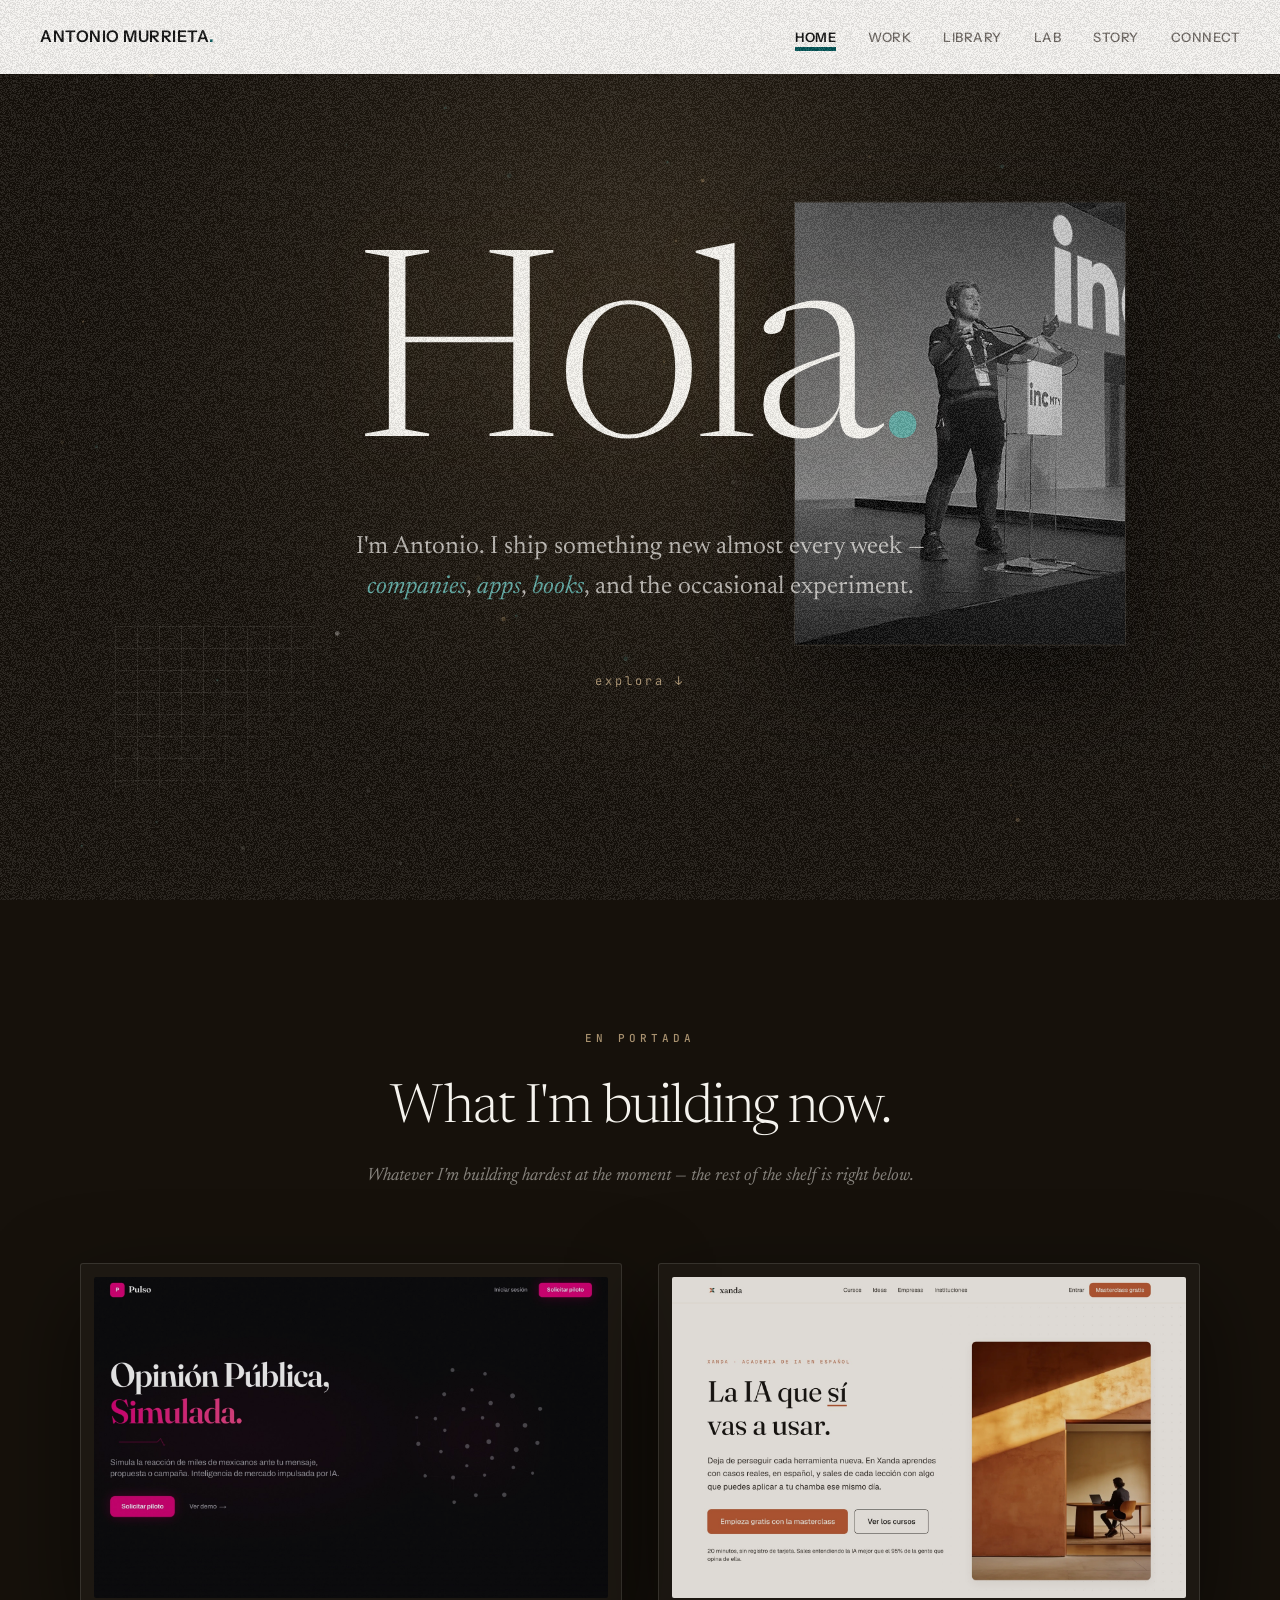
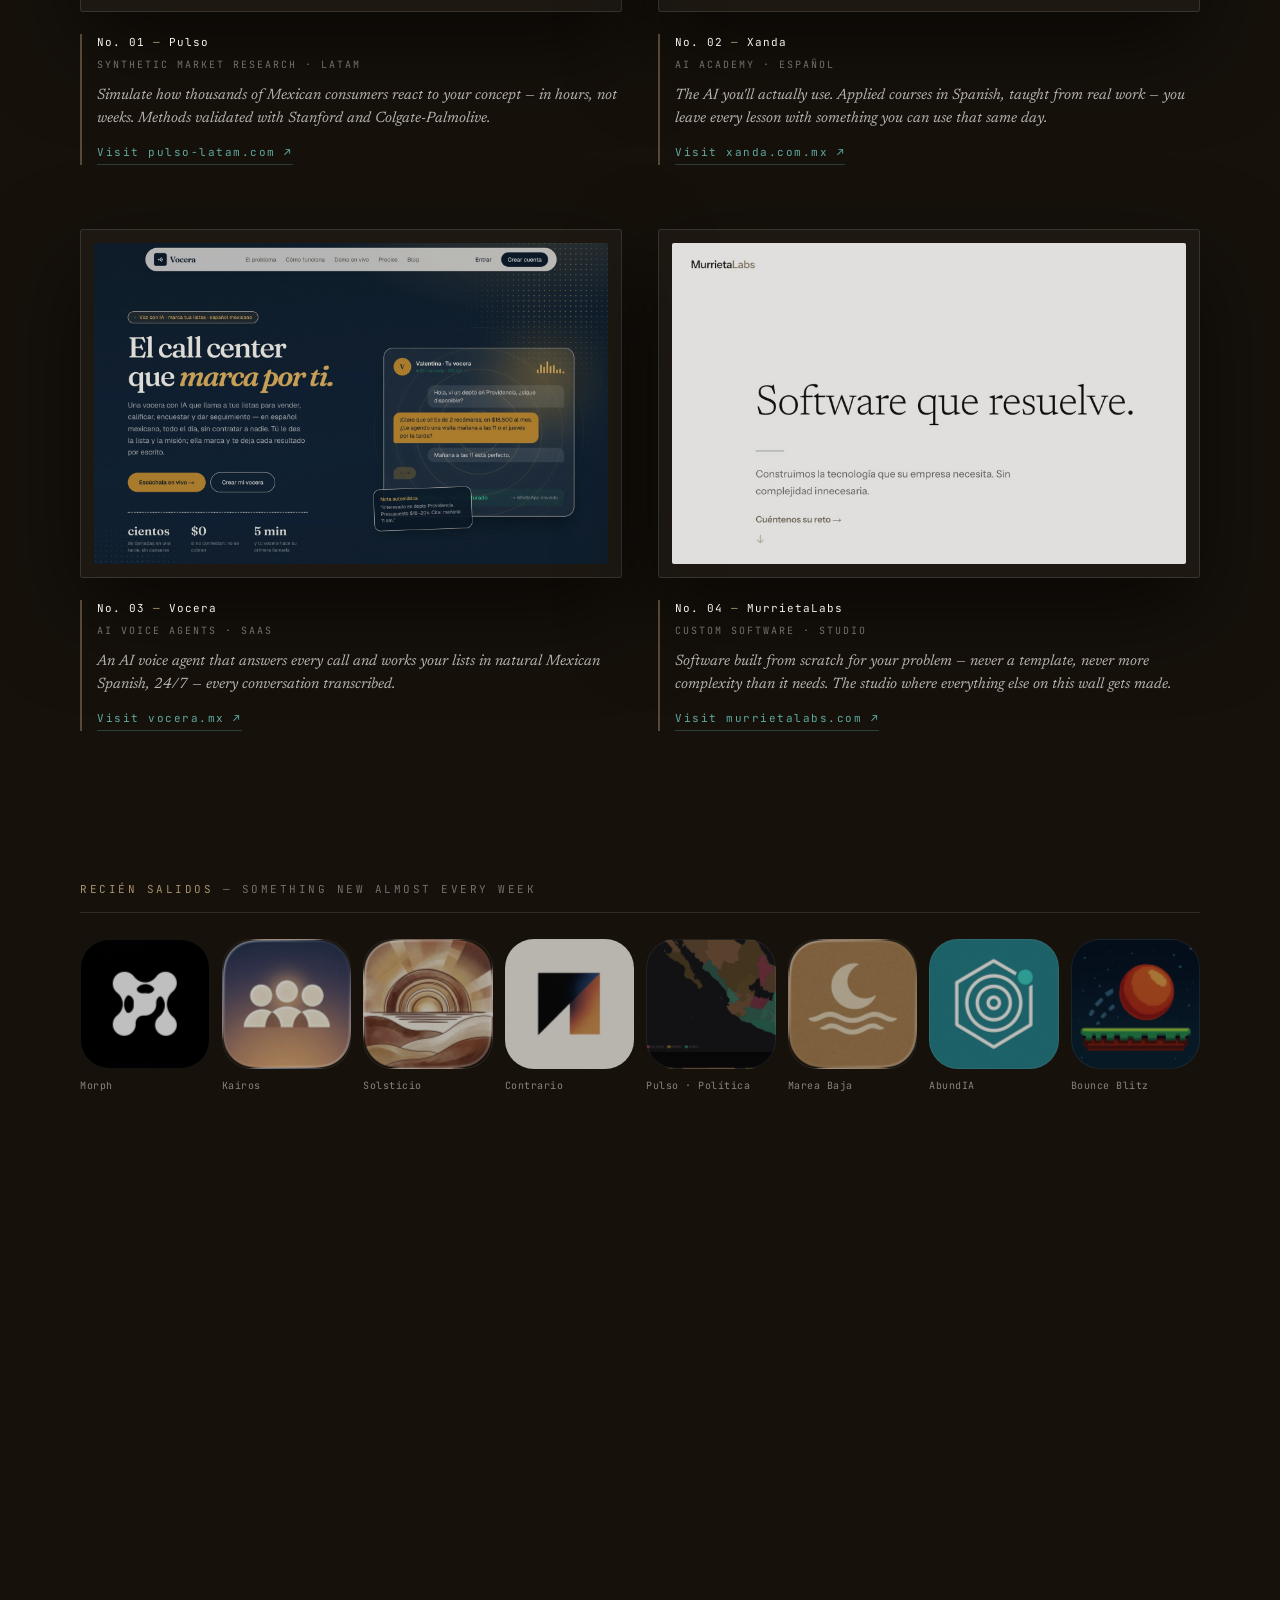
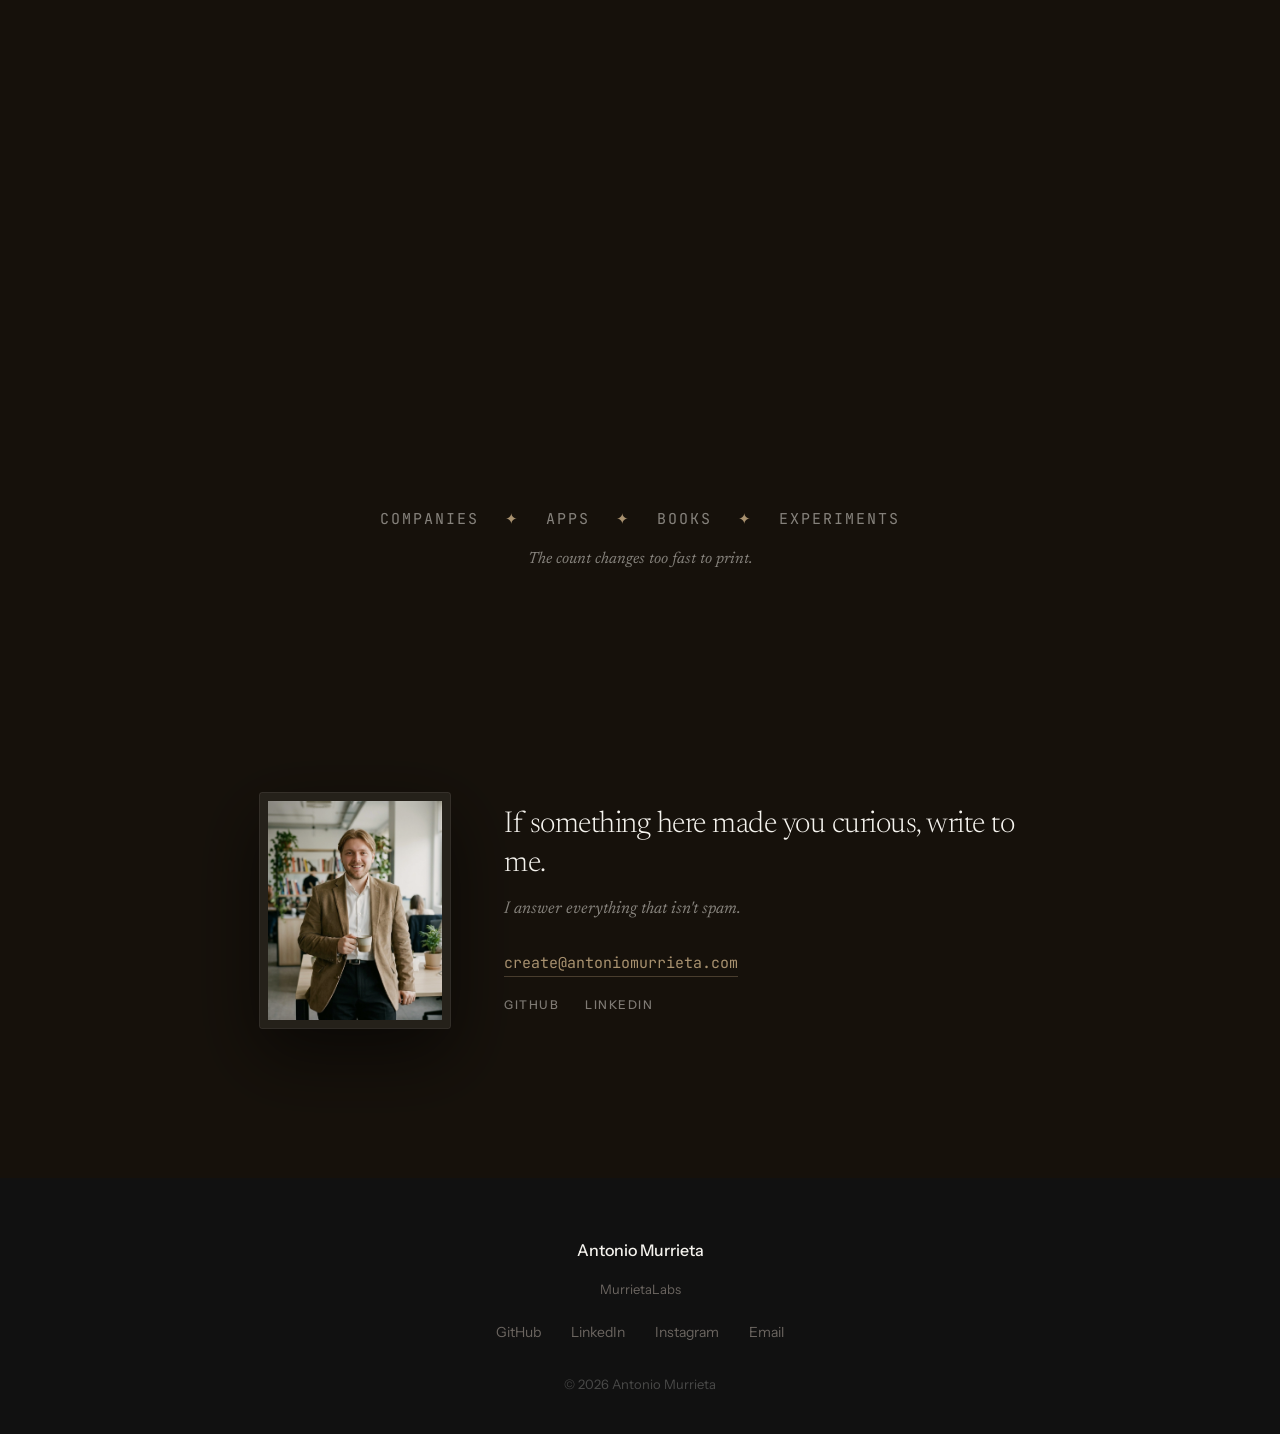
<file: index.html>
<!DOCTYPE html>
<html lang="en">
<head>
    <meta charset="UTF-8">
    <meta name="viewport" content="width=device-width, initial-scale=1.0">
    <link rel="icon" href="favicon.svg" type="image/svg+xml">
    <link rel="icon" href="favicon-32x32.png" sizes="32x32" type="image/png">
    <link rel="icon" href="favicon-16x16.png" sizes="16x16" type="image/png">
    <link rel="apple-touch-icon" href="apple-touch-icon.png">
    <link rel="manifest" href="site.webmanifest">
    <title>Antonio Murrieta — Builder, Entrepreneur & Author from Mexico City</title>
    <meta name="description" content="Antonio Murrieta is a builder and entrepreneur from Mexico City shipping iOS apps, AI products (Pulso, Xanda, Vocera), and books. 21 apps shipped, MIT-backed research, Stanford alum.">
    <meta name="author" content="Antonio Murrieta">
    <meta name="robots" content="index, follow, max-image-preview:large">
    <link rel="canonical" href="https://antoniomurrieta.com/">
    <meta name="keywords" content="Antonio Murrieta, Carlos Antonio Murrieta, MurrietaLabs, iOS developer Mexico, AI products, Pulso, Xanda, Vocera, builder, entrepreneur">

    <!-- Open Graph -->
    <meta property="og:title" content="Antonio Murrieta — Builder, Entrepreneur & Author">
    <meta property="og:description" content="Builder and entrepreneur from Mexico City. Now building Pulso, Xanda, and Vocera — plus 21 shipped apps and 3 published books, all under one roof.">
    <meta property="og:type" content="website">
    <meta property="og:url" content="https://antoniomurrieta.com/">
    <meta property="og:site_name" content="Antonio Murrieta">
    <meta property="og:locale" content="en_US">
    <meta property="og:image" content="https://antoniomurrieta.com/assets/og-image.jpg">
    <meta property="og:image:width" content="1200">
    <meta property="og:image:height" content="630">
    <meta property="og:image:alt" content="Antonio Murrieta — builder, entrepreneur, and author.">

    <!-- Twitter -->
    <meta name="twitter:card" content="summary_large_image">
    <meta name="twitter:title" content="Antonio Murrieta — Builder, Entrepreneur & Author">
    <meta name="twitter:description" content="Builder from Mexico City shipping iOS apps, AI products, and books.">
    <meta name="twitter:image" content="https://antoniomurrieta.com/assets/og-image.jpg">

    <!-- Structured data: Person -->
    <script type="application/ld+json">
    {
        "@context": "https://schema.org",
        "@type": "Person",
        "name": "Antonio Murrieta",
        "alternateName": "Carlos Antonio Murrieta Steinman",
        "url": "https://antoniomurrieta.com/",
        "image": "https://antoniomurrieta.com/assets/og-image.jpg",
        "jobTitle": "Builder & Entrepreneur",
        "description": "Builder and entrepreneur from Mexico City shipping iOS apps, AI products, and books.",
        "worksFor": { "@type": "Organization", "name": "MurrietaLabs", "url": "https://murrietalabs.com" },
        "homeLocation": { "@type": "Place", "name": "Mexico City, Mexico" },
        "alumniOf": [
            { "@type": "EducationalOrganization", "name": "Tecnológico de Monterrey" },
            { "@type": "EducationalOrganization", "name": "Stanford University" }
        ],
        "knowsLanguage": ["Spanish", "English"],
        "sameAs": [
            "https://github.com/Antonio-MS-Coder",
            "https://www.linkedin.com/in/antonio-murrieta",
            "https://instagram.com/tono_cams",
            "https://apps.apple.com/us/developer/carlos-antonio-murrieta-steinman/id1787441282",
            "https://murrietalabs.com"
        ]
    }
    </script>
    <script type="application/ld+json">
    {
        "@context": "https://schema.org",
        "@type": "WebSite",
        "name": "Antonio Murrieta",
        "url": "https://antoniomurrieta.com/"
    }
    </script>

    <link rel="preconnect" href="https://fonts.googleapis.com">
    <link rel="preconnect" href="https://fonts.gstatic.com" crossorigin>
    <link rel="stylesheet" href="https://fonts.googleapis.com/css2?family=Newsreader:ital,opsz,wght@0,6..72,300;0,6..72,400;1,6..72,400&family=Instrument+Sans:wght@400;500;600&family=JetBrains+Mono&display=swap">
    <link rel="stylesheet" href="styles.css">
    <style>
        /* ==========================================================
           THE MUSEUM AT NIGHT
           You arrive after hours. Someone left the lamps on for you.
           ========================================================== */

        :root {
            --night: #16110B;
            --night-2: #1C1610;
            --lamp: #A8916F;
            --lamp-dim: rgba(168, 145, 111, 0.5);
            --teal-bright: #5FA8A2;
            --paper-70: rgba(245, 243, 238, 0.72);
            --paper-50: rgba(245, 243, 238, 0.5);
        }

        body {
            background: var(--night);
        }

        /* Heavy editorial grain — the Library's air, breathed by the whole house */
        body::before {
            content: '';
            position: fixed;
            top: 0;
            left: 0;
            width: 100%;
            height: 100%;
            pointer-events: none;
            z-index: 9999;
            opacity: 0.16;
            background-image: url("data:image/svg+xml,%3Csvg viewBox='0 0 256 256' xmlns='http://www.w3.org/2000/svg'%3E%3Cfilter id='n'%3E%3CfeTurbulence type='fractalNoise' baseFrequency='0.9' numOctaves='4' stitchTiles='stitch'/%3E%3CfeColorMatrix type='saturate' values='0'/%3E%3CfeComponentTransfer%3E%3CfeFuncR type='discrete' tableValues='0 1'/%3E%3CfeFuncG type='discrete' tableValues='0 1'/%3E%3CfeFuncB type='discrete' tableValues='0 1'/%3E%3C/feComponentTransfer%3E%3C/filter%3E%3Crect width='100%25' height='100%25' filter='url(%23n)'/%3E%3C/svg%3E");
            background-repeat: repeat;
            background-size: 180px 180px;
        }

        @media (max-width: 768px) {
            body::before {
                opacity: 0.09;
                background-size: 90px 90px;
            }
        }

        /* =============== 1 · THE ARRIVAL =============== */
        .arrival {
            min-height: 100vh;
            min-height: 100svh;
            display: flex;
            align-items: center;
            justify-content: center;
            text-align: center;
            position: relative;
            overflow: hidden;
            padding: 140px 24px 90px;
        }

        /* the lamp left on */
        .arrival::before {
            content: '';
            position: absolute;
            top: -30%;
            left: 50%;
            transform: translateX(-50%);
            width: 1100px;
            height: 1100px;
            border-radius: 50%;
            background: radial-gradient(circle, rgba(214, 178, 124, 0.13) 0%, rgba(214, 178, 124, 0.04) 40%, transparent 68%);
            pointer-events: none;
        }

        #embers {
            position: absolute;
            top: 0;
            left: 0;
            width: 100%;
            height: 100%;
            pointer-events: none;
        }

        .arrival-content {
            position: relative;
            z-index: 1;
            max-width: 920px;
        }

        /* B&W photo block the title overlaps — editorial collage */
        .arrival-photo {
            position: absolute;
            top: 50%;
            right: clamp(20px, 12vw, 190px);
            transform: translateY(-56%);
            width: clamp(200px, 26vw, 340px);
            z-index: 0;
            margin: 0;
        }

        .arrival-photo img {
            display: block;
            width: 100%;
            aspect-ratio: 3 / 4;
            object-fit: cover;
            object-position: 30% 25%;
            filter: grayscale(1) contrast(1.08) brightness(0.85);
            border: 1px solid rgba(232, 228, 221, 0.14);
            box-shadow: 0 34px 90px rgba(0, 0, 0, 0.55);
        }

        /* grid fragment, like a corner of graph paper left on the desk */
        .arrival-grid {
            position: absolute;
            bottom: 12%;
            left: clamp(12px, 9vw, 150px);
            width: clamp(140px, 16vw, 230px);
            height: clamp(110px, 13vw, 190px);
            z-index: 0;
            opacity: 0.25;
            background-image:
                linear-gradient(rgba(232, 228, 221, 0.35) 1px, transparent 1px),
                linear-gradient(90deg, rgba(232, 228, 221, 0.35) 1px, transparent 1px);
            background-size: 22px 22px;
            mask-image: linear-gradient(135deg, #000 40%, transparent 95%);
            -webkit-mask-image: linear-gradient(135deg, #000 40%, transparent 95%);
        }

        .arrival-title {
            font-family: var(--serif);
            font-size: clamp(110px, 22vw, 260px);
            font-weight: 300;
            letter-spacing: -6px;
            line-height: 0.9;
            color: var(--paper);
            margin-bottom: 36px;
            text-shadow: 0 0 80px rgba(214, 178, 124, 0.12);
        }

        .arrival-title .dot {
            color: var(--teal-bright);
        }

        .arrival-sub {
            font-family: var(--serif);
            font-size: clamp(19px, 2.6vw, 25px);
            line-height: 1.6;
            color: var(--paper-70);
            max-width: 640px;
            margin: 0 auto;
        }

        .arrival-sub .tl {
            color: var(--teal-bright);
            font-style: italic;
        }

        .arrival-cue {
            display: inline-block;
            font-family: var(--mono);
            font-size: 12px;
            letter-spacing: 3px;
            color: var(--lamp);
            margin-top: 64px;
            text-decoration: none;
            animation: cue-float 3.2s ease-in-out infinite;
        }

        @keyframes cue-float {
            0%, 100% { transform: translateY(0); }
            50% { transform: translateY(7px); }
        }

        /* Interactive letters */
        .hero-letter {
            display: inline-block;
            transition: transform 0.4s var(--ease-gentle), text-shadow 0.4s var(--ease-gentle), color 0.4s var(--ease-gentle);
        }

        .hero-letter.lit {
            transition: transform 80ms ease-out, text-shadow 80ms ease-out, color 80ms ease-out;
            transform: translateY(-6px);
            color: #FFF6E8;
            text-shadow: 0 0 34px rgba(214, 178, 124, 0.55);
        }

        /* =============== 2 · NOW SHOWING (lit paintings) =============== */
        .showing {
            padding: 130px 40px 60px;
            position: relative;
        }

        .showing-inner {
            max-width: 1120px;
            margin: 0 auto;
        }

        .night-eyebrow {
            font-family: var(--mono);
            font-size: 11px;
            font-weight: 500;
            text-transform: uppercase;
            letter-spacing: 4px;
            color: var(--lamp);
            text-align: center;
            margin-bottom: 18px;
        }

        .showing-title {
            font-family: var(--serif);
            font-size: clamp(34px, 5vw, 54px);
            font-weight: 300;
            letter-spacing: -1px;
            color: var(--paper);
            text-align: center;
            margin-bottom: 10px;
        }

        .showing-note {
            font-family: var(--serif);
            font-style: italic;
            font-size: 18px;
            color: var(--paper-50);
            text-align: center;
            margin-bottom: 72px;
        }

        .paintings {
            display: grid;
            grid-template-columns: repeat(2, 1fr);
            column-gap: 36px;
            row-gap: 64px;
        }

        .painting {
            display: block;
            text-decoration: none;
        }

        .painting-frame {
            padding: 13px;
            background: rgba(255, 252, 245, 0.03);
            border: 1px solid rgba(232, 228, 221, 0.13);
            border-radius: 3px;
            box-shadow: 0 34px 90px rgba(0, 0, 0, 0.55);
            transition: transform 0.55s var(--ease-snap), box-shadow 0.55s var(--ease-snap), border-color 0.55s var(--ease-snap);
        }

        .painting:hover .painting-frame {
            transform: translateY(-8px);
            border-color: rgba(214, 178, 124, 0.35);
            box-shadow: 0 46px 110px rgba(0, 0, 0, 0.65), 0 0 70px rgba(214, 178, 124, 0.10);
        }

        .painting-img {
            aspect-ratio: 16 / 10;
            background-size: cover;
            background-position: center top;
            border-radius: 2px;
            filter: brightness(0.9) saturate(0.95);
            transition: filter 0.55s var(--ease-snap);
        }

        .painting:hover .painting-img {
            filter: brightness(1.04) saturate(1);
        }

        .painting-plaque {
            margin-top: 22px;
            border-left: 2px solid rgba(168, 145, 111, 0.45);
            padding-left: 15px;
        }

        .pp-id {
            font-family: var(--mono);
            font-size: 11px;
            letter-spacing: 1px;
            color: var(--paper);
        }

        .pp-id .accent { color: var(--lamp); }

        .pp-medium {
            font-family: var(--mono);
            font-size: 10px;
            text-transform: uppercase;
            letter-spacing: 2px;
            color: rgba(232, 228, 221, 0.45);
            margin-top: 5px;
        }

        .pp-note {
            font-family: var(--serif);
            font-style: italic;
            font-size: 15px;
            line-height: 1.55;
            color: var(--paper-70);
            margin-top: 11px;
        }

        .pp-cta {
            display: inline-block;
            font-family: var(--mono);
            font-size: 11px;
            letter-spacing: 1.5px;
            color: var(--teal-bright);
            margin-top: 14px;
            border-bottom: 1px solid rgba(95, 168, 162, 0.3);
            padding-bottom: 2px;
            transition: border-color 0.3s var(--ease-snap);
        }

        .painting:hover .pp-cta {
            border-bottom-color: var(--teal-bright);
        }

        /* =============== 2b · RECIÉN SALIDOS (contact sheet) =============== */
        .releases {
            padding: 90px 40px 40px;
        }

        .releases-inner {
            max-width: 1120px;
            margin: 0 auto;
        }

        .releases-head {
            font-family: var(--mono);
            font-size: 11px;
            letter-spacing: 2.5px;
            text-transform: uppercase;
            color: rgba(232, 228, 221, 0.45);
            border-bottom: 1px solid rgba(232, 228, 221, 0.12);
            padding-bottom: 14px;
            margin-bottom: 26px;
        }

        .releases-head span {
            color: var(--lamp);
        }

        .releases-strip {
            display: grid;
            grid-template-columns: repeat(8, 1fr);
            gap: 12px;
        }

        .release {
            display: block;
            text-decoration: none;
        }

        .release-img {
            aspect-ratio: 1 / 1;
            background-size: cover;
            background-position: center;
            border-radius: 22.37%;
            border: 1px solid rgba(232, 228, 221, 0.1);
            filter: grayscale(0.35) brightness(0.75);
            transition: filter 0.45s var(--ease-snap), transform 0.45s var(--ease-snap);
        }

        .release:hover .release-img {
            filter: grayscale(0) brightness(1);
            transform: translateY(-4px);
        }

        .release-name {
            font-family: var(--mono);
            font-size: 10px;
            letter-spacing: 0.5px;
            color: rgba(232, 228, 221, 0.55);
            margin-top: 9px;
            white-space: nowrap;
            overflow: hidden;
            text-overflow: ellipsis;
        }

        .release-name span {
            color: rgba(232, 228, 221, 0.3);
        }

        .release:hover .release-name {
            color: var(--paper);
        }

        .releases-more {
            margin-top: 30px;
            text-align: right;
        }

        .releases-more a {
            font-family: var(--serif);
            font-style: italic;
            font-size: 16px;
            color: var(--teal-bright);
            text-decoration: none;
            border-bottom: 1px solid rgba(95, 168, 162, 0.3);
            padding-bottom: 2px;
            transition: border-color 0.3s var(--ease-snap);
        }

        .releases-more a:hover {
            border-bottom-color: var(--teal-bright);
        }

        /* =============== 3 · THE CORRIDOR (pick a room) =============== */
        .corridor {
            padding: 120px 40px 60px;
        }

        .corridor-inner {
            max-width: 1200px;
            margin: 0 auto;
        }

        .doors {
            display: grid;
            grid-template-columns: repeat(4, 1fr);
            gap: 18px;
            margin-top: 64px;
        }

        .door {
            position: relative;
            display: block;
            height: 440px;
            border-radius: 5px;
            overflow: hidden;
            text-decoration: none;
            border: 1px solid rgba(232, 228, 221, 0.09);
            transition: border-color 0.5s var(--ease-snap);
        }

        .door:hover {
            border-color: rgba(214, 178, 124, 0.4);
        }

        .door-bg {
            position: absolute;
            inset: 0;
            background-size: cover;
            background-position: center;
            filter: brightness(0.58) saturate(0.9);
            transform: scale(1.02);
            transition: filter 0.6s var(--ease-overlay), transform 0.9s var(--ease-overlay);
        }

        .door:hover .door-bg {
            filter: brightness(0.88) saturate(1);
            transform: scale(1.07);
        }

        .door-bg canvas {
            width: 100%;
            height: 100%;
            display: block;
        }

        /* books fanned inside the reading-room door */
        .door-books {
            position: absolute;
            inset: 0;
            background: #14100A;
        }

        .door-books img {
            position: absolute;
            width: 58%;
            border-radius: 2px;
            box-shadow: 0 14px 40px rgba(0, 0, 0, 0.6);
            filter: brightness(0.82);
            transition: filter 0.6s var(--ease-overlay);
        }

        .door:hover .door-books img {
            filter: brightness(0.95);
        }

        .door-books img:nth-child(1) { top: 9%; left: 6%; transform: rotate(-7deg); }
        .door-books img:nth-child(2) { top: 26%; left: 32%; transform: rotate(4deg); }
        .door-books img:nth-child(3) { top: 47%; left: 12%; transform: rotate(-3deg); }

        .door-scrim {
            position: absolute;
            inset: 0;
            background: linear-gradient(180deg, rgba(22, 17, 11, 0.05) 0%, rgba(22, 17, 11, 0.45) 58%, rgba(22, 17, 11, 0.9) 100%);
        }

        .door-label {
            position: absolute;
            left: 0;
            right: 0;
            bottom: 0;
            padding: 26px 24px;
            z-index: 1;
        }

        .door-no {
            font-family: var(--mono);
            font-size: 10px;
            letter-spacing: 3px;
            text-transform: uppercase;
            color: var(--lamp);
            margin-bottom: 10px;
        }

        .door-name {
            font-family: var(--serif);
            font-size: 27px;
            font-weight: 300;
            letter-spacing: -0.5px;
            color: var(--paper);
            margin-bottom: 8px;
            transition: transform 0.5s var(--ease-snap);
        }

        .door:hover .door-name {
            transform: translateX(6px);
        }

        .door-lure {
            font-family: var(--serif);
            font-style: italic;
            font-size: 14px;
            line-height: 1.5;
            color: rgba(232, 228, 221, 0.6);
        }

        .door-cta {
            display: inline-block;
            font-family: var(--mono);
            font-size: 10px;
            letter-spacing: 2px;
            text-transform: uppercase;
            color: var(--teal-bright);
            margin-top: 12px;
            opacity: 0;
            transform: translateY(8px);
            transition: opacity 0.4s var(--ease-snap), transform 0.4s var(--ease-snap);
        }

        .door:hover .door-cta {
            opacity: 1;
            transform: translateY(0);
        }

        /* =============== 4 · THE LEDGER =============== */
        .ledger {
            padding: 110px 40px;
            text-align: center;
        }

        .ledger-line {
            font-family: var(--mono);
            font-size: clamp(12px, 1.6vw, 15px);
            letter-spacing: 2px;
            text-transform: uppercase;
            color: var(--paper-50);
        }

        .ledger-line .num {
            color: var(--paper);
            font-size: clamp(15px, 2vw, 19px);
        }

        .ledger-line .sep {
            color: var(--lamp);
            margin: 0 clamp(10px, 2.5vw, 26px);
        }

        .ledger-sub {
            font-family: var(--serif);
            font-style: italic;
            font-size: 16px;
            color: var(--paper-50);
            margin-top: 16px;
        }

        /* =============== 5 · THE GUESTBOOK =============== */
        .visit {
            padding: 110px 40px 150px;
        }

        .visit-inner {
            max-width: 760px;
            margin: 0 auto;
            display: flex;
            align-items: center;
            gap: 54px;
        }

        .visit-portrait {
            width: 190px;
            height: 235px;
            object-fit: cover;
            object-position: 50% 22%;
            flex-shrink: 0;
            border: 8px solid rgba(245, 243, 238, 0.07);
            outline: 1px solid rgba(232, 228, 221, 0.16);
            border-radius: 2px;
            box-shadow: 0 26px 70px rgba(0, 0, 0, 0.55);
            filter: brightness(0.92) sepia(0.08);
        }

        .visit-line {
            font-family: var(--serif);
            font-size: clamp(24px, 3.4vw, 30px);
            font-weight: 300;
            letter-spacing: -0.5px;
            line-height: 1.3;
            color: var(--paper);
        }

        .visit-sub {
            font-family: var(--serif);
            font-style: italic;
            font-size: 17px;
            color: var(--paper-50);
            margin: 12px 0 26px;
        }

        .visit-email {
            font-family: var(--mono);
            font-size: 15px;
            color: var(--lamp);
            text-decoration: none;
            border-bottom: 1px solid rgba(168, 145, 111, 0.35);
            padding-bottom: 3px;
            transition: border-color 0.3s var(--ease-snap), color 0.3s var(--ease-snap);
        }

        .visit-email:hover {
            color: #C8AE85;
            border-bottom-color: #C8AE85;
        }

        .visit-links {
            margin-top: 20px;
            display: flex;
            gap: 26px;
        }

        .visit-links a {
            font-family: var(--sans);
            font-size: 12px;
            font-weight: 500;
            letter-spacing: 1.5px;
            text-transform: uppercase;
            color: rgba(232, 228, 221, 0.5);
            text-decoration: none;
            transition: color 0.3s var(--ease-snap);
        }

        .visit-links a:hover {
            color: var(--teal-bright);
        }

        /* =============== Responsive =============== */
        @media (max-width: 1000px) {
            .doors {
                grid-template-columns: repeat(2, 1fr);
            }
            .door { height: 360px; }
        }

        @media (max-width: 1000px) {
            .releases-strip { grid-template-columns: repeat(4, 1fr); }
            /* two-up gets too narrow to read below this — stack instead */
            .paintings { grid-template-columns: 1fr; gap: 60px; }
        }

        @media (max-width: 768px) {
            .arrival { padding: 120px 20px 70px; }
            .arrival-title { letter-spacing: -3px; }
            .arrival-photo {
                position: relative;
                top: auto;
                right: auto;
                transform: none;
                width: 180px;
                margin: 0 auto 30px;
            }
            .arrival-grid { display: none; }
            .releases { padding: 60px 20px 20px; }
            .releases-strip { grid-template-columns: repeat(4, 1fr); gap: 8px; }
            .release-name { font-size: 9px; }
            .releases-more { text-align: center; }

            .showing { padding: 80px 20px 40px; }

            .corridor { padding: 80px 20px 30px; }
            .doors { gap: 14px; margin-top: 48px; }
            .door { height: 300px; }
            .door-books img { width: 50%; filter: brightness(0.72); }
            .door-label { padding: 18px 16px; }
            .door-name { font-size: 21px; }
            .door-lure { font-size: 13px; }
            .door-cta { display: none; }

            .ledger { padding: 70px 20px; }
            .ledger-line .sep { display: block; opacity: 0; height: 10px; margin: 0; }

            .visit { padding: 70px 20px 100px; }
            .visit-inner { flex-direction: column; text-align: center; gap: 30px; }
            .visit-links { justify-content: center; }
        }
    </style>
</head>
<body>
    <div class="scroll-progress" id="scrollProgress"></div>
    <!-- Navigation -->
    <nav id="navbar">
        <div class="nav-container">
            <a href="index.html" class="logo">ANTONIO MURRIETA</a>
            <ul class="nav-links" id="navLinks">
                <li><a href="index.html" class="active">HOME</a></li>
                <li><a href="work.html">WORK</a></li>
                <li><a href="library.html">LIBRARY</a></li>
                <li><a href="lab.html">LAB</a></li>
                <li><a href="story.html">STORY</a></li>
                <li><a href="connect.html">CONNECT</a></li>
            </ul>
            <button class="menu-toggle" id="menuToggle">
                <span></span>
                <span></span>
                <span></span>
            </button>
        </div>
    </nav>

    <!-- 1 · The Cover -->
    <section class="arrival">
        <canvas id="embers" aria-hidden="true"></canvas>
        <div class="arrival-grid" aria-hidden="true"></div>
        <figure class="arrival-photo" aria-hidden="true">
            <img src="assets/Story_Photos/inc_2.webp" alt="">
        </figure>
        <div class="arrival-content">
            <h1 class="arrival-title" id="arrivalTitle"><span class="hero-word">Hola</span><span class="dot">.</span></h1>
            <p class="arrival-sub">I'm Antonio. I ship something new almost every week &mdash; <span class="tl">companies</span>, <span class="tl">apps</span>, <span class="tl">books</span>, and the occasional experiment.</p>
            <a class="arrival-cue" href="#now-showing">explora &darr;</a>
        </div>
    </section>

    <!-- 2 · Now Showing -->
    <section class="showing" id="now-showing">
        <div class="showing-inner">
            <p class="night-eyebrow reveal">En portada</p>
            <h2 class="showing-title reveal">What I'm building now.</h2>
            <p class="showing-note reveal">Whatever I'm building hardest at the moment &mdash; the rest of the shelf is right below.</p>

            <div class="paintings reveal-stagger">
                <a href="https://pulso-latam.com" target="_blank" rel="noopener" class="painting reveal">
                    <div class="painting-frame">
                        <div class="painting-img" style="background-image: url('assets/Work_Covers/Pulso.jpg')"></div>
                    </div>
                    <div class="painting-plaque">
                        <p class="pp-id">No. 01 <span class="accent">&mdash;</span> Pulso</p>
                        <p class="pp-medium">Synthetic market research &middot; LATAM</p>
                        <p class="pp-note">Simulate how thousands of Mexican consumers react to your concept &mdash; in hours, not weeks. Methods validated with Stanford and Colgate-Palmolive.</p>
                        <span class="pp-cta">Visit pulso-latam.com &#8599;</span>
                    </div>
                </a>

                <a href="https://xanda.com.mx" target="_blank" rel="noopener" class="painting reveal">
                    <div class="painting-frame">
                        <div class="painting-img" style="background-image: url('assets/Work_Covers/Xanda.jpg')"></div>
                    </div>
                    <div class="painting-plaque">
                        <p class="pp-id">No. 02 <span class="accent">&mdash;</span> Xanda</p>
                        <p class="pp-medium">AI academy &middot; espa&ntilde;ol</p>
                        <p class="pp-note">The AI you'll actually use. Applied courses in Spanish, taught from real work &mdash; you leave every lesson with something you can use that same day.</p>
                        <span class="pp-cta">Visit xanda.com.mx &#8599;</span>
                    </div>
                </a>

                <a href="https://vocera.mx" target="_blank" rel="noopener" class="painting reveal">
                    <div class="painting-frame">
                        <div class="painting-img" style="background-image: url('assets/Work_Covers/Vocera.jpg')"></div>
                    </div>
                    <div class="painting-plaque">
                        <p class="pp-id">No. 03 <span class="accent">&mdash;</span> Vocera</p>
                        <p class="pp-medium">AI voice agents &middot; SaaS</p>
                        <p class="pp-note">An AI voice agent that answers every call and works your lists in natural Mexican Spanish, 24/7 &mdash; every conversation transcribed.</p>
                        <span class="pp-cta">Visit vocera.mx &#8599;</span>
                    </div>
                </a>

                <a href="https://murrietalabs.com" target="_blank" rel="noopener" class="painting reveal">
                    <div class="painting-frame">
                        <div class="painting-img" style="background-image: url('assets/Work_Covers/MurrietaLabs.jpg')"></div>
                    </div>
                    <div class="painting-plaque">
                        <p class="pp-id">No. 04 <span class="accent">&mdash;</span> MurrietaLabs</p>
                        <p class="pp-medium">Custom software &middot; studio</p>
                        <p class="pp-note">Software built from scratch for your problem &mdash; never a template, never more complexity than it needs. The studio where everything else on this wall gets made.</p>
                        <span class="pp-cta">Visit murrietalabs.com &#8599;</span>
                    </div>
                </a>
            </div>
        </div>
    </section>

    <!-- 2b · Recién salidos -->
    <section class="releases">
        <div class="releases-inner">
            <p class="releases-head reveal"><span>Reci&eacute;n salidos</span> &mdash; something new almost every week</p>
            <div class="releases-strip reveal-stagger">
                <a href="work.html#morph" class="release reveal">
                    <div class="release-img" style="background-image: url('assets/Work_Covers/Morph.webp')"></div>
                    <p class="release-name">Morph</p>
                </a>
                <a href="work.html#kairos" class="release reveal">
                    <div class="release-img" style="background-image: url('assets/Work_Covers/Kairos.webp')"></div>
                    <p class="release-name">Kairos</p>
                </a>
                <a href="work.html" class="release reveal">
                    <div class="release-img" style="background-image: url('assets/Work_Covers/Solsticio.webp')"></div>
                    <p class="release-name">Solsticio</p>
                </a>
                <a href="work.html#contrario" class="release reveal">
                    <div class="release-img" style="background-image: url('assets/Work_Covers/Contrario.webp')"></div>
                    <p class="release-name">Contrario</p>
                </a>
                <a href="work.html" class="release reveal">
                    <div class="release-img" style="background-image: url('assets/Work_Covers/Pulso_Politica.jpg'); background-position: 6% center;"></div>
                    <p class="release-name">Pulso &middot; Pol&iacute;tica</p>
                </a>
                <a href="work.html" class="release reveal">
                    <div class="release-img" style="background-image: url('assets/Work_Covers/Marea_Baja.webp')"></div>
                    <p class="release-name">Marea Baja</p>
                </a>
                <a href="work.html#abundia" class="release reveal">
                    <div class="release-img" style="background-image: url('assets/Work_Covers/Abundia.webp')"></div>
                    <p class="release-name">AbundIA</p>
                </a>
                <a href="work.html" class="release reveal">
                    <div class="release-img" style="background-image: url('assets/Work_Covers/Bounce_Blitz.webp')"></div>
                    <p class="release-name">Bounce Blitz</p>
                </a>
            </div>
            <p class="releases-more reveal"><a href="work.html">See everything I've shipped &rarr;</a></p>
        </div>
    </section>

    <!-- 3 · The Corridor -->
    <section class="corridor">
        <div class="corridor-inner">
            <p class="night-eyebrow reveal">&Iacute;ndice</p>
            <h2 class="showing-title reveal">Four sections. All open.</h2>

            <div class="doors reveal-stagger">
                <a href="work.html" class="door reveal">
                    <div class="door-bg" style="background-image: url('assets/Work_Covers/LCK-1.webp')"></div>
                    <div class="door-scrim"></div>
                    <div class="door-label">
                        <p class="door-no">01</p>
                        <p class="door-name">Work</p>
                        <p class="door-lure">Everything I've shipped, hung and labeled.</p>
                        <span class="door-cta">Enter &rarr;</span>
                    </div>
                </a>

                <a href="lab.html" class="door reveal">
                    <div class="door-bg"><canvas id="doorWaves" width="400" height="620"></canvas></div>
                    <div class="door-scrim"></div>
                    <div class="door-label">
                        <p class="door-no">02</p>
                        <p class="door-name">Lab</p>
                        <p class="door-lure">The one room where you're allowed to touch.</p>
                        <span class="door-cta">Enter &rarr;</span>
                    </div>
                </a>

                <a href="library.html" class="door reveal">
                    <div class="door-books" aria-hidden="true">
                        <img src="book-covers/2025/18 Invent and wander.webp" alt="" loading="lazy">
                        <img src="book-covers/2025/14 La Sombra del viento.webp" alt="" loading="lazy">
                        <img src="book-covers/2025/1 El camino de YC.webp" alt="" loading="lazy">
                    </div>
                    <div class="door-scrim"></div>
                    <div class="door-label">
                        <p class="door-no">03</p>
                        <p class="door-name">Library</p>
                        <p class="door-lure">157 books, notes on every one. The lights are low.</p>
                        <span class="door-cta">Enter &rarr;</span>
                    </div>
                </a>

                <a href="story.html" class="door reveal">
                    <div class="door-bg" style="background-image: url('assets/Story_Photos/stanford_1.webp')"></div>
                    <div class="door-scrim"></div>
                    <div class="door-label">
                        <p class="door-no">04</p>
                        <p class="door-name">Story</p>
                        <p class="door-lure">The long way here, told short.</p>
                        <span class="door-cta">Enter &rarr;</span>
                    </div>
                </a>
            </div>
        </div>
    </section>

    <!-- 4 · The Ledger -->
    <section class="ledger">
        <p class="ledger-line reveal">companies<span class="sep">&#10022;</span>apps<span class="sep">&#10022;</span>books<span class="sep">&#10022;</span>experiments</p>
        <p class="ledger-sub reveal">The count changes too fast to print.</p>
    </section>

    <!-- 5 · The Guestbook -->
    <section class="visit">
        <div class="visit-inner reveal">
            <img class="visit-portrait" src="assets/Story_Photos/portrait_coffee.jpg" alt="Antonio Murrieta">
            <div>
                <p class="visit-line">If something here made you curious, write to me.</p>
                <p class="visit-sub">I answer everything that isn't spam.</p>
                <a class="visit-email" href="mailto:create@antoniomurrieta.com">create@antoniomurrieta.com</a>
                <div class="visit-links">
                    <a href="https://github.com/Antonio-MS-Coder" target="_blank" rel="noopener">GitHub</a>
                    <a href="https://www.linkedin.com/in/antonio-murrieta" target="_blank" rel="noopener">LinkedIn</a>
                </div>
            </div>
        </div>
    </section>

    <!-- Footer -->
    <footer>
        <div class="footer-content">
            <p class="footer-brand">Antonio Murrieta</p>
            <div class="footer-studio">
                <a href="https://murrietalabs.com" target="_blank">MurrietaLabs</a>
            </div>
            <div class="footer-links">
                <a href="https://github.com/Antonio-MS-Coder" target="_blank">GitHub</a>
                <a href="https://www.linkedin.com/in/antonio-murrieta" target="_blank">LinkedIn</a>
                <a href="https://instagram.com/tono_cams" target="_blank">Instagram</a>
                <a href="mailto:carlosantonio.murrieta@gmail.com,create@antoniomurrieta.com">Email</a>
            </div>
            <p class="footer-copyright">&copy; 2026 Antonio Murrieta</p>
        </div>
    </footer>

    <script>
        var prefersReducedMotion = window.matchMedia('(prefers-reduced-motion: reduce)').matches;

        // --- Interactive "Hola." letters: lit by cursor proximity ---
        (function() {
            var word = document.querySelector('#arrivalTitle .hero-word');
            if (!word) return;
            var text = word.textContent;
            word.textContent = '';
            for (var i = 0; i < text.length; i++) {
                var el = document.createElement('span');
                el.textContent = text[i];
                el.className = 'hero-letter';
                word.appendChild(el);
            }
            if (prefersReducedMotion || 'ontouchstart' in window) {
                // mobile: a slow wave of lamplight passes through the letters
                if (!prefersReducedMotion) {
                    var letters = word.querySelectorAll('.hero-letter');
                    var idx = 0;
                    setInterval(function() {
                        letters.forEach(function(l) { l.classList.remove('lit'); });
                        letters[idx % letters.length].classList.add('lit');
                        idx++;
                    }, 900);
                }
                return;
            }

            var title = document.getElementById('arrivalTitle');
            var letters = word.querySelectorAll('.hero-letter');
            var rafId = null;
            document.querySelector('.arrival').addEventListener('mousemove', function(e) {
                if (rafId) return;
                rafId = requestAnimationFrame(function() {
                    letters.forEach(function(letter) {
                        var rect = letter.getBoundingClientRect();
                        var cx = rect.left + rect.width / 2;
                        var cy = rect.top + rect.height / 2;
                        var dist = Math.hypot(e.clientX - cx, e.clientY - cy);
                        letter.classList.toggle('lit', dist < 130);
                    });
                    rafId = null;
                });
            });
            document.querySelector('.arrival').addEventListener('mouseleave', function() {
                letters.forEach(function(l) { l.classList.remove('lit'); });
            });
        })();

        // --- Embers: warm dust drifting in the lamplight ---
        (function() {
            var canvas = document.getElementById('embers');
            if (!canvas) return;
            if (prefersReducedMotion) { canvas.remove(); return; }

            var ctx = canvas.getContext('2d');
            var host = canvas.parentElement;
            var W = 0, H = 0, motes = [], visible = true;
            var mx = -9999, my = -9999;

            function size() {
                W = canvas.width = host.offsetWidth;
                H = canvas.height = host.offsetHeight;
            }
            size();
            window.addEventListener('resize', size);

            // ember gold, paper, teal
            var tints = [
                { c: '214, 178, 124', glow: true },
                { c: '245, 243, 238', glow: false },
                { c: '95, 168, 162', glow: true }
            ];
            for (var i = 0; i < 52; i++) {
                var t = tints[i % 3];
                motes.push({
                    x: Math.random(), y: Math.random(),
                    r: 0.7 + Math.random() * 1.8,
                    a: 0.10 + Math.random() * 0.30,
                    vx: (Math.random() - 0.5) * 0.00013,
                    vy: -0.00007 - Math.random() * 0.00016,
                    sway: Math.random() * Math.PI * 2,
                    tint: t.c,
                    glow: t.glow,
                    tw: 0.5 + Math.random() * 1.5
                });
            }

            host.addEventListener('mousemove', function(e) {
                var rect = host.getBoundingClientRect();
                mx = e.clientX - rect.left;
                my = e.clientY - rect.top;
            });
            host.addEventListener('mouseleave', function() { mx = -9999; my = -9999; });

            new IntersectionObserver(function(entries) {
                visible = entries[0].isIntersecting;
            }, { threshold: 0 }).observe(host);

            var t = 0;
            (function loop() {
                if (visible) {
                    t += 0.008;
                    ctx.clearRect(0, 0, W, H);
                    for (var i = 0; i < motes.length; i++) {
                        var m = motes[i];
                        m.x += m.vx + Math.sin(t + m.sway) * 0.00005;
                        m.y += m.vy;
                        if (m.y < -0.02) { m.y = 1.02; m.x = Math.random(); }
                        if (m.x < -0.02) m.x = 1.02;
                        if (m.x > 1.02) m.x = -0.02;

                        var px = m.x * W, py = m.y * H;
                        var dx = px - mx, dy = py - my;
                        var d2 = dx * dx + dy * dy;
                        if (d2 < 14400) {
                            var d = Math.sqrt(d2) || 1;
                            var push = (120 - d) / 120;
                            px += (dx / d) * push * 16;
                            py += (dy / d) * push * 16;
                        }

                        var alpha = m.a * (0.7 + 0.3 * Math.sin(t * m.tw + m.sway));
                        if (m.glow) {
                            ctx.shadowBlur = 9;
                            ctx.shadowColor = 'rgba(' + m.tint + ', 0.8)';
                        }
                        ctx.beginPath();
                        ctx.arc(px, py, m.r, 0, Math.PI * 2);
                        ctx.fillStyle = 'rgba(' + m.tint + ', ' + alpha + ')';
                        ctx.fill();
                        ctx.shadowBlur = 0;
                    }
                }
                requestAnimationFrame(loop);
            })();
        })();

        // --- Workshop door: live teal tides behind the glass ---
        (function() {
            var canvas = document.getElementById('doorWaves');
            if (!canvas) return;
            var ctx = canvas.getContext('2d');
            var W = canvas.width, H = canvas.height;
            var visible = true, t = 0;

            new IntersectionObserver(function(entries) {
                visible = entries[0].isIntersecting;
            }, { threshold: 0 }).observe(canvas);

            var strokes = [
                { c: 'rgba(95, 168, 162, 0.75)', w: 1.6, f: 0.016, amp: 34, sp: 1.0 },
                { c: 'rgba(245, 243, 238, 0.5)', w: 1.1, f: 0.021, amp: 26, sp: 0.7 },
                { c: 'rgba(168, 145, 111, 0.4)', w: 1.0, f: 0.012, amp: 44, sp: 0.5 },
                { c: 'rgba(95, 168, 162, 0.3)', w: 0.8, f: 0.027, amp: 20, sp: 1.4 }
            ];

            function frame() {
                if (visible && !prefersReducedMotion) {
                    t += 0.014;
                    ctx.fillStyle = '#100D08';
                    ctx.fillRect(0, 0, W, H);
                    for (var s = 0; s < strokes.length; s++) {
                        var st = strokes[s];
                        ctx.beginPath();
                        ctx.strokeStyle = st.c;
                        ctx.lineWidth = st.w;
                        for (var y = 0; y <= H; y += 3) {
                            var x = W / 2 + Math.sin(y * st.f + t * st.sp + s * 1.7) * st.amp
                                          + Math.sin(y * st.f * 0.4 + t * st.sp * 0.6) * st.amp * 0.5;
                            if (y === 0) ctx.moveTo(x, y); else ctx.lineTo(x, y);
                        }
                        ctx.stroke();
                    }
                }
                requestAnimationFrame(frame);
            }
            if (prefersReducedMotion) {
                t = 8;
                ctx.fillStyle = '#100D08';
                ctx.fillRect(0, 0, W, H);
                for (var s = 0; s < strokes.length; s++) {
                    var st = strokes[s];
                    ctx.beginPath();
                    ctx.strokeStyle = st.c;
                    ctx.lineWidth = st.w;
                    for (var y = 0; y <= H; y += 3) {
                        var x = W / 2 + Math.sin(y * st.f + 8 * st.sp + s * 1.7) * st.amp;
                        if (y === 0) ctx.moveTo(x, y); else ctx.lineTo(x, y);
                    }
                    ctx.stroke();
                }
            } else {
                frame();
            }
        })();

        // --- Scroll progress ---
        var scrollProgress = document.getElementById('scrollProgress');
        var arrivalSection = document.querySelector('.arrival');
        if (scrollProgress && arrivalSection) {
            new IntersectionObserver(function(entries) {
                scrollProgress.classList.toggle('visible', !entries[0].isIntersecting);
            }, { threshold: 0 }).observe(arrivalSection);

            window.addEventListener('scroll', function() {
                var docHeight = document.documentElement.scrollHeight - window.innerHeight;
                if (docHeight > 0) {
                    scrollProgress.style.width = (window.scrollY / docHeight) * 100 + '%';
                }
            });
        }

        // --- Scroll reveal ---
        var reveals = document.querySelectorAll('.reveal');
        var revealObserver = new IntersectionObserver(function(entries) {
            entries.forEach(function(entry) {
                if (entry.isIntersecting) {
                    entry.target.classList.add('revealed');
                    revealObserver.unobserve(entry.target);
                }
            });
        }, { threshold: 0.2 });
        reveals.forEach(function(el) { revealObserver.observe(el); });

        // --- Mobile menu ---
        var menuToggle = document.getElementById('menuToggle');
        var navLinks = document.getElementById('navLinks');
        menuToggle.addEventListener('click', function() {
            menuToggle.classList.toggle('active');
            navLinks.classList.toggle('active');
        });
        navLinks.querySelectorAll('a').forEach(function(link) {
            link.addEventListener('click', function() {
                menuToggle.classList.remove('active');
                navLinks.classList.remove('active');
            });
        });

        // --- Navbar scroll ---
        var navbar = document.getElementById('navbar');
        window.addEventListener('scroll', function() {
            navbar.classList.toggle('scrolled', window.pageYOffset > 50);
        });
    </script>
</body>
</html>
</file>
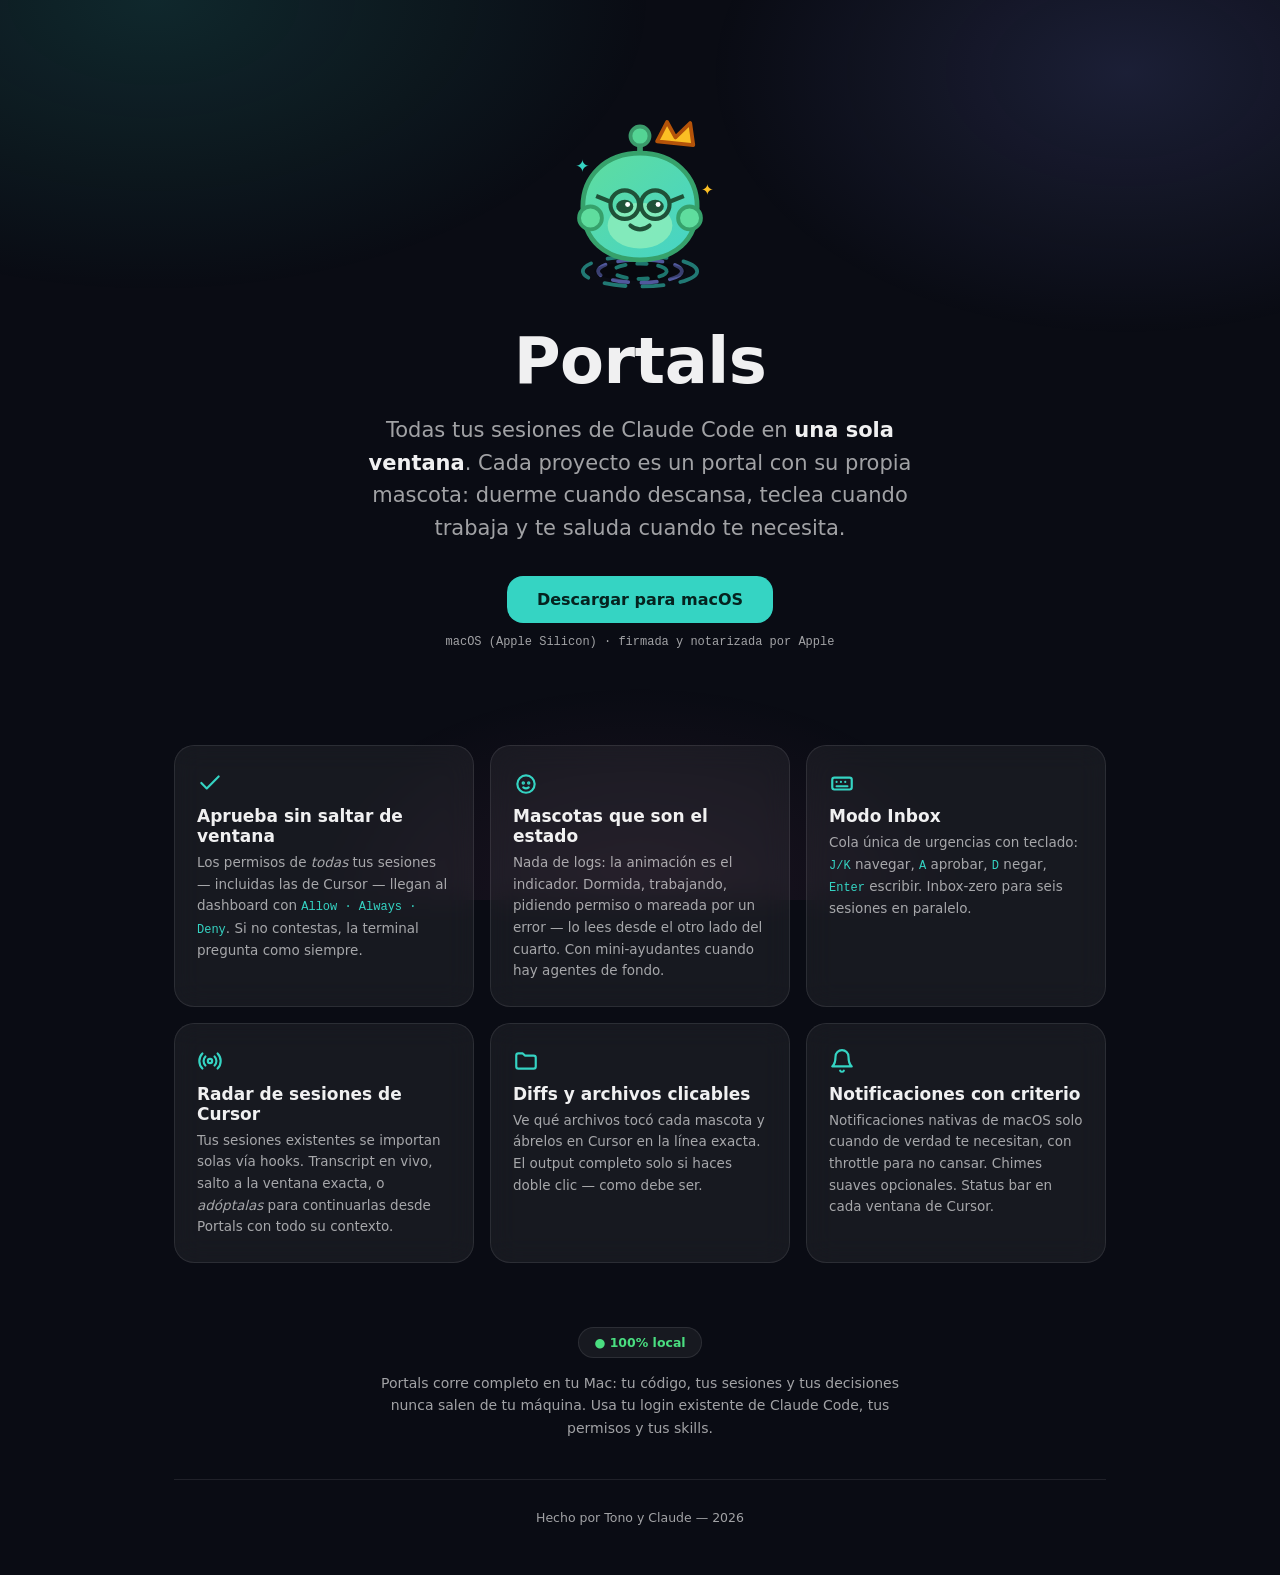
<file: portals/index.html>
<!doctype html>
<html lang="es">
<head>
<meta charset="utf-8">
<meta name="viewport" content="width=device-width, initial-scale=1">
<title>Portals — todas tus sesiones de Claude en una ventana</title>
<meta name="description" content="Mission control para Claude Code: todas tus sesiones en paralelo en una sola ventana. Cada proyecto es un portal con su mascota guardiana — aprueba permisos, prompteá y observa desde un solo lugar.">
<link rel="icon" href="icon.svg">
<meta property="og:type" content="website">
<meta property="og:title" content="Portals — mission control para Claude Code">
<meta property="og:description" content="Todas tus sesiones de Claude Code en una sola ventana. Cada proyecto es un portal con su mascota guardiana.">
<meta property="og:image" content="https://antoniomurrieta.com/portals/logo.png">
<meta property="og:url" content="https://antoniomurrieta.com/portals/">
<meta name="twitter:card" content="summary_large_image">
<meta name="twitter:title" content="Portals — mission control para Claude Code">
<meta name="twitter:description" content="Todas tus sesiones de Claude Code en una sola ventana. Cada proyecto es un portal con su mascota guardiana.">
<meta name="twitter:image" content="https://antoniomurrieta.com/portals/logo.png">
<style>
  :root {
    --bg: #0a0c14; --text: rgba(255,255,255,.94); --text2: rgba(255,255,255,.62);
    --teal: #35d4c3; --amber: #fbbf24; --green: #4ade80;
    --card: rgba(255,255,255,.055); --border: rgba(255,255,255,.09);
    --display: ui-rounded, 'SF Pro Rounded', -apple-system, system-ui, sans-serif;
    --body: -apple-system, system-ui, sans-serif;
    --mono: ui-monospace, 'SF Mono', Menlo, monospace;
  }
  * { margin:0; padding:0; box-sizing:border-box; }
  body { background:var(--bg); color:var(--text); font-family:var(--body); -webkit-font-smoothing:antialiased; overflow-x:hidden; }
  body::before { content:''; position:fixed; inset:0; z-index:-1;
    background: radial-gradient(60% 50% at 12% 0%, rgba(53,212,195,.14), transparent 65%),
                radial-gradient(50% 45% at 88% 8%, rgba(129,140,248,.15), transparent 65%),
                radial-gradient(45% 40% at 50% 100%, rgba(244,114,182,.08), transparent 60%);
    animation: aurora 22s ease-in-out infinite alternate; }
  @keyframes aurora { to { transform: translateX(2%) scale(1.05); } }

  .wrap { max-width: 980px; margin: 0 auto; padding: 0 24px; }
  header { padding: 96px 0 40px; text-align: center; }
  .icon { width: 128px; height: 128px; border-radius: 29px; box-shadow: 0 20px 60px rgba(53,212,195,.25); animation: float 5s ease-in-out infinite; }
  @keyframes float { 50% { transform: translateY(-10px); } }

  /* Living hero mascot — a guardian rising from its portal */
  .hero-pet { width: 200px; height: 200px; display:block; margin: 0 auto; overflow: visible; }
  .hero-pet .body-group { transform-box: fill-box; transform-origin: center; animation: pet-bob 3.4s ease-in-out infinite; }
  @keyframes pet-bob { 50% { transform: translateY(-6px); } }
  .hero-pet .hv { fill:none; stroke-linecap:round; transform-box: fill-box; transform-origin: center; }
  .hero-pet .hv1 { stroke: rgba(53,212,195,.55); stroke-width:2; stroke-dasharray: 11 9; animation: spin 7s linear infinite; }
  .hero-pet .hv2 { stroke: rgba(129,140,248,.6); stroke-width:2; stroke-dasharray: 8 7; animation: spin 5s linear infinite reverse; }
  .hero-pet .hv3 { stroke: rgba(53,212,195,.75); stroke-width:2; stroke-dasharray: 5 6; animation: spin 3.2s linear infinite; }
  .hero-pet .spark { animation: twinkle 2.4s ease-in-out infinite; transform-box: fill-box; transform-origin: center; }
  .hero-pet .spark.s2 { animation-delay: 1.2s; }
  @keyframes twinkle { 0%,100% { opacity:.3; transform: scale(.7); } 50% { opacity:1; transform: scale(1.1); } }
  h1 { font-family: var(--display); font-size: clamp(40px, 7vw, 64px); font-weight: 800; margin-top: 28px; letter-spacing: -.5px; }
  h1 .spin { display:inline-block; animation: spin 14s linear infinite; }
  @keyframes spin { to { transform: rotate(360deg); } }
  .tagline { font-size: clamp(17px, 2.5vw, 21px); color: var(--text2); max-width: 560px; margin: 16px auto 0; line-height: 1.55; }
  .tagline b { color: var(--text); }

  .cta { display:inline-block; margin-top: 32px; font-family: var(--display); font-weight: 800; font-size: 16px;
    background: var(--teal); color:#05231f; padding: 14px 30px; border-radius: 16px; text-decoration:none;
    transition: transform .15s, filter .15s; }
  .cta:hover { transform: translateY(-2px); filter: brightness(1.1); }
  .cta-note { display:block; margin-top: 12px; font-family: var(--mono); font-size: 12px; color: var(--text2); }

  .pets { display:flex; justify-content:center; gap: 10px; margin-top: 48px; }
  .pet { font-size: 34px; animation: bob 1.4s ease-in-out infinite; }
  .pet:nth-child(2) { animation-delay: .2s } .pet:nth-child(3) { animation-delay: .4s }
  .pet:nth-child(4) { animation-delay: .6s } .pet:nth-child(5) { animation-delay: .8s }
  @keyframes bob { 50% { transform: translateY(-6px); } }

  .grid { display:grid; grid-template-columns: repeat(auto-fit, minmax(260px, 1fr)); gap: 16px; padding: 56px 0 40px; }
  .feature { background: var(--card); border: 1px solid var(--border); border-radius: 20px; padding: 24px 22px;
    backdrop-filter: blur(14px); }
  .feature .ficon svg { display:block; } .icon { border-radius: 24px; }
  .feature h3 { font-family: var(--display); font-size: 17px; font-weight: 800; margin: 10px 0 6px; }
  .feature p { font-size: 13.5px; color: var(--text2); line-height: 1.6; }
  .feature p code { font-family: var(--mono); font-size: 12px; color: var(--teal); }

  .privacy { text-align:center; padding: 24px 0 40px; }
  .privacy p { font-size: 14px; color: var(--text2); max-width: 520px; margin: 0 auto; line-height: 1.6; }
  .badge { display:inline-flex; align-items:center; gap:7px; font-family: var(--display); font-size: 12.5px; font-weight:700;
    border:1px solid var(--border); background: var(--card); border-radius: 999px; padding: 7px 15px; margin-bottom: 14px; color: var(--green); }

  footer { text-align:center; padding: 30px 0 50px; font-size: 12.5px; color: var(--text2); border-top: 1px solid var(--border); }
</style>
</head>
<body>
  <div class="wrap">
    <header>
      <svg class="hero-pet" viewBox="0 0 100 105" role="img" aria-label="La mascota guardiana de Portals saliendo de su portal">
        <!-- portal vortex -->
        <g>
          <ellipse class="hv hv1" cx="50" cy="92" rx="30" ry="8"/>
          <ellipse class="hv hv2" cx="50" cy="92" rx="22" ry="6"/>
          <ellipse class="hv hv3" cx="50" cy="92" rx="14" ry="4"/>
        </g>
        <ellipse cx="50" cy="92" rx="24" ry="5" fill="rgba(0,0,0,0.28)"/>
        <g class="body-group">
          <!-- crown (fable flagship) -->
          <path d="M60 26 L63 15 L69 22 L75 13 L79 24 Z" fill="#fbbf24" stroke="#b45309" stroke-width="2" stroke-linejoin="round" transform="rotate(12 70 20)"/>
          <line x1="50" y1="38" x2="50" y2="24" stroke="hsl(150 45% 42%)" stroke-width="3" stroke-linecap="round"/>
          <circle cx="50" cy="21" r="5" fill="hsl(150 60% 58%)" stroke="hsl(150 45% 42%)" stroke-width="2"/>
          <defs>
            <linearGradient id="heroBody" x1="0" y1="0" x2="1" y2="1">
              <stop offset="0%" stop-color="hsl(150 65% 62%)"/>
              <stop offset="100%" stop-color="hsl(175 62% 55%)"/>
            </linearGradient>
          </defs>
          <path d="M50 30 C68 30 80 42 80 58 C80 76 68 86 50 86 C32 86 20 76 20 58 C20 42 32 30 50 30 Z" fill="url(#heroBody)" stroke="hsl(150 50% 42%)" stroke-width="2.5"/>
          <ellipse cx="50" cy="68" rx="17" ry="12" fill="hsl(150 75% 74%)" opacity="0.85"/>
          <circle cx="24" cy="64" r="6" fill="hsl(150 65% 62%)" stroke="hsl(150 50% 42%)" stroke-width="2"/>
          <circle cx="76" cy="64" r="6" fill="hsl(150 65% 62%)" stroke="hsl(150 50% 42%)" stroke-width="2"/>
          <!-- happy working face + glasses -->
          <g>
            <ellipse cx="42" cy="58" rx="4.5" ry="3.5" fill="hsl(150 45% 22%)"/>
            <ellipse cx="58" cy="58" rx="4.5" ry="3.5" fill="hsl(150 45% 22%)"/>
            <circle cx="43.5" cy="57" r="1.3" fill="#fff"/>
            <circle cx="59.5" cy="57" r="1.3" fill="#fff"/>
            <path d="M45 68 Q50 72 55 68" stroke="hsl(150 45% 22%)" stroke-width="2.2" fill="none" stroke-linecap="round"/>
          </g>
          <g stroke="hsl(150 45% 22%)" stroke-width="2.2" fill="none">
            <circle cx="42" cy="57" r="7.5"/>
            <circle cx="58" cy="57" r="7.5"/>
            <path d="M49.5 55.5 Q50 54.5 50.5 55.5"/>
            <line x1="34.5" y1="55.5" x2="27" y2="52.5"/>
            <line x1="65.5" y1="55.5" x2="73" y2="52.5"/>
          </g>
        </g>
        <text class="spark s1" x="16" y="40" fill="var(--teal)" font-size="9">✦</text>
        <text class="spark s2" x="82" y="52" fill="var(--amber)" font-size="8">✦</text>
      </svg>
      <h1>Portals</h1>
      <p class="tagline">Todas tus sesiones de Claude Code en <b>una sola ventana</b>. Cada proyecto es un portal
      con su propia mascota: duerme cuando descansa, teclea cuando trabaja y te saluda cuando te necesita.</p>
      <a class="cta" href="https://github.com/Antonio-MS-Coder/portals/releases/latest/download/Portals.dmg">Descargar para macOS</a>
      <span class="cta-note">macOS (Apple Silicon) · firmada y notarizada por Apple</span>
    </header>

    <section class="grid">
      <div class="feature"><span class="ficon"><svg viewBox="0 0 24 24" width="26" height="26" fill="none" stroke="var(--teal)" stroke-width="2" stroke-linecap="round" stroke-linejoin="round"><path d="M20 6L9 17l-5-5"/></svg></span><h3>Aprueba sin saltar de ventana</h3>
        <p>Los permisos de <em>todas</em> tus sesiones — incluidas las de Cursor — llegan al dashboard con
        <code>Allow · Always · Deny</code>. Si no contestas, la terminal pregunta como siempre.</p></div>
      <div class="feature"><span class="ficon"><svg viewBox="0 0 24 24" width="26" height="26" fill="none" stroke="var(--teal)" stroke-width="2" stroke-linecap="round"><circle cx="12" cy="13" r="8"/><circle cx="9.5" cy="12" r="0.6" fill="var(--teal)"/><circle cx="14.5" cy="12" r="0.6" fill="var(--teal)"/><path d="M9.5 16q2.5 2 5 0"/></svg></span><h3>Mascotas que son el estado</h3>
        <p>Nada de logs: la animación es el indicador. Dormida, trabajando, pidiendo permiso o mareada por un error —
        lo lees desde el otro lado del cuarto. Con mini-ayudantes cuando hay agentes de fondo.</p></div>
      <div class="feature"><span class="ficon"><svg viewBox="0 0 24 24" width="26" height="26" fill="none" stroke="var(--teal)" stroke-width="2" stroke-linecap="round"><rect x="3" y="7" width="18" height="11" rx="2"/><path d="M7 15h10M7 11h.01M11 11h.01M15 11h.01"/></svg></span><h3>Modo Inbox</h3>
        <p>Cola única de urgencias con teclado: <code>J/K</code> navegar, <code>A</code> aprobar, <code>D</code> negar,
        <code>Enter</code> escribir. Inbox-zero para seis sesiones en paralelo.</p></div>
      <div class="feature"><span class="ficon"><svg viewBox="0 0 24 24" width="26" height="26" fill="none" stroke="var(--teal)" stroke-width="2" stroke-linecap="round"><circle cx="12" cy="12" r="2"/><path d="M16.2 7.8a6 6 0 0 1 0 8.4M7.8 16.2a6 6 0 0 1 0-8.4M19 5a10 10 0 0 1 0 14M5 19A10 10 0 0 1 5 5"/></svg></span><h3>Radar de sesiones de Cursor</h3>
        <p>Tus sesiones existentes se importan solas vía hooks. Transcript en vivo, salto a la ventana exacta,
        o <em>adóptalas</em> para continuarlas desde Portals con todo su contexto.</p></div>
      <div class="feature"><span class="ficon"><svg viewBox="0 0 24 24" width="26" height="26" fill="none" stroke="var(--teal)" stroke-width="2" stroke-linecap="round" stroke-linejoin="round"><path d="M3 7a2 2 0 0 1 2-2h4l2 2h8a2 2 0 0 1 2 2v8a2 2 0 0 1-2 2H5a2 2 0 0 1-2-2z"/></svg></span><h3>Diffs y archivos clicables</h3>
        <p>Ve qué archivos tocó cada mascota y ábrelos en Cursor en la línea exacta. El output completo
        solo si haces doble clic — como debe ser.</p></div>
      <div class="feature"><span class="ficon"><svg viewBox="0 0 24 24" width="26" height="26" fill="none" stroke="var(--teal)" stroke-width="2" stroke-linecap="round" stroke-linejoin="round"><path d="M18 8a6 6 0 1 0-12 0c0 7-3 9-3 9h18s-3-2-3-9M10.3 21a2 2 0 0 0 3.4 0"/></svg></span><h3>Notificaciones con criterio</h3>
        <p>Notificaciones nativas de macOS solo cuando de verdad te necesitan, con throttle para no cansar.
        Chimes suaves opcionales. Status bar en cada ventana de Cursor.</p></div>
    </section>

    <section class="privacy">
      <span class="badge">● 100% local</span>
      <p>Portals corre completo en tu Mac: tu código, tus sesiones y tus decisiones nunca salen de tu máquina.
      Usa tu login existente de Claude Code, tus permisos y tus skills.</p>
    </section>

    <footer>Hecho por Tono y Claude — 2026</footer>
  </div>
</body>
</html>
</file>
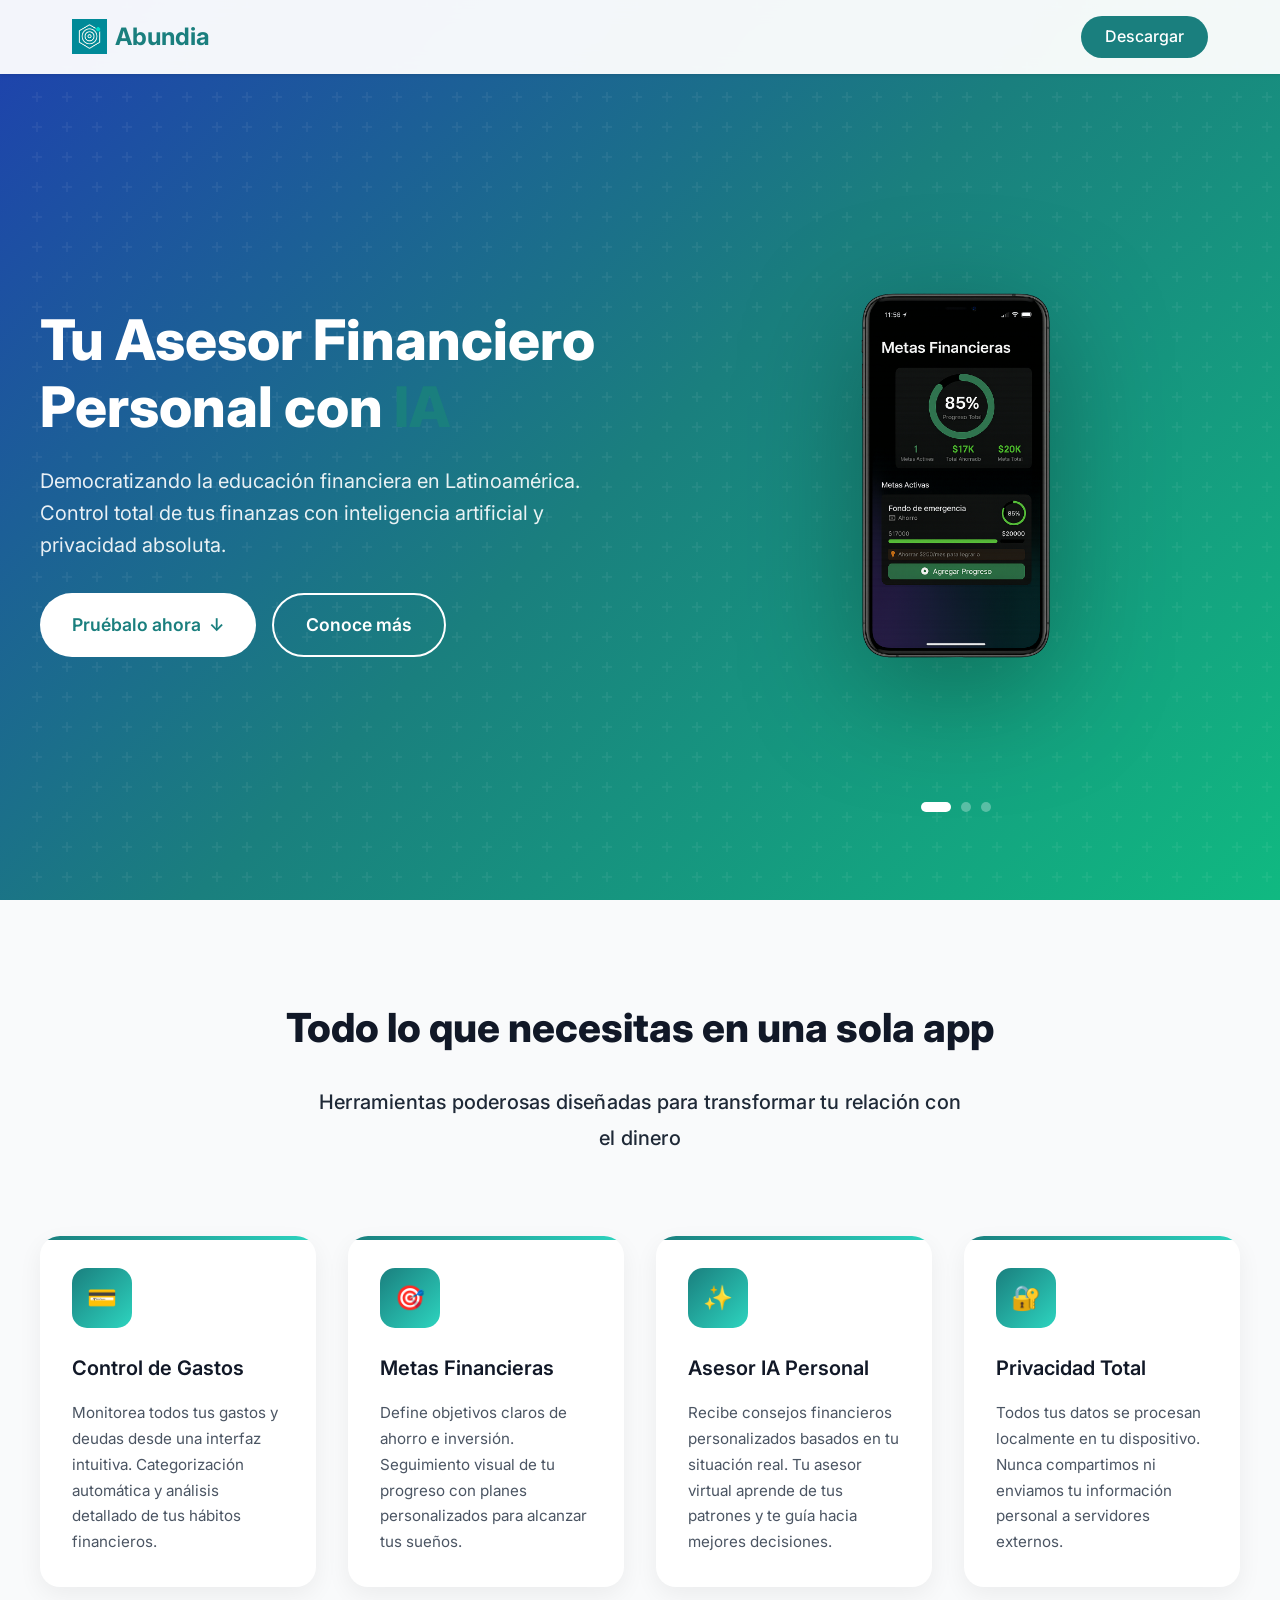
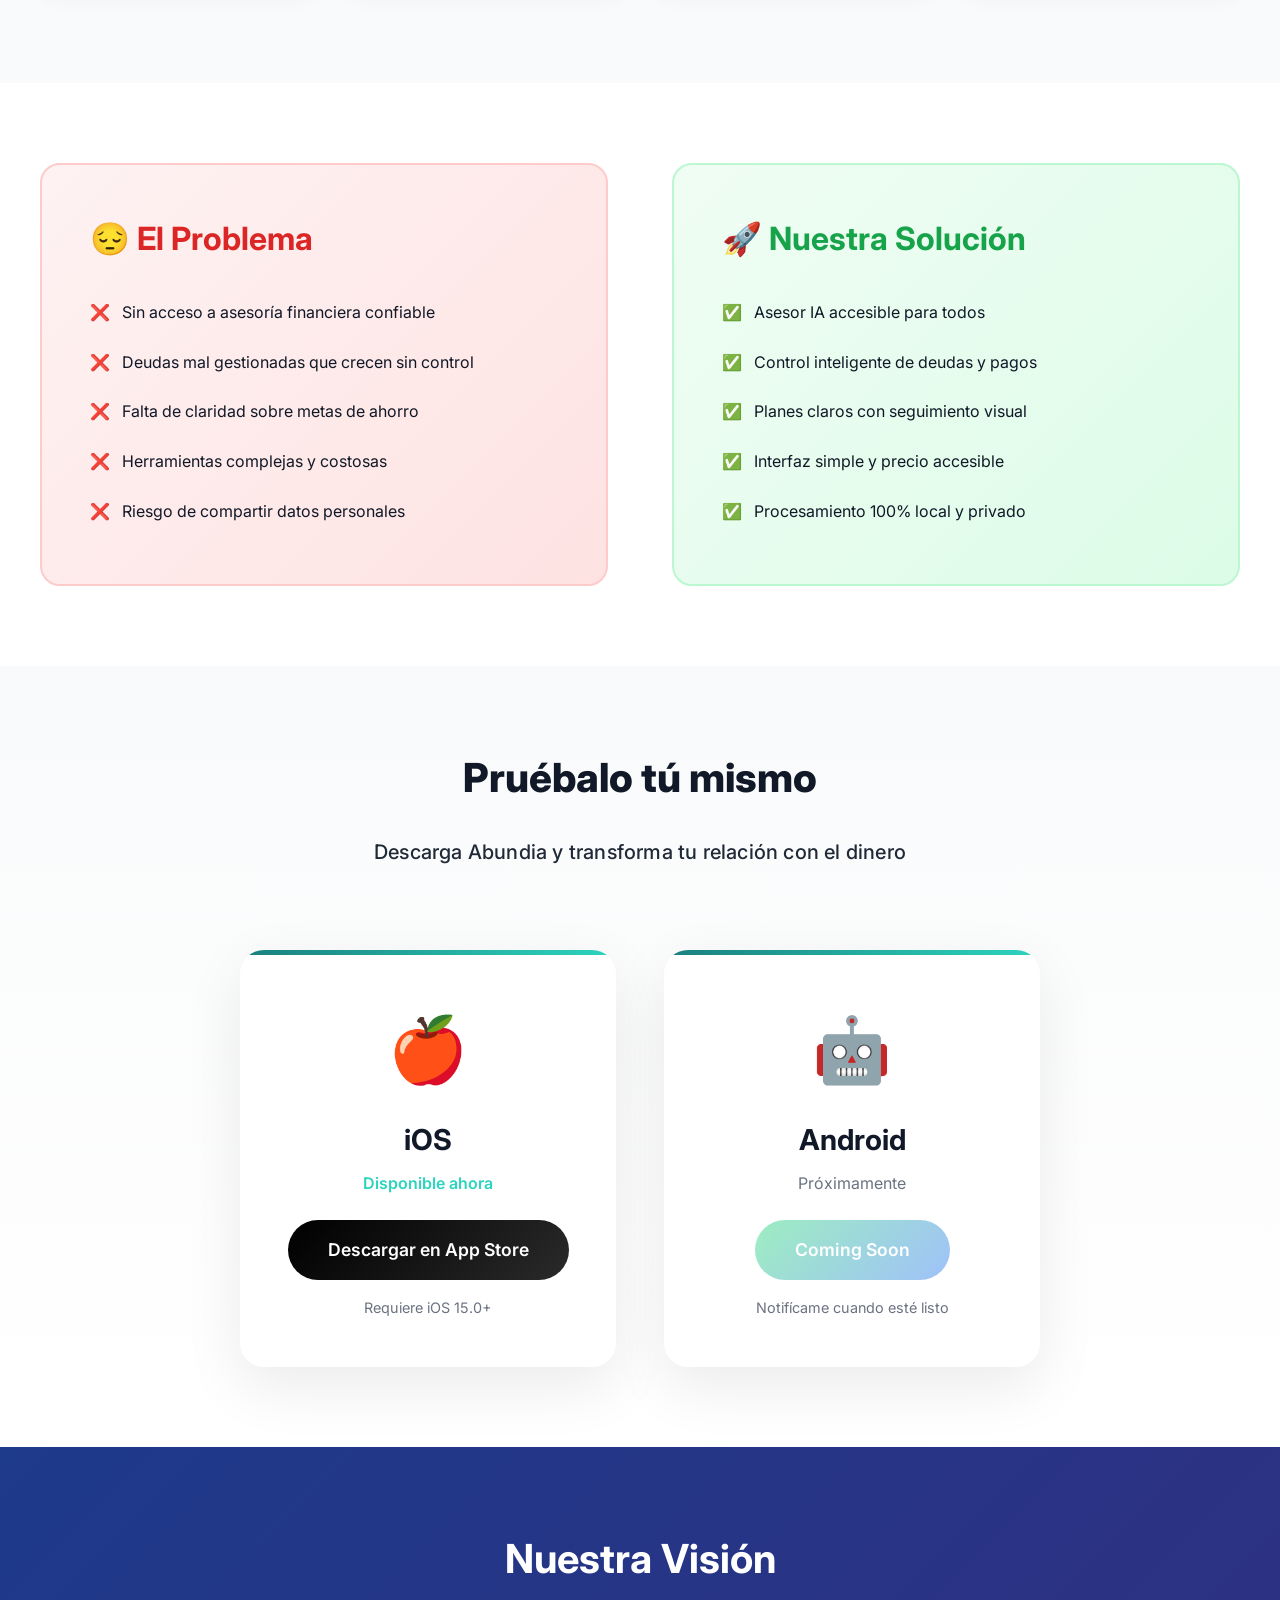
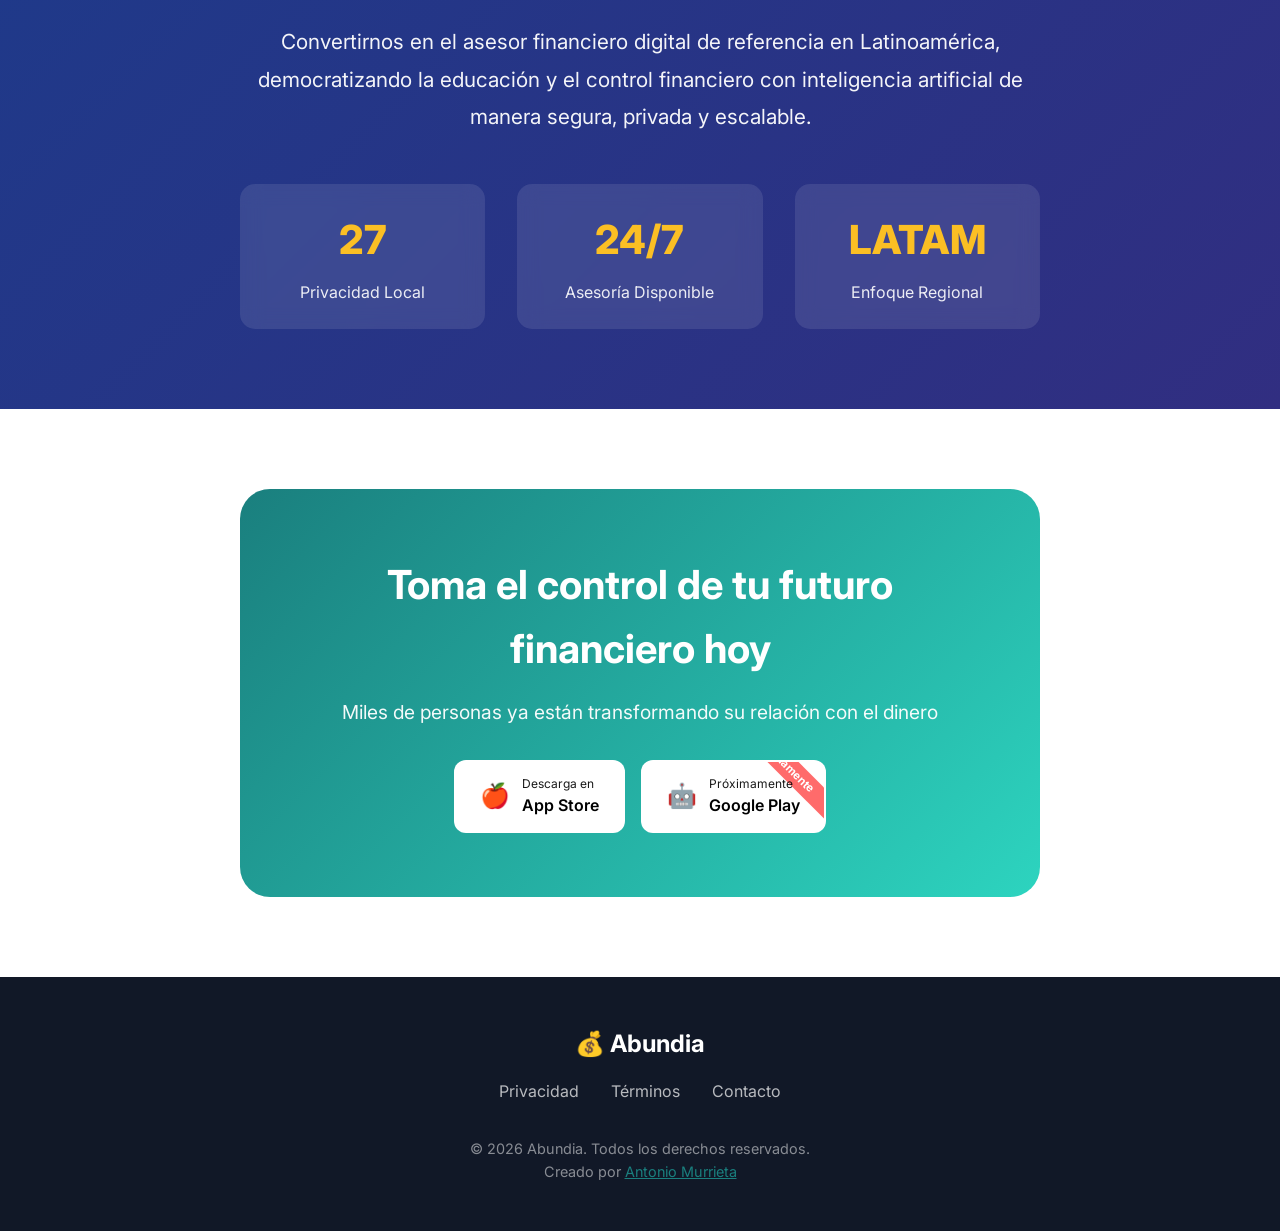
<file: Abundia.html>
<!DOCTYPE html>
<html lang="es">
<head>
    <meta charset="UTF-8">
    <meta name="viewport" content="width=device-width, initial-scale=1.0, maximum-scale=5.0, user-scalable=yes">
    <meta name="apple-mobile-web-app-capable" content="yes">
    <meta name="apple-mobile-web-app-status-bar-style" content="default">
    <title>Abundia - Tu Asesor Financiero Personal con IA</title>

    <!-- SEO Meta Tags -->
    <meta name="description" content="Abundia es tu asesor financiero personal impulsado por IA. Controla gastos, gestiona deudas y alcanza tus metas financieras con privacidad total.">
    <meta name="keywords" content="finanzas personales, IA, inteligencia artificial, asesor financiero, ahorro, inversión, LATAM, México">
    <meta name="author" content="Antonio Murrieta">

    <!-- Open Graph -->
    <meta property="og:title" content="Abundia - Tu Asesor Financiero Personal con IA">
    <meta property="og:description" content="Democratizando la educación financiera en LATAM con inteligencia artificial, privacidad total y accesibilidad.">
    <meta property="og:type" content="website">
    <meta property="og:url" content="https://antoniomurrieta.com/Abundia">

    <!-- Favicon -->
    <link rel="icon" type="image/x-icon" href="assets/favicon.ico">

    <!-- Fonts -->
    <link href="https://fonts.googleapis.com/css2?family=Inter:wght@300;400;500;600;700;800&display=swap" rel="stylesheet">

    <!-- Styles -->
    <style>
        :root {
            --primary-color: #1a7f7e;
            --primary-dark: #145e5d;
            --secondary-color: #2dd4bf;
            --accent-color: #10b981;
            --text-dark: #111827;
            --text-light: #6b7280;
            --background-light: #f9fafb;
            --white: #ffffff;
            --gradient-primary: linear-gradient(135deg, #1e40af 0%, #1a7f7e 50%, #10b981 100%);
            --gradient-secondary: linear-gradient(135deg, #2563eb 0%, #10b981 100%);
        }

        * {
            margin: 0;
            padding: 0;
            box-sizing: border-box;
        }

        body {
            font-family: 'Inter', sans-serif;
            color: var(--text-dark);
            line-height: 1.6;
            overflow-x: hidden;
            -webkit-font-smoothing: antialiased;
            -moz-osx-font-smoothing: grayscale;
            min-height: 100vh;
            min-height: -webkit-fill-available;
        }

        html {
            height: -webkit-fill-available;
        }

        /* Touch-friendly interactions */
        a, button {
            -webkit-tap-highlight-color: rgba(0, 0, 0, 0.1);
            touch-action: manipulation;
        }

        /* Navigation */
        nav {
            position: fixed;
            width: 100%;
            top: 0;
            background: rgba(255, 255, 255, 0.95);
            backdrop-filter: blur(10px);
            z-index: 1000;
            padding: 1rem 0;
            box-shadow: 0 1px 3px rgba(0, 0, 0, 0.1);
        }

        .nav-container {
            max-width: 1200px;
            margin: 0 auto;
            padding: 0 2rem;
            display: flex;
            justify-content: space-between;
            align-items: center;
        }

        .logo {
            font-size: 1.5rem;
            font-weight: 700;
            color: var(--primary-color);
            text-decoration: none;
            display: flex;
            align-items: center;
            gap: 0.5rem;
        }

        .logo img {
            width: 35px;
            height: 35px;
        }

        .cta-nav {
            background: var(--primary-color);
            color: white;
            padding: 0.5rem 1.5rem;
            border-radius: 50px;
            text-decoration: none;
            font-weight: 500;
            transition: all 0.3s ease;
        }

        .cta-nav:hover {
            background: var(--primary-dark);
            transform: translateY(-2px);
            box-shadow: 0 10px 20px rgba(37, 99, 235, 0.3);
        }

        /* Hero Section */
        .hero {
            min-height: 100vh;
            display: flex;
            align-items: center;
            padding: 6rem 2rem 2rem;
            background: var(--gradient-primary);
            position: relative;
            overflow: hidden;
        }

        .hero::before {
            content: '';
            position: absolute;
            width: 200%;
            height: 200%;
            background: url("data:image/svg+xml,%3Csvg width='60' height='60' viewBox='0 0 60 60' xmlns='http://www.w3.org/2000/svg'%3E%3Cg fill='none' fill-rule='evenodd'%3E%3Cg fill='%23ffffff' fill-opacity='0.05'%3E%3Cpath d='M36 34v-4h-2v4h-4v2h4v4h2v-4h4v-2h-4zm0-30V0h-2v4h-4v2h4v4h2V6h4V4h-4zM6 34v-4H4v4H0v2h4v4h2v-4h4v-2H6zM6 4V0H4v4H0v2h4v4h2V6h4V4H6z'/%3E%3C/g%3E%3C/g%3E%3C/svg%3E");
            animation: float 20s infinite linear;
        }

        @keyframes float {
            from { transform: translate(-50%, -50%) rotate(0deg); }
            to { transform: translate(-50%, -50%) rotate(360deg); }
        }

        .hero-container {
            max-width: 1200px;
            margin: 0 auto;
            display: grid;
            grid-template-columns: 1fr 1fr;
            gap: 4rem;
            align-items: center;
            position: relative;
            z-index: 1;
        }

        .hero-content h1 {
            font-size: 3.5rem;
            font-weight: 800;
            color: white;
            margin-bottom: 1.5rem;
            line-height: 1.2;
        }

        .hero-content h1 span {
            color: var(--primary-color);
            font-weight: 800;
        }

        .hero-content p {
            font-size: 1.25rem;
            color: rgba(255, 255, 255, 0.9);
            margin-bottom: 2rem;
        }

        .cta-buttons {
            display: flex;
            gap: 1rem;
            flex-wrap: wrap;
        }

        .btn-primary {
            background: white;
            color: var(--primary-color);
            padding: 1rem 2rem;
            border-radius: 50px;
            text-decoration: none;
            font-weight: 600;
            font-size: 1.1rem;
            transition: all 0.3s ease;
            display: inline-flex;
            align-items: center;
            gap: 0.5rem;
        }

        .btn-primary:hover {
            transform: translateY(-3px);
            box-shadow: 0 20px 40px rgba(0, 0, 0, 0.2);
        }

        .btn-secondary {
            background: transparent;
            color: white;
            border: 2px solid white;
            padding: 1rem 2rem;
            border-radius: 50px;
            text-decoration: none;
            font-weight: 600;
            font-size: 1.1rem;
            transition: all 0.3s ease;
        }

        .btn-secondary:hover {
            background: white;
            color: var(--primary-color);
        }

        .store-buttons {
            display: flex;
            gap: 1rem;
            flex-wrap: wrap;
            margin-top: 2rem;
        }

        .store-btn {
            background: rgba(0, 0, 0, 0.8);
            color: white;
            padding: 0.75rem 1.5rem;
            border-radius: 12px;
            text-decoration: none;
            font-weight: 600;
            transition: all 0.3s ease;
            display: inline-flex;
            align-items: center;
            gap: 0.75rem;
            border: 2px solid transparent;
        }

        .store-btn:hover {
            transform: translateY(-2px);
            background: rgba(0, 0, 0, 0.9);
            box-shadow: 0 10px 30px rgba(0, 0, 0, 0.3);
        }

        .store-btn.ios {
            background: linear-gradient(135deg, #000000, #1a1a1a);
        }

        .store-btn.ios:hover {
            border-color: rgba(255, 255, 255, 0.2);
        }

        .store-btn.android {
            background: linear-gradient(135deg, #3ddc84, #4285f4);
            position: relative;
            overflow: hidden;
        }

        .store-btn.android::before {
            content: 'Próximamente';
            position: absolute;
            top: -10px;
            right: -30px;
            background: #ff6b6b;
            color: white;
            padding: 2px 30px;
            font-size: 0.7rem;
            transform: rotate(45deg);
            font-weight: bold;
        }

        .store-btn .store-icon {
            font-size: 1.5rem;
        }

        .store-btn .store-text {
            display: flex;
            flex-direction: column;
            align-items: flex-start;
        }

        .store-btn .store-text small {
            font-size: 0.75rem;
            opacity: 0.9;
            font-weight: 400;
        }

        .store-btn .store-text span {
            font-size: 1rem;
            font-weight: 600;
        }

        .hero-visual {
            position: relative;
            display: flex;
            justify-content: center;
            align-items: center;
        }

        .mockup-carousel {
            position: relative;
            width: 280px;
            height: 600px;
            display: flex;
            align-items: center;
            justify-content: center;
            transition: opacity 0.3s ease;
        }

        .mockup-image {
            width: 100%;
            height: auto;
            max-width: 280px;
            filter: drop-shadow(0 30px 60px rgba(0, 0, 0, 0.3));
            animation: float-phone 3s ease-in-out infinite;
            position: absolute;
            opacity: 0;
            transition: opacity 1s ease-in-out;
        }

        .mockup-image.active {
            opacity: 1;
        }

        @keyframes float-phone {
            0%, 100% { transform: translateY(0); }
            50% { transform: translateY(-20px); }
        }

        .mockup-dots {
            position: absolute;
            bottom: -30px;
            left: 50%;
            transform: translateX(-50%);
            display: flex;
            gap: 10px;
        }

        .dot {
            width: 10px;
            height: 10px;
            border-radius: 50%;
            background: rgba(255, 255, 255, 0.3);
            cursor: pointer;
            transition: all 0.3s ease;
        }

        .dot.active {
            background: white;
            width: 30px;
            border-radius: 5px;
        }

        /* Features Section */
        .features {
            padding: 6rem 2rem;
            background: var(--background-light);
        }

        .features-container {
            max-width: 1200px;
            margin: 0 auto;
        }

        .section-header {
            text-align: center;
            margin-bottom: 5rem;
        }

        .section-header h2 {
            font-size: 2.5rem;
            font-weight: 800;
            margin-bottom: 1.5rem;
            color: var(--text-dark);
        }

        .section-header p {
            font-size: 1.25rem;
            color: #1f2937;
            font-weight: 500;
            max-width: 650px;
            margin: 0 auto;
            line-height: 1.8;
            letter-spacing: 0.01em;
        }

        .features-grid {
            display: grid;
            grid-template-columns: repeat(4, 1fr);
            gap: 2rem;
            margin-top: 1rem;
        }

        @media (max-width: 1200px) {
            .features-grid {
                grid-template-columns: repeat(2, 1fr);
                gap: 2.5rem;
            }
        }

        .feature-card {
            background: white;
            padding: 2rem;
            border-radius: 20px;
            box-shadow: 0 8px 24px rgba(0, 0, 0, 0.06);
            transition: all 0.3s ease;
            position: relative;
            overflow: hidden;
        }

        .feature-card::before {
            content: '';
            position: absolute;
            top: 0;
            left: 0;
            width: 100%;
            height: 4px;
            background: linear-gradient(90deg, var(--primary-color), var(--secondary-color));
        }

        .feature-card:hover {
            transform: translateY(-5px);
            box-shadow: 0 20px 40px rgba(0, 0, 0, 0.15);
        }

        .feature-icon {
            width: 60px;
            height: 60px;
            background: linear-gradient(135deg, var(--primary-color), var(--secondary-color));
            border-radius: 15px;
            display: flex;
            align-items: center;
            justify-content: center;
            font-size: 1.5rem;
            margin-bottom: 1.5rem;
        }

        .feature-card h3 {
            font-size: 1.25rem;
            margin-bottom: 1rem;
            color: var(--text-dark);
            font-weight: 600;
        }

        .feature-card p {
            color: #4b5563;
            line-height: 1.7;
            font-size: 0.95rem;
        }

        /* Problem Solution Section */
        .problem-solution {
            padding: 5rem 2rem;
            background: white;
        }

        .problem-solution-container {
            max-width: 1200px;
            margin: 0 auto;
            display: grid;
            grid-template-columns: 1fr 1fr;
            gap: 4rem;
            align-items: center;
        }

        .problem-box, .solution-box {
            padding: 3rem;
            border-radius: 20px;
            position: relative;
        }

        .problem-box {
            background: linear-gradient(135deg, #fef2f2, #fee2e2);
            border: 2px solid #fecaca;
        }

        .solution-box {
            background: linear-gradient(135deg, #f0fdf4, #dcfce7);
            border: 2px solid #bbf7d0;
        }

        .problem-box h3, .solution-box h3 {
            font-size: 2rem;
            margin-bottom: 1.5rem;
            display: flex;
            align-items: center;
            gap: 0.5rem;
        }

        .problem-box h3 {
            color: #dc2626;
        }

        .solution-box h3 {
            color: #16a34a;
        }

        .problem-list, .solution-list {
            list-style: none;
        }

        .problem-list li, .solution-list li {
            padding: 0.75rem 0;
            padding-left: 2rem;
            position: relative;
            color: var(--text-dark);
        }

        .problem-list li::before {
            content: "❌";
            position: absolute;
            left: 0;
        }

        .solution-list li::before {
            content: "✅";
            position: absolute;
            left: 0;
        }

        /* Download Section */
        .download-section {
            padding: 5rem 2rem;
            background: linear-gradient(180deg, var(--background-light) 0%, white 100%);
        }

        .download-container {
            max-width: 1200px;
            margin: 0 auto;
        }

        .download-grid {
            display: grid;
            grid-template-columns: 1fr 1fr;
            gap: 3rem;
            align-items: center;
            margin-top: 4rem;
            max-width: 800px;
            margin-left: auto;
            margin-right: auto;
        }

        .download-card {
            background: white;
            padding: 3rem 2rem;
            border-radius: 24px;
            text-align: center;
            box-shadow: 0 20px 60px rgba(0, 0, 0, 0.08);
            transition: all 0.3s ease;
            position: relative;
            overflow: hidden;
        }

        .download-card::before {
            content: '';
            position: absolute;
            top: 0;
            left: 0;
            right: 0;
            height: 5px;
            background: linear-gradient(90deg, var(--primary-color), var(--secondary-color));
        }

        .download-card:hover {
            transform: translateY(-10px);
            box-shadow: 0 30px 80px rgba(0, 0, 0, 0.15);
        }

        .platform-icon {
            font-size: 4rem;
            margin-bottom: 1rem;
        }

        .download-card h3 {
            font-size: 1.8rem;
            margin-bottom: 0.5rem;
            color: var(--text-dark);
        }

        .platform-status {
            color: var(--text-light);
            font-size: 1rem;
            margin-bottom: 1.5rem;
        }

        .ios-card .platform-status {
            color: var(--secondary-color);
            font-weight: 600;
        }

        .download-btn {
            display: inline-block;
            padding: 1rem 2.5rem;
            border-radius: 50px;
            font-weight: 600;
            font-size: 1.1rem;
            text-decoration: none;
            transition: all 0.3s ease;
            margin-bottom: 1rem;
        }

        .ios-btn {
            background: linear-gradient(135deg, #000000, #2a2a2a);
            color: white;
        }

        .ios-btn:hover {
            transform: translateY(-2px);
            box-shadow: 0 10px 30px rgba(0, 0, 0, 0.3);
        }

        .android-btn {
            background: linear-gradient(135deg, #3ddc84, #4285f4);
            color: white;
        }

        .android-btn.disabled {
            opacity: 0.5;
            cursor: not-allowed;
        }

        .android-btn.disabled:hover {
            transform: none;
        }

        .download-card small {
            display: block;
            color: var(--text-light);
            font-size: 0.9rem;
        }

        .pricing-info {
            background: linear-gradient(135deg, var(--primary-color), var(--secondary-color));
            padding: 3rem 2rem;
            border-radius: 24px;
            text-align: center;
            color: white;
            box-shadow: 0 20px 60px rgba(26, 127, 126, 0.3);
            position: relative;
        }

        .price-badge {
            display: flex;
            align-items: baseline;
            justify-content: center;
            gap: 0.25rem;
            margin-bottom: 0.5rem;
        }

        .price-badge .currency {
            font-size: 2rem;
            font-weight: 600;
        }

        .price-badge .amount {
            font-size: 4rem;
            font-weight: 800;
        }

        .price-badge .period {
            font-size: 1.2rem;
            font-weight: 500;
        }

        .price-mxn {
            font-size: 1.2rem;
            font-weight: 600;
            margin-bottom: 0.5rem;
        }

        .price-usd {
            font-size: 1rem;
            opacity: 0.9;
            margin-bottom: 2rem;
        }

        .features-mini {
            list-style: none;
            text-align: left;
        }

        .features-mini li {
            padding: 0.5rem 0;
            font-size: 0.95rem;
        }

        /* Vision Section */
        .vision {
            padding: 5rem 2rem;
            background: linear-gradient(135deg, #1e3a8a, #312e81);
            color: white;
            text-align: center;
        }

        .vision-container {
            max-width: 800px;
            margin: 0 auto;
        }

        .vision h2 {
            font-size: 2.5rem;
            margin-bottom: 2rem;
        }

        .vision p {
            font-size: 1.3rem;
            line-height: 1.8;
            margin-bottom: 2rem;
            opacity: 0.95;
        }

        .vision-stats {
            display: grid;
            grid-template-columns: repeat(auto-fit, minmax(200px, 1fr));
            gap: 2rem;
            margin-top: 3rem;
        }

        .stat {
            padding: 1.5rem;
            background: rgba(255, 255, 255, 0.1);
            border-radius: 15px;
            backdrop-filter: blur(10px);
        }

        .stat-number {
            font-size: 2.5rem;
            font-weight: 800;
            color: #fbbf24;
            margin-bottom: 0.5rem;
        }

        .stat-label {
            font-size: 1rem;
            opacity: 0.9;
        }

        /* CTA Section */
        .final-cta {
            padding: 5rem 2rem;
            background: white;
        }

        .final-cta-container {
            max-width: 800px;
            margin: 0 auto;
            text-align: center;
            background: linear-gradient(135deg, var(--primary-color), var(--secondary-color));
            padding: 4rem;
            border-radius: 30px;
            color: white;
        }

        .final-cta h2 {
            font-size: 2.5rem;
            margin-bottom: 1rem;
        }

        .final-cta p {
            font-size: 1.2rem;
            margin-bottom: 2rem;
            opacity: 0.95;
        }

        /* Footer */
        footer {
            padding: 3rem 2rem;
            background: var(--text-dark);
            color: white;
            text-align: center;
        }

        .footer-container {
            max-width: 1200px;
            margin: 0 auto;
        }

        .footer-logo {
            font-size: 1.5rem;
            font-weight: 700;
            margin-bottom: 1rem;
        }

        .footer-links {
            display: flex;
            justify-content: center;
            gap: 2rem;
            margin-bottom: 2rem;
        }

        .footer-links a {
            color: rgba(255, 255, 255, 0.7);
            text-decoration: none;
            transition: color 0.3s ease;
        }

        .footer-links a:hover {
            color: white;
        }

        .copyright {
            color: rgba(255, 255, 255, 0.5);
            font-size: 0.9rem;
        }

        /* Mobile Responsive */
        @media (max-width: 768px) {
            /* Navigation mobile */
            .nav-container {
                padding: 0 1rem;
            }

            .logo {
                font-size: 1.2rem;
            }

            .logo img {
                width: 28px;
                height: 28px;
            }

            .cta-nav {
                padding: 0.4rem 1rem;
                font-size: 0.9rem;
            }

            /* Hero mobile */
            .hero {
                padding: 8rem 1.5rem 4rem;
                min-height: 100vh;
                min-height: -webkit-fill-available;
            }

            .hero-container {
                grid-template-columns: 1fr;
                text-align: center;
                gap: 4rem;
            }

            .hero-content {
                padding-top: 2rem;
            }

            .hero-content h1 {
                font-size: 2.3rem;
                line-height: 1.35;
                margin-bottom: 2rem;
                padding: 0 0.5rem;
            }

            .hero-content p {
                font-size: 1.15rem;
                margin-bottom: 3rem;
                padding: 0 0.5rem;
                line-height: 1.65;
            }

            .cta-buttons {
                justify-content: center;
                flex-direction: column;
                align-items: stretch;
                gap: 1.25rem;
                padding: 0 1rem;
                margin-top: 1.5rem;
            }

            .btn-primary, .btn-secondary {
                width: 100%;
                padding: 1.2rem;
                font-size: 1.1rem;
                justify-content: center;
            }

            .hero-visual {
                margin-top: 4rem;
                padding: 2rem 0 3rem 0;
            }

            .mockup-carousel {
                width: 220px;
                height: 440px;
            }

            .mockup-image {
                max-width: 220px;
            }

            .mockup-dots {
                bottom: -20px;
            }

            /* Features mobile */
            .features {
                padding: 5rem 1.5rem;
            }

            .section-header h2 {
                font-size: 2.2rem;
                margin-bottom: 1.5rem;
                padding: 0 0.5rem;
            }

            .section-header p {
                font-size: 1.15rem;
                padding: 0 1rem;
                line-height: 1.7;
                color: #1f2937;
                font-weight: 500;
            }

            .features-grid {
                grid-template-columns: 1fr;
                gap: 2.5rem;
                margin-top: 2rem;
            }

            .feature-card {
                padding: 2.5rem 2rem;
            }

            .feature-icon {
                width: 55px;
                height: 55px;
                font-size: 1.35rem;
                margin-bottom: 1.5rem;
            }

            .feature-card h3 {
                font-size: 1.25rem;
                margin-bottom: 1rem;
            }

            .feature-card p {
                font-size: 1rem;
                line-height: 1.7;
                color: #4b5563;
            }

            /* Problem Solution mobile */
            .problem-solution {
                padding: 4rem 1.5rem;
            }

            .problem-solution-container {
                grid-template-columns: 1fr;
                gap: 2.5rem;
            }

            .problem-box, .solution-box {
                padding: 2.5rem 2rem;
            }

            .problem-box h3, .solution-box h3 {
                font-size: 1.5rem;
                margin-bottom: 1rem;
            }

            /* Download section mobile */
            .download-section {
                padding: 4rem 1.5rem;
            }

            .download-grid {
                grid-template-columns: 1fr;
                gap: 2rem;
                margin-top: 3rem;
            }

            .download-card {
                padding: 2.5rem 2rem;
            }

            .platform-icon {
                font-size: 3rem;
            }

            .download-card h3 {
                font-size: 1.5rem;
            }

            .download-btn {
                padding: 0.9rem 2rem;
                font-size: 1rem;
                width: 100%;
            }

            .pricing-info {
                order: -1;
                padding: 2rem 1.5rem;
                margin-bottom: 1rem;
            }

            .price-badge .amount {
                font-size: 3rem;
            }

            .price-badge .currency {
                font-size: 1.5rem;
            }

            .features-mini {
                text-align: center;
            }

            .features-mini li {
                font-size: 0.9rem;
                padding: 0.4rem 0;
            }

            /* Vision mobile */
            .vision {
                padding: 4rem 1.5rem;
            }

            .vision h2 {
                font-size: 2rem;
                margin-bottom: 1.5rem;
                padding: 0 0.5rem;
            }

            .vision p {
                font-size: 1.15rem;
                padding: 0 0.5rem;
                line-height: 1.6;
            }

            .vision-stats {
                grid-template-columns: 1fr;
                gap: 1.5rem;
                margin-top: 2.5rem;
            }

            .stat {
                padding: 1.5rem;
            }

            .stat-number {
                font-size: 2rem;
            }

            /* Final CTA mobile */
            .final-cta {
                padding: 4rem 1.5rem;
            }

            .final-cta-container {
                padding: 3rem 2rem;
                border-radius: 20px;
            }

            .final-cta h2 {
                font-size: 2rem;
                margin-bottom: 1.5rem;
                line-height: 1.3;
            }

            .final-cta p {
                font-size: 1.1rem;
                line-height: 1.5;
            }

            .store-buttons {
                flex-direction: column;
                align-items: stretch;
            }

            .store-btn {
                width: 100%;
                justify-content: center;
                padding: 1rem;
            }

            /* Footer mobile */
            footer {
                padding: 2rem 1rem;
            }

            .footer-links {
                flex-direction: column;
                gap: 1rem;
                margin-bottom: 1.5rem;
            }
        }

        /* Extra small devices */
        @media (max-width: 380px) {
            .hero {
                padding: 7rem 1rem 3rem;
            }

            .hero-content {
                padding-top: 1.5rem;
            }

            .hero-content h1 {
                font-size: 2rem;
                margin-bottom: 1.75rem;
                line-height: 1.3;
            }

            .hero-content p {
                font-size: 1.05rem;
                margin-bottom: 2.5rem;
                line-height: 1.6;
            }

            .cta-buttons {
                padding: 0 0.5rem;
                gap: 1rem;
            }

            .btn-primary, .btn-secondary {
                padding: 1.1rem;
                font-size: 1rem;
            }

            .hero-visual {
                margin-top: 3rem;
            }

            .mockup-carousel {
                width: 180px;
                height: 360px;
            }

            .mockup-image {
                max-width: 180px;
            }

            .section-header h2 {
                font-size: 1.75rem;
            }

            .section-header p {
                font-size: 1rem;
            }

            .download-card {
                padding: 2rem 1.5rem;
            }

            .platform-icon {
                font-size: 2.5rem;
            }

            .price-badge .amount {
                font-size: 2.5rem;
            }

            .features {
                padding: 4.5rem 1rem;
            }

            .section-header {
                margin-bottom: 3.5rem;
            }

            .feature-card {
                padding: 2rem 1.5rem;
            }

            .features-grid {
                gap: 2rem;
            }

            .problem-solution {
                padding: 3.5rem 1rem;
            }

            .download-section {
                padding: 3.5rem 1rem;
            }

            .vision {
                padding: 3.5rem 1rem;
            }

            .final-cta {
                padding: 3.5rem 1rem;
            }

            .final-cta-container {
                padding: 2.5rem 1.5rem;
            }
        }

        /* Animations */
        .fade-in {
            opacity: 0;
            transform: translateY(30px);
            transition: all 0.6s ease;
        }

        .fade-in.active {
            opacity: 1;
            transform: translateY(0);
        }

        /* Loading Animation */
        .loader {
            position: fixed;
            top: 0;
            left: 0;
            width: 100%;
            height: 100%;
            min-height: 100vh;
            min-height: -webkit-fill-available;
            background: white;
            display: flex;
            justify-content: center;
            align-items: center;
            z-index: 9999;
            transition: opacity 0.5s ease;
        }

        .loader.hidden {
            opacity: 0;
            pointer-events: none;
        }

        .loader-content {
            text-align: center;
        }

        .loader-logo {
            font-size: 3rem;
            animation: pulse 1.5s ease-in-out infinite;
        }

        @keyframes pulse {
            0%, 100% { transform: scale(1); }
            50% { transform: scale(1.1); }
        }
    </style>
</head>
<body>
    <!-- Loader -->
    <div class="loader" id="loader">
        <div class="loader-content">
            <img src="assets/Abundia/logo.png" alt="Abundia" style="width: 80px; height: 80px;" class="loader-logo">
            <h2 style="color: var(--primary-color); margin-top: 1rem;">Abundia</h2>
        </div>
    </div>

    <!-- Navigation -->
    <nav>
        <div class="nav-container">
            <a href="#" class="logo">
                <img src="assets/Abundia/logo.png" alt="Abundia Logo"> Abundia
            </a>
            <a href="#download" class="cta-nav">Descargar</a>
        </div>
    </nav>

    <!-- Hero Section -->
    <section class="hero">
        <div class="hero-container">
            <div class="hero-content fade-in">
                <h1>Tu Asesor Financiero Personal con <span>IA</span></h1>
                <p>Democratizando la educación financiera en Latinoamérica. Control total de tus finanzas con inteligencia artificial y privacidad absoluta.</p>
                <div class="cta-buttons">
                    <a href="#download" class="btn-primary">
                        Pruébalo ahora <span>↓</span>
                    </a>
                    <a href="#features" class="btn-secondary">
                        Conoce más
                    </a>
                </div>
            </div>
            <div class="hero-visual fade-in">
                <div class="mockup-carousel">
                    <img src="assets/Abundia/mockup1.png" alt="Abundia Metas Financieras" class="mockup-image active" id="mockup1">
                    <img src="assets/Abundia/mockup2.png" alt="Abundia Control de Egresos" class="mockup-image" id="mockup2">
                    <img src="assets/Abundia/mockup3.webp" alt="Abundia App" class="mockup-image" id="mockup3">
                    <div class="mockup-dots">
                        <span class="dot active" onclick="showMockup(1)"></span>
                        <span class="dot" onclick="showMockup(2)"></span>
                        <span class="dot" onclick="showMockup(3)"></span>
                    </div>
                </div>
            </div>
        </div>
    </section>

    <!-- Features Section -->
    <section class="features" id="features">
        <div class="features-container">
            <div class="section-header fade-in">
                <h2>Todo lo que necesitas en una sola app</h2>
                <p>Herramientas poderosas diseñadas para transformar tu relación con el dinero</p>
            </div>
            <div class="features-grid">
                <div class="feature-card fade-in">
                    <div class="feature-icon">💳</div>
                    <h3>Control de Gastos</h3>
                    <p>Monitorea todos tus gastos y deudas desde una interfaz intuitiva. Categorización automática y análisis detallado de tus hábitos financieros.</p>
                </div>
                <div class="feature-card fade-in">
                    <div class="feature-icon">🎯</div>
                    <h3>Metas Financieras</h3>
                    <p>Define objetivos claros de ahorro e inversión. Seguimiento visual de tu progreso con planes personalizados para alcanzar tus sueños.</p>
                </div>
                <div class="feature-card fade-in">
                    <div class="feature-icon">✨</div>
                    <h3>Asesor IA Personal</h3>
                    <p>Recibe consejos financieros personalizados basados en tu situación real. Tu asesor virtual aprende de tus patrones y te guía hacia mejores decisiones.</p>
                </div>
                <div class="feature-card fade-in">
                    <div class="feature-icon">🔐</div>
                    <h3>Privacidad Total</h3>
                    <p>Todos tus datos se procesan localmente en tu dispositivo. Nunca compartimos ni enviamos tu información personal a servidores externos.</p>
                </div>
            </div>
        </div>
    </section>

    <!-- Problem Solution Section -->
    <section class="problem-solution">
        <div class="problem-solution-container">
            <div class="problem-box fade-in">
                <h3>😔 El Problema</h3>
                <ul class="problem-list">
                    <li>Sin acceso a asesoría financiera confiable</li>
                    <li>Deudas mal gestionadas que crecen sin control</li>
                    <li>Falta de claridad sobre metas de ahorro</li>
                    <li>Herramientas complejas y costosas</li>
                    <li>Riesgo de compartir datos personales</li>
                </ul>
            </div>
            <div class="solution-box fade-in">
                <h3>🚀 Nuestra Solución</h3>
                <ul class="solution-list">
                    <li>Asesor IA accesible para todos</li>
                    <li>Control inteligente de deudas y pagos</li>
                    <li>Planes claros con seguimiento visual</li>
                    <li>Interfaz simple y precio accesible</li>
                    <li>Procesamiento 100% local y privado</li>
                </ul>
            </div>
        </div>
    </section>

    <!-- Download Section -->
    <section class="download-section" id="download">
        <div class="download-container">
            <div class="section-header fade-in">
                <h2>Pruébalo tú mismo</h2>
                <p>Descarga Abundia y transforma tu relación con el dinero</p>
            </div>
            <div class="download-grid fade-in">
                <div class="download-card ios-card">
                    <div class="platform-icon">🍎</div>
                    <h3>iOS</h3>
                    <p class="platform-status">Disponible ahora</p>
                    <a href="https://apps.apple.com/mx/app/abundia/id6754313930" class="download-btn ios-btn" target="_blank">
                        <span>Descargar en App Store</span>
                    </a>
                    <small>Requiere iOS 15.0+</small>
                </div>
                <div class="download-card android-card">
                    <div class="platform-icon">🤖</div>
                    <h3>Android</h3>
                    <p class="platform-status">Próximamente</p>
                    <a href="#" class="download-btn android-btn disabled">
                        <span>Coming Soon</span>
                    </a>
                    <small>Notifícame cuando esté listo</small>
                </div>
            </div>
        </div>
    </section>

    <!-- Vision Section -->
    <section class="vision">
        <div class="vision-container fade-in">
            <h2>Nuestra Visión</h2>
            <p>Convertirnos en el asesor financiero digital de referencia en Latinoamérica, democratizando la educación y el control financiero con inteligencia artificial de manera segura, privada y escalable.</p>
            <div class="vision-stats">
                <div class="stat">
                    <div class="stat-number">100%</div>
                    <div class="stat-label">Privacidad Local</div>
                </div>
                <div class="stat">
                    <div class="stat-number">24/7</div>
                    <div class="stat-label">Asesoría Disponible</div>
                </div>
                <div class="stat">
                    <div class="stat-number">LATAM</div>
                    <div class="stat-label">Enfoque Regional</div>
                </div>
            </div>
        </div>
    </section>

    <!-- Final CTA -->
    <section class="final-cta">
        <div class="final-cta-container fade-in">
            <h2>Toma el control de tu futuro financiero hoy</h2>
            <p>Miles de personas ya están transformando su relación con el dinero</p>
            <div class="store-buttons" style="justify-content: center; width: 100%; margin-top: 2rem;">
                <a href="https://apps.apple.com/mx/app/abundia/id6754313930" class="store-btn ios" target="_blank" style="background: white; color: black;">
                    <span class="store-icon">🍎</span>
                    <div class="store-text">
                        <small>Descarga en</small>
                        <span>App Store</span>
                    </div>
                </a>
                <a href="#" class="store-btn android" style="background: white; color: black;">
                    <span class="store-icon">🤖</span>
                    <div class="store-text">
                        <small>Próximamente</small>
                        <span>Google Play</span>
                    </div>
                </a>
            </div>
        </div>
    </section>

    <!-- Footer -->
    <footer>
        <div class="footer-container">
            <div class="footer-logo">💰 Abundia</div>
            <div class="footer-links">
                <a href="#">Privacidad</a>
                <a href="#">Términos</a>
                <a href="#">Contacto</a>
            </div>
            <div class="copyright">
                © 2024 Abundia. Todos los derechos reservados.
                <br>Creado por <a href="https://antoniomurrieta.com" style="color: var(--primary-color);">Antonio Murrieta</a>
            </div>
        </div>
    </footer>

    <!-- JavaScript -->
    <script>
        // Hide loader when page loads
        window.addEventListener('load', function() {
            setTimeout(function() {
                document.getElementById('loader').classList.add('hidden');
            }, 500);
        });

        // Mockup carousel functionality
        let currentMockup = 1;
        let autoRotateInterval;

        function showMockup(num) {
            // Clear all active states
            document.querySelectorAll('.mockup-image').forEach(img => {
                img.classList.remove('active');
            });
            document.querySelectorAll('.dot').forEach(dot => {
                dot.classList.remove('active');
            });

            // Set new active state
            document.getElementById(`mockup${num}`).classList.add('active');
            document.querySelectorAll('.dot')[num - 1].classList.add('active');
            currentMockup = num;

            // Reset auto-rotate timer
            clearInterval(autoRotateInterval);
            startAutoRotate();
        }

        function nextMockup() {
            currentMockup = currentMockup >= 3 ? 1 : currentMockup + 1;
            showMockup(currentMockup);
        }

        function startAutoRotate() {
            autoRotateInterval = setInterval(nextMockup, 5000);
        }

        // Start auto-rotation when page loads
        window.addEventListener('load', function() {
            startAutoRotate();
        });

        // Smooth scrolling for navigation links
        document.querySelectorAll('a[href^="#"]').forEach(anchor => {
            anchor.addEventListener('click', function(e) {
                e.preventDefault();
                const target = document.querySelector(this.getAttribute('href'));
                if (target) {
                    target.scrollIntoView({
                        behavior: 'smooth',
                        block: 'start'
                    });
                }
            });
        });

        // Intersection Observer for fade-in animations
        const observerOptions = {
            threshold: 0.1,
            rootMargin: '0px 0px -50px 0px'
        };

        const observer = new IntersectionObserver(function(entries) {
            entries.forEach(entry => {
                if (entry.isIntersecting) {
                    entry.target.classList.add('active');
                }
            });
        }, observerOptions);

        document.querySelectorAll('.fade-in').forEach(el => {
            observer.observe(el);
        });

        // Parallax and fade effect for hero section
        window.addEventListener('scroll', () => {
            const scrolled = window.pageYOffset;
            const hero = document.querySelector('.hero');
            const mockupCarousel = document.querySelector('.mockup-carousel');

            if (hero) {
                hero.style.transform = `translateY(${scrolled * 0.5}px)`;
            }

            // Fade out mockups on scroll for better text readability
            if (mockupCarousel) {
                const fadeStart = 50;
                const fadeEnd = 300;
                const scrollRange = fadeEnd - fadeStart;

                if (scrolled <= fadeStart) {
                    mockupCarousel.style.opacity = '1';
                } else if (scrolled >= fadeEnd) {
                    mockupCarousel.style.opacity = '0';
                    mockupCarousel.style.pointerEvents = 'none';
                } else {
                    const opacity = 1 - (scrolled - fadeStart) / scrollRange;
                    mockupCarousel.style.opacity = opacity;
                    mockupCarousel.style.pointerEvents = opacity < 0.5 ? 'none' : 'auto';
                }
            }
        });

        // Add dynamic year to copyright
        const currentYear = new Date().getFullYear();
        document.querySelector('.copyright').innerHTML =
            `© ${currentYear} Abundia. Todos los derechos reservados.<br>
            Creado por <a href="https://antoniomurrieta.com" style="color: var(--primary-color);">Antonio Murrieta</a>`;

        // Animated counter for stats
        function animateValue(element, start, end, duration) {
            let startTimestamp = null;
            const step = (timestamp) => {
                if (!startTimestamp) startTimestamp = timestamp;
                const progress = Math.min((timestamp - startTimestamp) / duration, 1);
                element.innerHTML = Math.floor(progress * (end - start) + start);
                if (progress < 1) {
                    window.requestAnimationFrame(step);
                } else {
                    // Add the suffix back if needed
                    if (element.dataset.suffix) {
                        element.innerHTML = end + element.dataset.suffix;
                    }
                }
            };
            window.requestAnimationFrame(step);
        }

        // Trigger counter animation when stats section is visible
        const statsObserver = new IntersectionObserver(function(entries) {
            entries.forEach(entry => {
                if (entry.isIntersecting && !entry.target.classList.contains('animated')) {
                    entry.target.classList.add('animated');
                    const statNumbers = entry.target.querySelectorAll('.stat-number');
                    statNumbers.forEach(stat => {
                        const text = stat.textContent;
                        if (text === '100%') {
                            stat.dataset.suffix = '%';
                            animateValue(stat, 0, 100, 1500);
                        }
                    });
                }
            });
        }, { threshold: 0.5 });

        const visionStats = document.querySelector('.vision-stats');
        if (visionStats) {
            statsObserver.observe(visionStats);
        }

        // Mobile menu toggle (if needed in the future)
        function toggleMobileMenu() {
            console.log('Mobile menu functionality can be added here');
        }

        // Form submission handler (for future implementation)
        function handleEmailSubmit(event) {
            event.preventDefault();
            console.log('Email submission functionality to be implemented');
            alert('¡Gracias por tu interés! Te notificaremos cuando Abundia esté disponible.');
        }

        // Add event listeners to CTA buttons
        document.querySelectorAll('.btn-primary, .btn-secondary, .cta-nav').forEach(button => {
            button.addEventListener('click', function(e) {
                if (this.getAttribute('href') === '#') {
                    e.preventDefault();
                    alert('¡Abundia estará disponible pronto! 🚀');
                }
            });
        });
    </script>
</body>
</html>
</file>
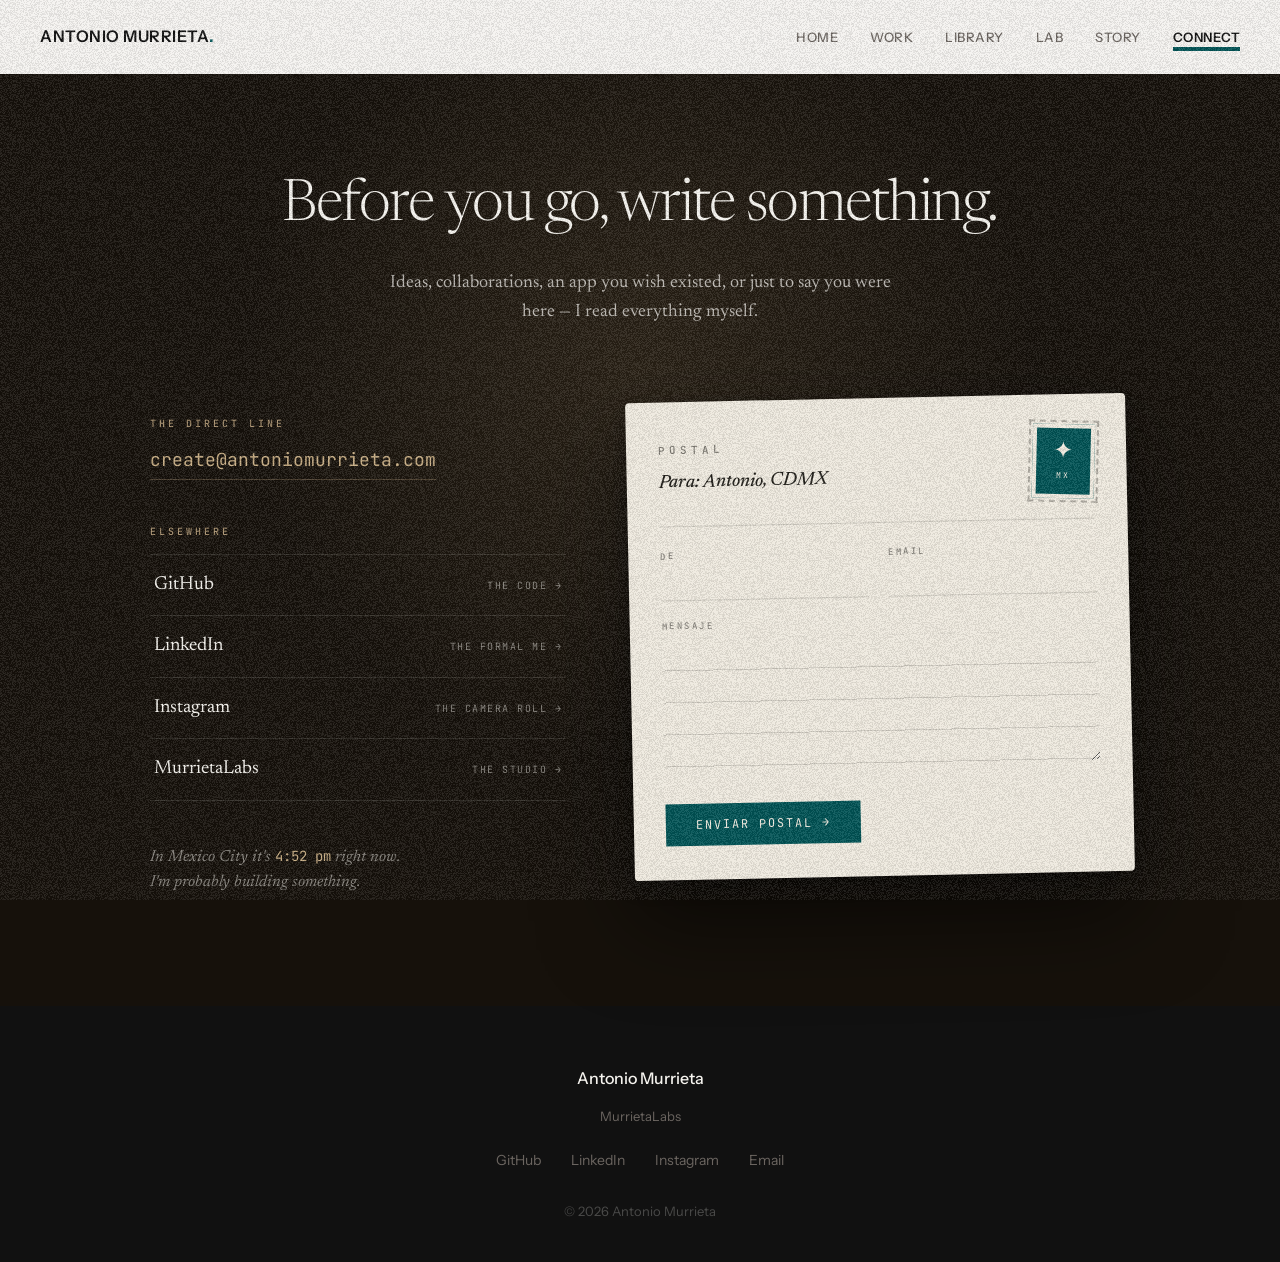
<file: connect.html>
<!DOCTYPE html>
<html lang="en">
<head>
    <meta charset="UTF-8">
    <meta name="viewport" content="width=device-width, initial-scale=1.0">
    <link rel="icon" href="favicon.svg" type="image/svg+xml">
    <link rel="icon" href="favicon-32x32.png" sizes="32x32" type="image/png">
    <link rel="icon" href="favicon-16x16.png" sizes="16x16" type="image/png">
    <link rel="apple-touch-icon" href="apple-touch-icon.png">
    <link rel="manifest" href="site.webmanifest">
    <title>Connect — Antonio Murrieta</title>
    <meta name="description" content="Write to Antonio Murrieta. Ideas, collaborations, or just to say you were here — he reads everything himself.">
    <link rel="canonical" href="https://antoniomurrieta.com/connect.html">

    <link rel="preconnect" href="https://fonts.googleapis.com">
    <link rel="preconnect" href="https://fonts.gstatic.com" crossorigin>
    <link rel="stylesheet" href="https://fonts.googleapis.com/css2?family=Newsreader:ital,opsz,wght@0,6..72,300;0,6..72,400;1,6..72,400&family=Instrument+Sans:wght@400;500;600&family=JetBrains+Mono&display=swap">
    <link rel="stylesheet" href="styles.css">

    <style>
        /* ==========================================================
           THE POSTCARD
           Write one before you leave. I read everything myself.
           ========================================================== */

        :root {
            --night: #16110B;
            --lamp: #A8916F;
            --lamp-bright: #C8AE85;
            --teal-bright: #5FA8A2;
            --card: #F0EBE0;
            --card-ink: #22201B;
            --card-line: rgba(34, 32, 27, 0.16);
            --paper-70: rgba(245, 243, 238, 0.72);
            --paper-50: rgba(245, 243, 238, 0.5);
            --hairline: rgba(232, 228, 221, 0.13);
        }

        body {
            background: var(--night);
        }

        body::before {
            content: '';
            position: fixed;
            top: 0;
            left: 0;
            width: 100%;
            height: 100%;
            pointer-events: none;
            z-index: 9999;
            opacity: 0.15;
            background-image: url("data:image/svg+xml,%3Csvg viewBox='0 0 256 256' xmlns='http://www.w3.org/2000/svg'%3E%3Cfilter id='n'%3E%3CfeTurbulence type='fractalNoise' baseFrequency='0.9' numOctaves='4' stitchTiles='stitch'/%3E%3CfeColorMatrix type='saturate' values='0'/%3E%3CfeComponentTransfer%3E%3CfeFuncR type='discrete' tableValues='0 1'/%3E%3CfeFuncG type='discrete' tableValues='0 1'/%3E%3CfeFuncB type='discrete' tableValues='0 1'/%3E%3C/feComponentTransfer%3E%3C/filter%3E%3Crect width='100%25' height='100%25' filter='url(%23n)'/%3E%3C/svg%3E");
            background-repeat: repeat;
            background-size: 180px 180px;
        }

        @media (max-width: 768px) {
            body::before {
                opacity: 0.09;
                background-size: 90px 90px;
            }
        }

        .post-page {
            max-width: 1060px;
            margin: 0 auto;
            padding: 160px 40px 110px;
            position: relative;
        }

        /* the lamp over the writing desk */
        .post-page::before {
            content: '';
            position: absolute;
            top: -60px;
            left: 50%;
            transform: translateX(-50%);
            width: 860px;
            height: 860px;
            border-radius: 50%;
            background: radial-gradient(circle, rgba(214, 178, 124, 0.11) 0%, transparent 65%);
            pointer-events: none;
        }

        .post-header {
            text-align: center;
            margin-bottom: 70px;
            position: relative;
        }

        .post-header h1 {
            font-family: var(--serif);
            font-size: clamp(38px, 6vw, 58px);
            font-weight: 300;
            letter-spacing: -1.5px;
            color: var(--paper);
            margin-bottom: 16px;
        }

        .post-header p {
            font-family: var(--serif);
            font-size: 18px;
            line-height: 1.65;
            color: var(--paper-70);
            max-width: 520px;
            margin: 0 auto;
        }

        /* Two-column desk */
        .desk {
            display: grid;
            grid-template-columns: 5fr 6fr;
            gap: 64px;
            align-items: start;
            position: relative;
        }

        /* ---- Left: the channels ---- */
        .channels {
            padding-top: 18px;
        }

        .channel-label {
            font-family: var(--mono);
            font-size: 10px;
            font-weight: 500;
            text-transform: uppercase;
            letter-spacing: 3px;
            color: var(--lamp);
            margin-bottom: 14px;
        }

        .channel-email {
            display: inline-block;
            font-family: var(--mono);
            font-size: clamp(15px, 1.8vw, 18px);
            color: var(--lamp-bright);
            text-decoration: none;
            border-bottom: 1px solid rgba(168, 145, 111, 0.35);
            padding-bottom: 4px;
            margin-bottom: 44px;
            transition: color 0.3s var(--ease-snap), border-color 0.3s var(--ease-snap);
            word-break: break-all;
        }

        .channel-email:hover {
            color: var(--paper);
            border-bottom-color: var(--paper);
        }

        .channel-list {
            list-style: none;
            margin-bottom: 44px;
        }

        .channel-list li {
            border-top: 1px solid var(--hairline);
        }

        .channel-list li:last-child {
            border-bottom: 1px solid var(--hairline);
        }

        .channel-list a {
            display: flex;
            justify-content: space-between;
            align-items: baseline;
            padding: 15px 4px;
            text-decoration: none;
            transition: padding-left 0.3s var(--ease-snap);
        }

        .channel-list a:hover {
            padding-left: 12px;
        }

        .channel-name {
            font-family: var(--serif);
            font-size: 19px;
            color: var(--paper);
        }

        .channel-hint {
            font-family: var(--mono);
            font-size: 10px;
            text-transform: uppercase;
            letter-spacing: 1.5px;
            color: var(--paper-50);
            transition: color 0.3s var(--ease-snap);
        }

        .channel-list a:hover .channel-hint {
            color: var(--teal-bright);
        }

        .desk-clock {
            font-family: var(--serif);
            font-style: italic;
            font-size: 16px;
            line-height: 1.6;
            color: var(--paper-50);
        }

        .desk-clock .t {
            color: var(--lamp-bright);
            font-style: normal;
            font-family: var(--mono);
            font-size: 14px;
        }

        /* ---- Right: the postcard ---- */
        .postcard {
            background: var(--card);
            border-radius: 4px;
            padding: 30px 32px 34px;
            transform: rotate(-1.2deg);
            box-shadow: 0 40px 90px rgba(0, 0, 0, 0.55), 0 6px 18px rgba(0, 0, 0, 0.35);
            position: relative;
            transition: transform 0.5s var(--ease-snap);
        }

        .postcard:focus-within {
            transform: rotate(0deg);
        }

        /* paper texture on the card */
        .postcard::before {
            content: '';
            position: absolute;
            inset: 0;
            border-radius: 4px;
            pointer-events: none;
            opacity: 0.5;
            background-image: url("data:image/svg+xml,%3Csvg viewBox='0 0 256 256' xmlns='http://www.w3.org/2000/svg'%3E%3Cfilter id='n'%3E%3CfeTurbulence type='fractalNoise' baseFrequency='0.9' numOctaves='4' stitchTiles='stitch'/%3E%3CfeColorMatrix type='saturate' values='0'/%3E%3C/filter%3E%3Crect width='100%25' height='100%25' filter='url(%23n)' opacity='0.08'/%3E%3C/svg%3E");
        }

        .postcard-top {
            display: flex;
            justify-content: space-between;
            align-items: flex-start;
            margin-bottom: 20px;
            position: relative;
        }

        .postcard-title {
            font-family: var(--mono);
            font-size: 11px;
            font-weight: 500;
            letter-spacing: 4px;
            text-transform: uppercase;
            color: rgba(34, 32, 27, 0.55);
            padding-top: 10px;
        }

        .postcard-title .to {
            display: block;
            font-family: var(--serif);
            font-size: 19px;
            font-style: italic;
            text-transform: none;
            letter-spacing: 0;
            color: var(--card-ink);
            margin-top: 8px;
        }

        /* the stamp */
        .stamp {
            width: 62px;
            height: 74px;
            background: #025355;
            border: 4px solid var(--card);
            outline: 2px dashed rgba(34, 32, 27, 0.3);
            outline-offset: 2px;
            display: flex;
            flex-direction: column;
            align-items: center;
            justify-content: center;
            color: #F0EBE0;
            transform: rotate(2.5deg);
            flex-shrink: 0;
        }

        .stamp span {
            font-family: var(--serif);
            font-size: 24px;
            line-height: 1;
        }

        .stamp small {
            font-family: var(--mono);
            font-size: 8px;
            letter-spacing: 2px;
            margin-top: 5px;
        }

        .postcard-divider {
            height: 1px;
            background: var(--card-line);
            margin-bottom: 22px;
            position: relative;
        }

        .form-group {
            margin-bottom: 18px;
            position: relative;
        }

        .form-label {
            display: block;
            font-family: var(--mono);
            font-size: 9px;
            font-weight: 500;
            text-transform: uppercase;
            letter-spacing: 2.5px;
            color: rgba(34, 32, 27, 0.5);
            margin-bottom: 5px;
        }

        .form-input,
        .form-textarea {
            width: 100%;
            padding: 8px 2px;
            background: transparent;
            border: none;
            border-bottom: 1px solid var(--card-line);
            color: var(--card-ink);
            font-size: 16px;
            font-family: var(--serif);
            transition: border-color 0.2s var(--ease-snap);
            border-radius: 0;
            -webkit-appearance: none;
        }

        .form-input:focus,
        .form-textarea:focus {
            outline: none;
            border-bottom-color: #025355;
        }

        .form-textarea {
            min-height: 130px;
            resize: vertical;
            line-height: 32px;
            border-bottom: none;
            background-image: repeating-linear-gradient(transparent, transparent 31px, var(--card-line) 31px, var(--card-line) 32px);
        }

        .form-row {
            display: grid;
            grid-template-columns: 1fr 1fr;
            gap: 20px;
        }

        .form-button {
            padding: 13px 30px;
            background: #025355;
            border: none;
            color: #F0EBE0;
            font-family: var(--mono);
            font-size: 12px;
            letter-spacing: 2px;
            text-transform: uppercase;
            cursor: pointer;
            transition: all 0.3s var(--ease-snap);
            margin-top: 10px;
            position: relative;
        }

        .form-button:hover {
            background: #0A6B6D;
            transform: translateY(-2px);
        }

        .form-button:disabled {
            opacity: 0.6;
            cursor: not-allowed;
            transform: none;
        }

        .form-message {
            padding: 12px 14px;
            border-radius: 4px;
            margin-top: 14px;
            font-size: 14px;
            font-family: var(--sans);
            display: none;
            position: relative;
        }

        .form-message.success {
            display: block;
            background: rgba(2, 83, 85, 0.1);
            color: #025355;
            border: 1px solid rgba(2, 83, 85, 0.3);
        }

        .form-message.error {
            display: block;
            background: rgba(150, 50, 50, 0.08);
            color: #963232;
            border: 1px solid rgba(150, 50, 50, 0.3);
        }

        /* Responsive */
        @media (max-width: 900px) {
            .desk {
                grid-template-columns: 1fr;
                gap: 70px;
            }
            .postcard {
                transform: rotate(-0.8deg);
                max-width: 560px;
                margin: 0 auto;
            }
            .channels {
                text-align: center;
                max-width: 460px;
                margin: 0 auto;
            }
        }

        @media (max-width: 768px) {
            .post-page { padding: 130px 20px 80px; }
            .postcard { padding: 22px 20px 26px; }
            .form-row { grid-template-columns: 1fr; gap: 0; }
        }
    </style>
</head>
<body>
    <!-- Navigation -->
    <nav id="navbar">
        <div class="nav-container">
            <a href="index.html" class="logo">ANTONIO MURRIETA</a>
            <ul class="nav-links" id="navLinks">
                <li><a href="index.html">HOME</a></li>
                <li><a href="work.html">WORK</a></li>
                <li><a href="library.html">LIBRARY</a></li>
                <li><a href="lab.html">LAB</a></li>
                <li><a href="story.html">STORY</a></li>
                <li><a href="connect.html" class="active">CONNECT</a></li>
            </ul>
            <button class="menu-toggle" id="menuToggle">
                <span></span>
                <span></span>
                <span></span>
            </button>
        </div>
    </nav>

    <div class="post-page">
        <header class="post-header reveal">
            <h1>Before you go, write something.</h1>
            <p>Ideas, collaborations, an app you wish existed, or just to say you were here &mdash; I read everything myself.</p>
        </header>

        <div class="desk">
            <!-- Channels -->
            <div class="channels reveal">
                <p class="channel-label">The direct line</p>
                <a class="channel-email" href="mailto:create@antoniomurrieta.com">create@antoniomurrieta.com</a>

                <p class="channel-label">Elsewhere</p>
                <ul class="channel-list">
                    <li><a href="https://github.com/Antonio-MS-Coder" target="_blank" rel="noopener"><span class="channel-name">GitHub</span><span class="channel-hint">The code &rarr;</span></a></li>
                    <li><a href="https://www.linkedin.com/in/antonio-murrieta" target="_blank" rel="noopener"><span class="channel-name">LinkedIn</span><span class="channel-hint">The formal me &rarr;</span></a></li>
                    <li><a href="https://instagram.com/tono_cams" target="_blank" rel="noopener"><span class="channel-name">Instagram</span><span class="channel-hint">The camera roll &rarr;</span></a></li>
                    <li><a href="https://murrietalabs.com" target="_blank" rel="noopener"><span class="channel-name">MurrietaLabs</span><span class="channel-hint">The studio &rarr;</span></a></li>
                </ul>

                <p class="desk-clock">In Mexico City it's <span class="t" id="cdmxTime">&hellip;</span> right now.<br><span id="cdmxLine">I'm probably building something.</span></p>
            </div>

            <!-- The Postcard -->
            <div class="postcard reveal">
                <div class="postcard-top">
                    <p class="postcard-title">Postal
                        <span class="to">Para: Antonio, CDMX</span>
                    </p>
                    <div class="stamp" aria-hidden="true"><span>&#10022;</span><small>MX</small></div>
                </div>
                <div class="postcard-divider"></div>

                <form id="contactForm" action="https://formsubmit.co/create@antoniomurrieta.com" method="POST">
                    <input type="hidden" name="_cc" value="carlosantonio.murrieta@gmail.com">
                    <input type="hidden" name="_subject" value="New message from Antonio Murrieta Website">
                    <input type="hidden" name="_captcha" value="false">
                    <input type="hidden" name="_template" value="table">
                    <div class="form-row">
                        <div class="form-group">
                            <label class="form-label" for="name">De</label>
                            <input type="text" id="name" name="name" class="form-input" required>
                        </div>
                        <div class="form-group">
                            <label class="form-label" for="email">Email</label>
                            <input type="email" id="email" name="email" class="form-input" required>
                        </div>
                    </div>
                    <div class="form-group">
                        <label class="form-label" for="message">Mensaje</label>
                        <textarea id="message" name="message" class="form-textarea" required></textarea>
                    </div>
                    <button type="submit" class="form-button" id="submitBtn">Enviar postal &rarr;</button>
                </form>
                <div class="form-message" id="formMessage"></div>
            </div>
        </div>
    </div>

    <!-- Footer -->
    <footer>
        <div class="footer-content">
            <p class="footer-brand">Antonio Murrieta</p>
            <div class="footer-studio">
                <a href="https://murrietalabs.com" target="_blank">MurrietaLabs</a>
            </div>
            <div class="footer-links">
                <a href="https://github.com/Antonio-MS-Coder" target="_blank">GitHub</a>
                <a href="https://www.linkedin.com/in/antonio-murrieta" target="_blank">LinkedIn</a>
                <a href="https://instagram.com/tono_cams" target="_blank">Instagram</a>
                <a href="mailto:carlosantonio.murrieta@gmail.com,create@antoniomurrieta.com">Email</a>
            </div>
            <p class="footer-copyright">&copy; 2026 Antonio Murrieta</p>
        </div>
    </footer>

    <script>
        const menuToggle = document.getElementById('menuToggle');
        const navLinks = document.getElementById('navLinks');
        const navbar = document.getElementById('navbar');

        menuToggle.addEventListener('click', () => {
            menuToggle.classList.toggle('active');
            navLinks.classList.toggle('active');
        });

        navLinks.querySelectorAll('a').forEach(link => {
            link.addEventListener('click', () => {
                menuToggle.classList.remove('active');
                navLinks.classList.remove('active');
            });
        });

        window.addEventListener('scroll', () => {
            if (window.pageYOffset > 50) {
                navbar.classList.add('scrolled');
            } else {
                navbar.classList.remove('scrolled');
            }
        });

        // Scroll reveal
        var reveals = document.querySelectorAll('.reveal');
        var revealObserver = new IntersectionObserver(function(entries) {
            entries.forEach(function(entry) {
                if (entry.isIntersecting) {
                    entry.target.classList.add('revealed');
                    revealObserver.unobserve(entry.target);
                }
            });
        }, { threshold: 0.2 });
        reveals.forEach(function(el) { revealObserver.observe(el); });

        // CDMX clock — alive without going stale
        (function() {
            var timeEl = document.getElementById('cdmxTime');
            var lineEl = document.getElementById('cdmxLine');
            function tick() {
                var now = new Date();
                var fmt = new Intl.DateTimeFormat('en-US', {
                    timeZone: 'America/Mexico_City',
                    hour: 'numeric', minute: '2-digit', hour12: true
                });
                timeEl.textContent = fmt.format(now).toLowerCase();
                var hour = parseInt(new Intl.DateTimeFormat('en-US', {
                    timeZone: 'America/Mexico_City', hour: 'numeric', hour12: false
                }).format(now), 10);
                var line;
                if (hour >= 6 && hour < 12) line = "I'm probably on my first coffee, building.";
                else if (hour >= 12 && hour < 19) line = "I'm probably building something.";
                else if (hour >= 19 && hour < 24) line = "I'm probably still building. Or reading.";
                else line = "I should be asleep. I'm probably building.";
                lineEl.textContent = line;
            }
            tick();
            setInterval(tick, 30000);
        })();

        // Form submission
        const contactForm = document.getElementById('contactForm');
        const submitBtn = document.getElementById('submitBtn');
        const formMessage = document.getElementById('formMessage');

        contactForm.addEventListener('submit', async (e) => {
            e.preventDefault();

            const formData = new FormData(contactForm);
            const name = formData.get('name').trim();
            const email = formData.get('email').trim();
            const message = formData.get('message').trim();

            if (!name || !email || !message) {
                showMessage('Please fill in all fields.', 'error');
                return;
            }

            const emailRegex = /^[^\s@]+@[^\s@]+\.[^\s@]+$/;
            if (!emailRegex.test(email)) {
                showMessage('Please enter a valid email address.', 'error');
                return;
            }

            submitBtn.disabled = true;
            submitBtn.textContent = 'Enviando…';

            try {
                const response = await fetch('https://formsubmit.co/ajax/create@antoniomurrieta.com', {
                    method: 'POST',
                    body: formData,
                    headers: { 'Accept': 'application/json' }
                });

                if (response.ok) {
                    showMessage('Postal enviada. I\'ll write back soon.', 'success');
                    contactForm.reset();
                } else {
                    showMessage('Something went wrong. Please try again.', 'error');
                }
            } catch (error) {
                showMessage('Unable to send. Please check your connection.', 'error');
            } finally {
                setTimeout(() => {
                    submitBtn.disabled = false;
                    submitBtn.innerHTML = 'Enviar postal &rarr;';
                }, 500);
            }
        });

        function showMessage(text, type) {
            formMessage.textContent = text;
            formMessage.className = `form-message ${type}`;
            setTimeout(() => { formMessage.className = 'form-message'; }, 5000);
        }
    </script>
</body>
</html>
</file>
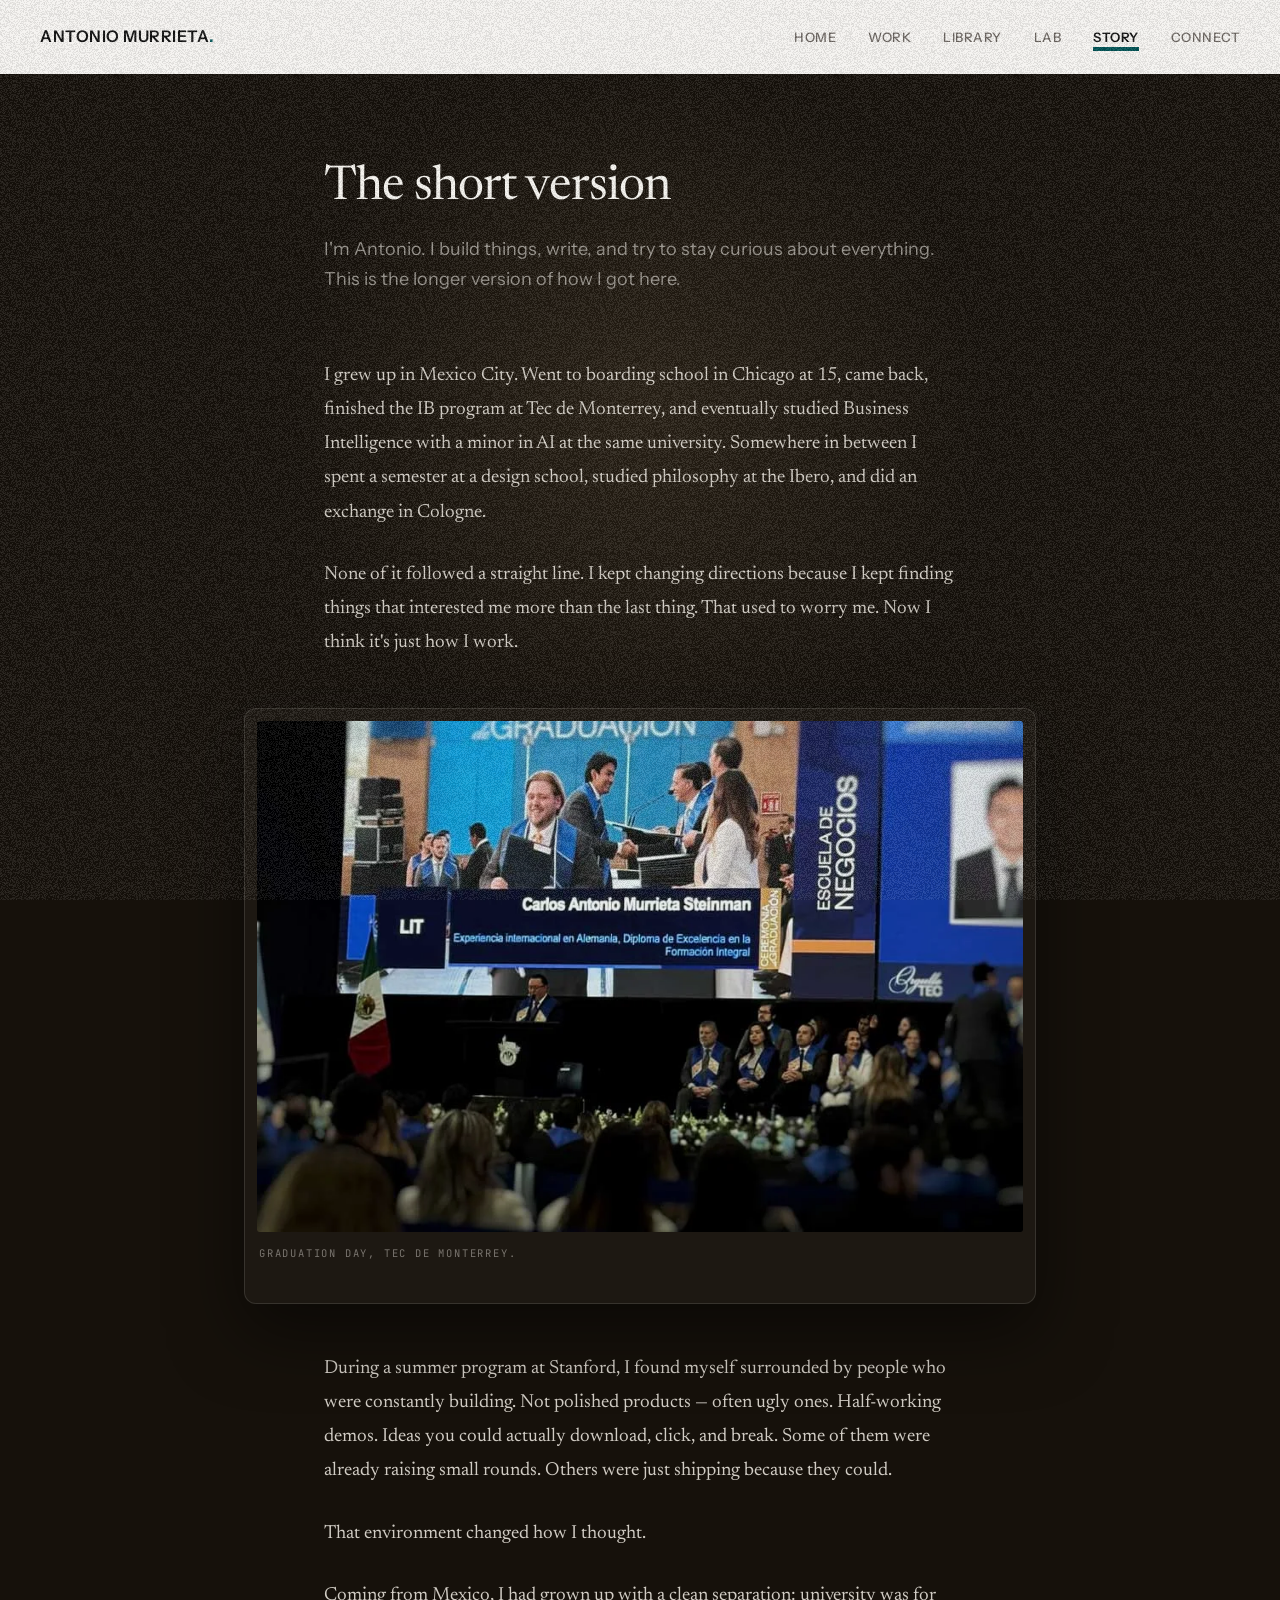
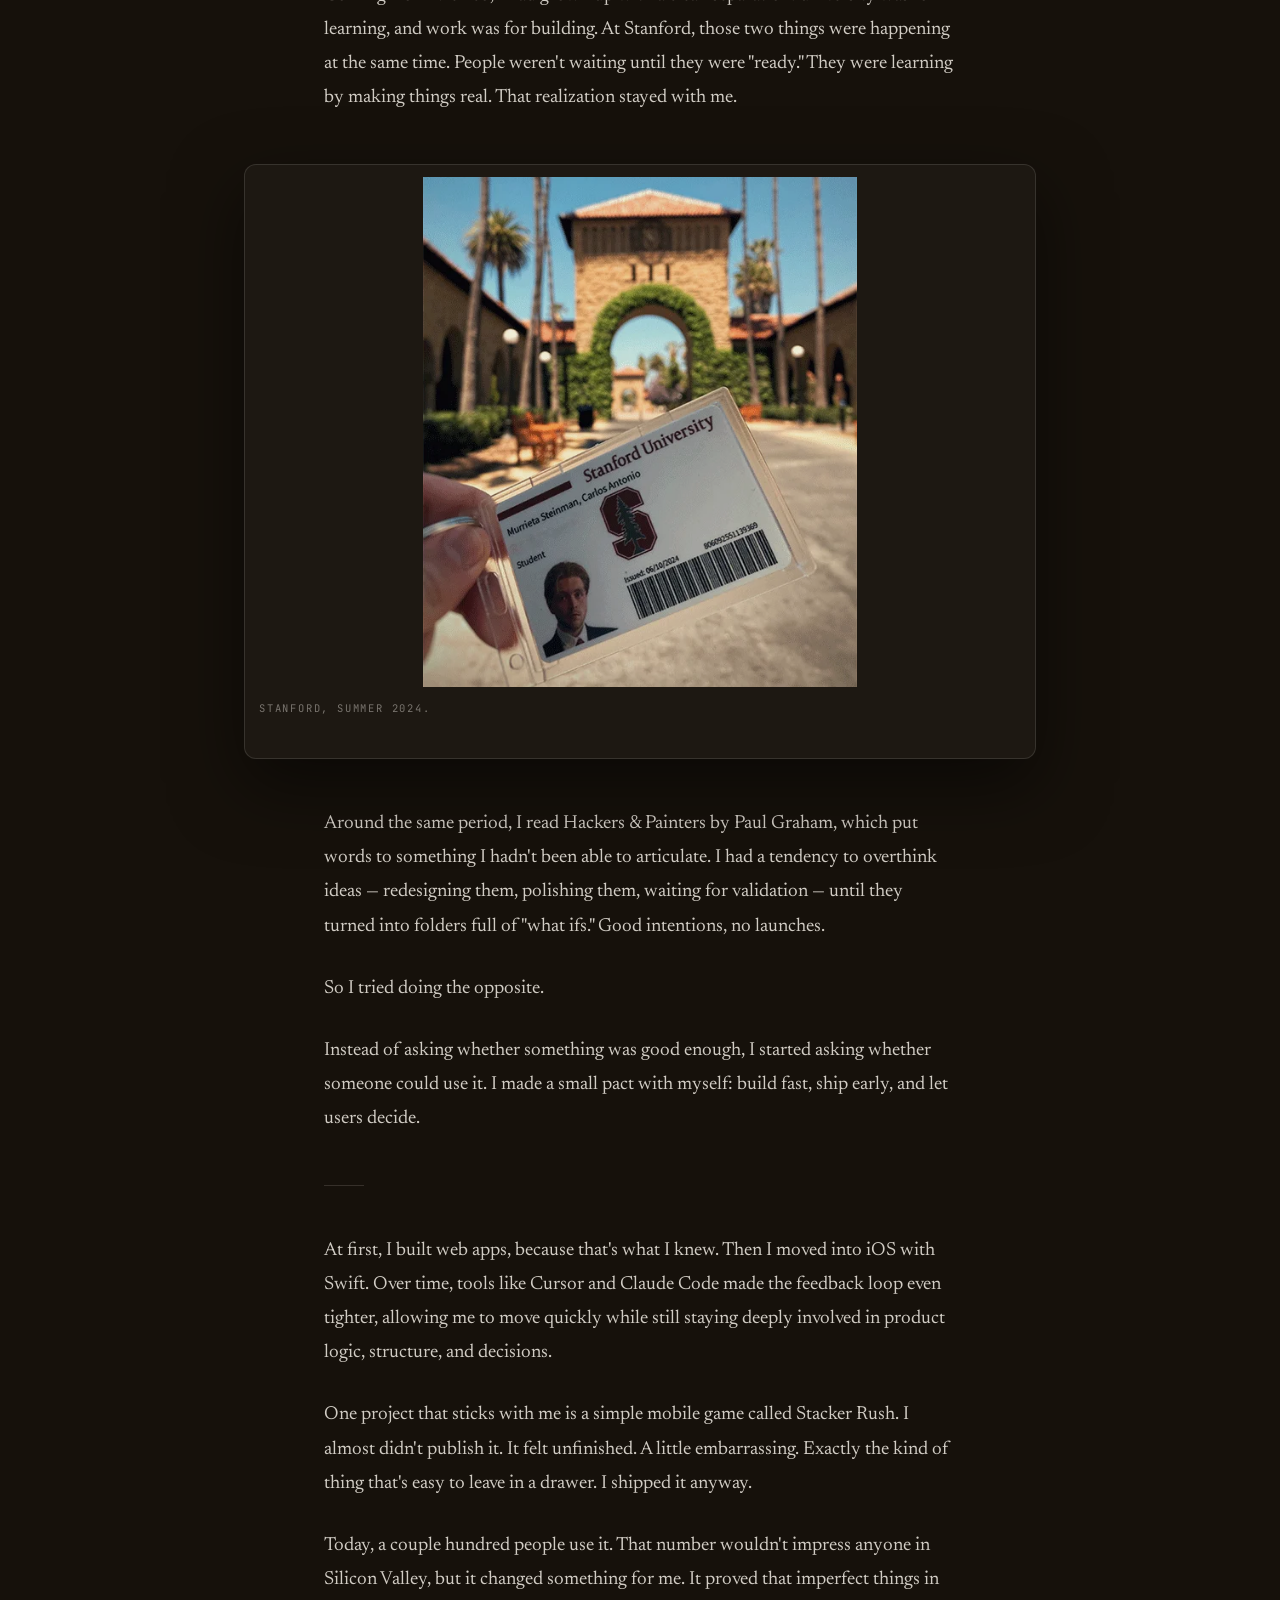
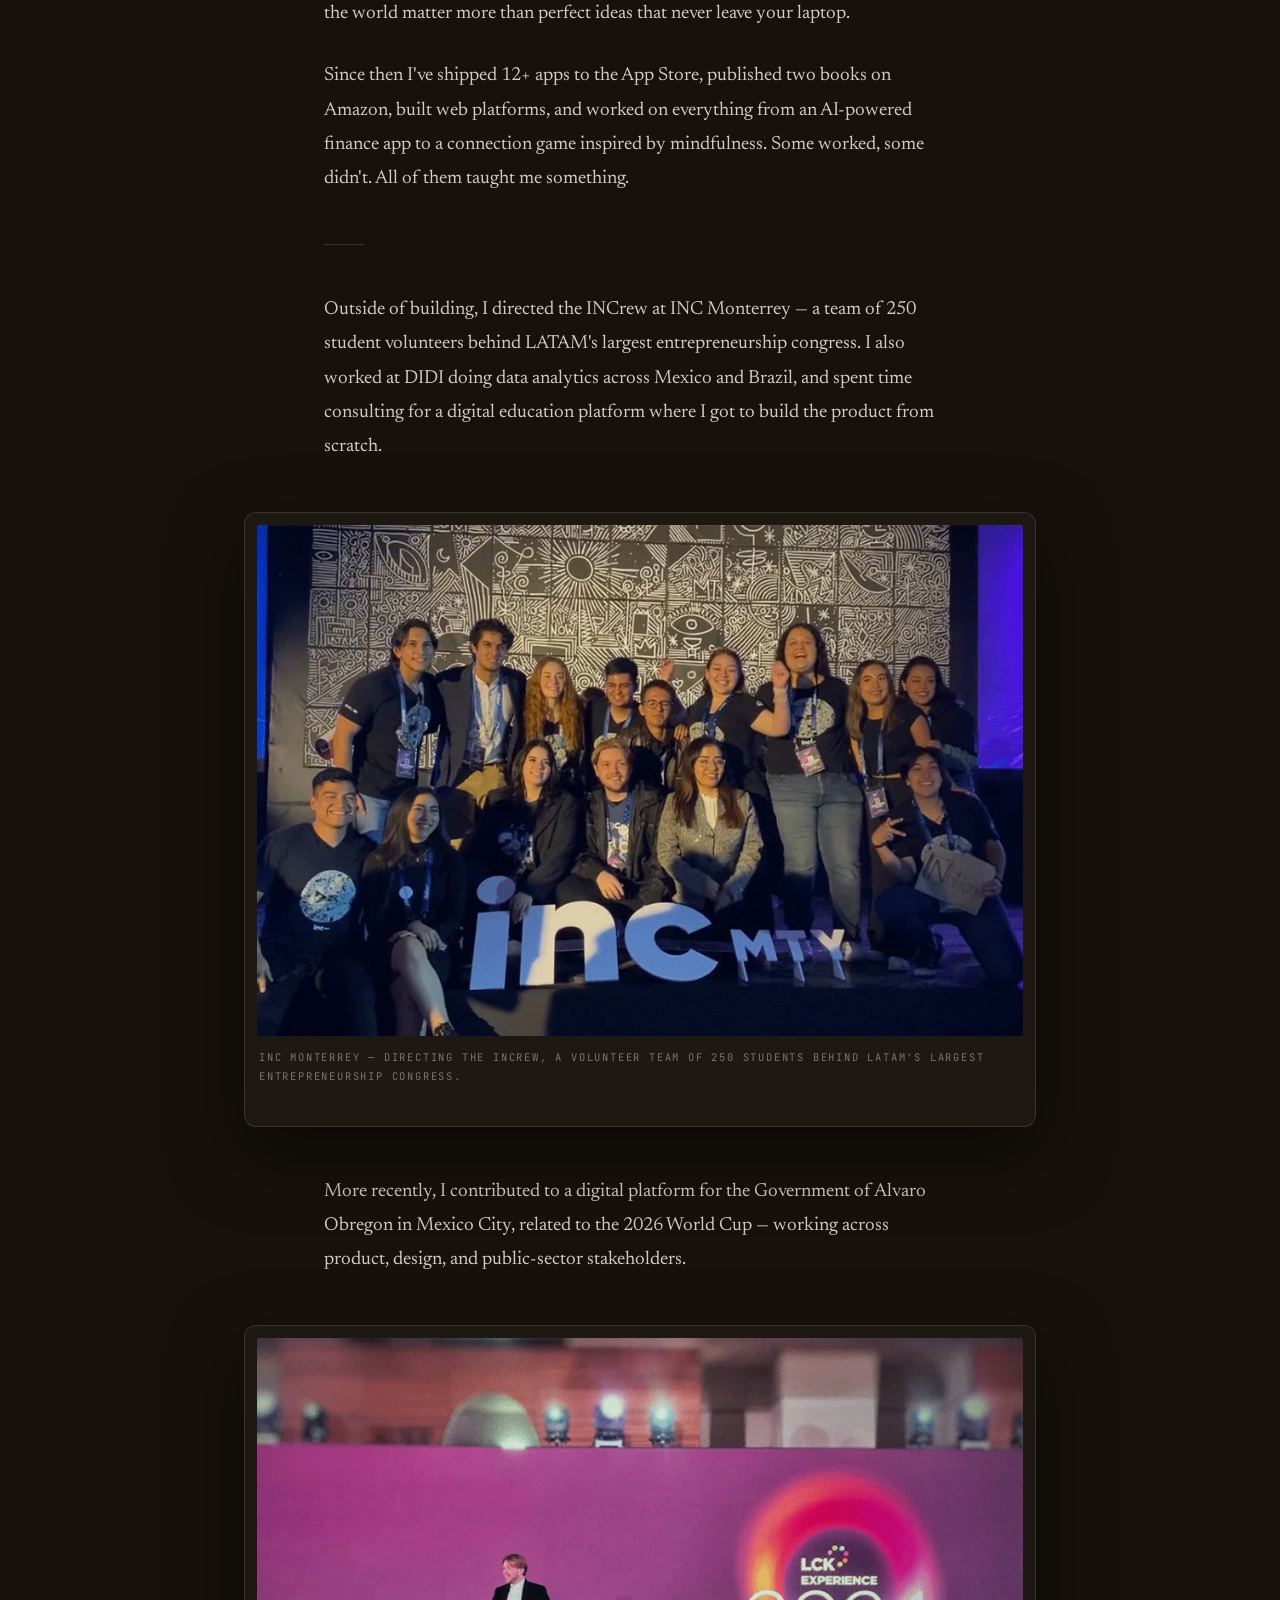
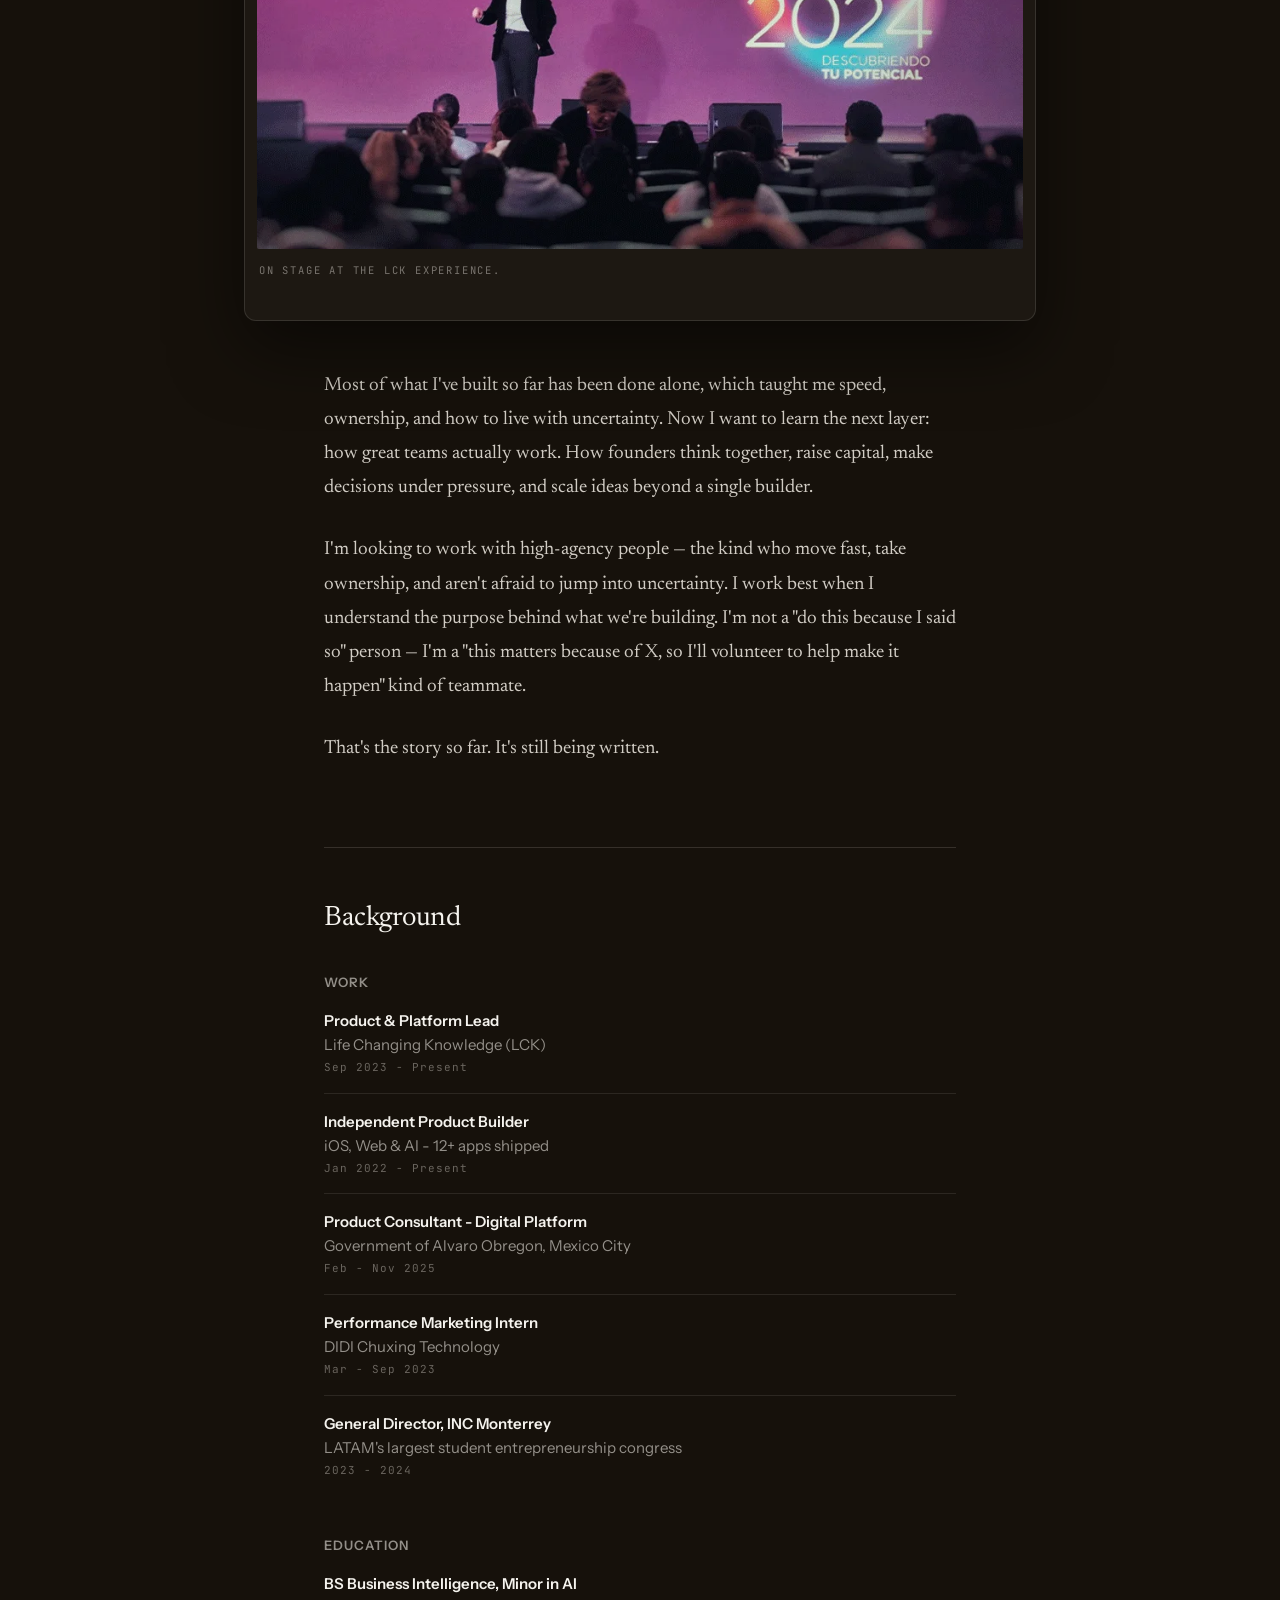
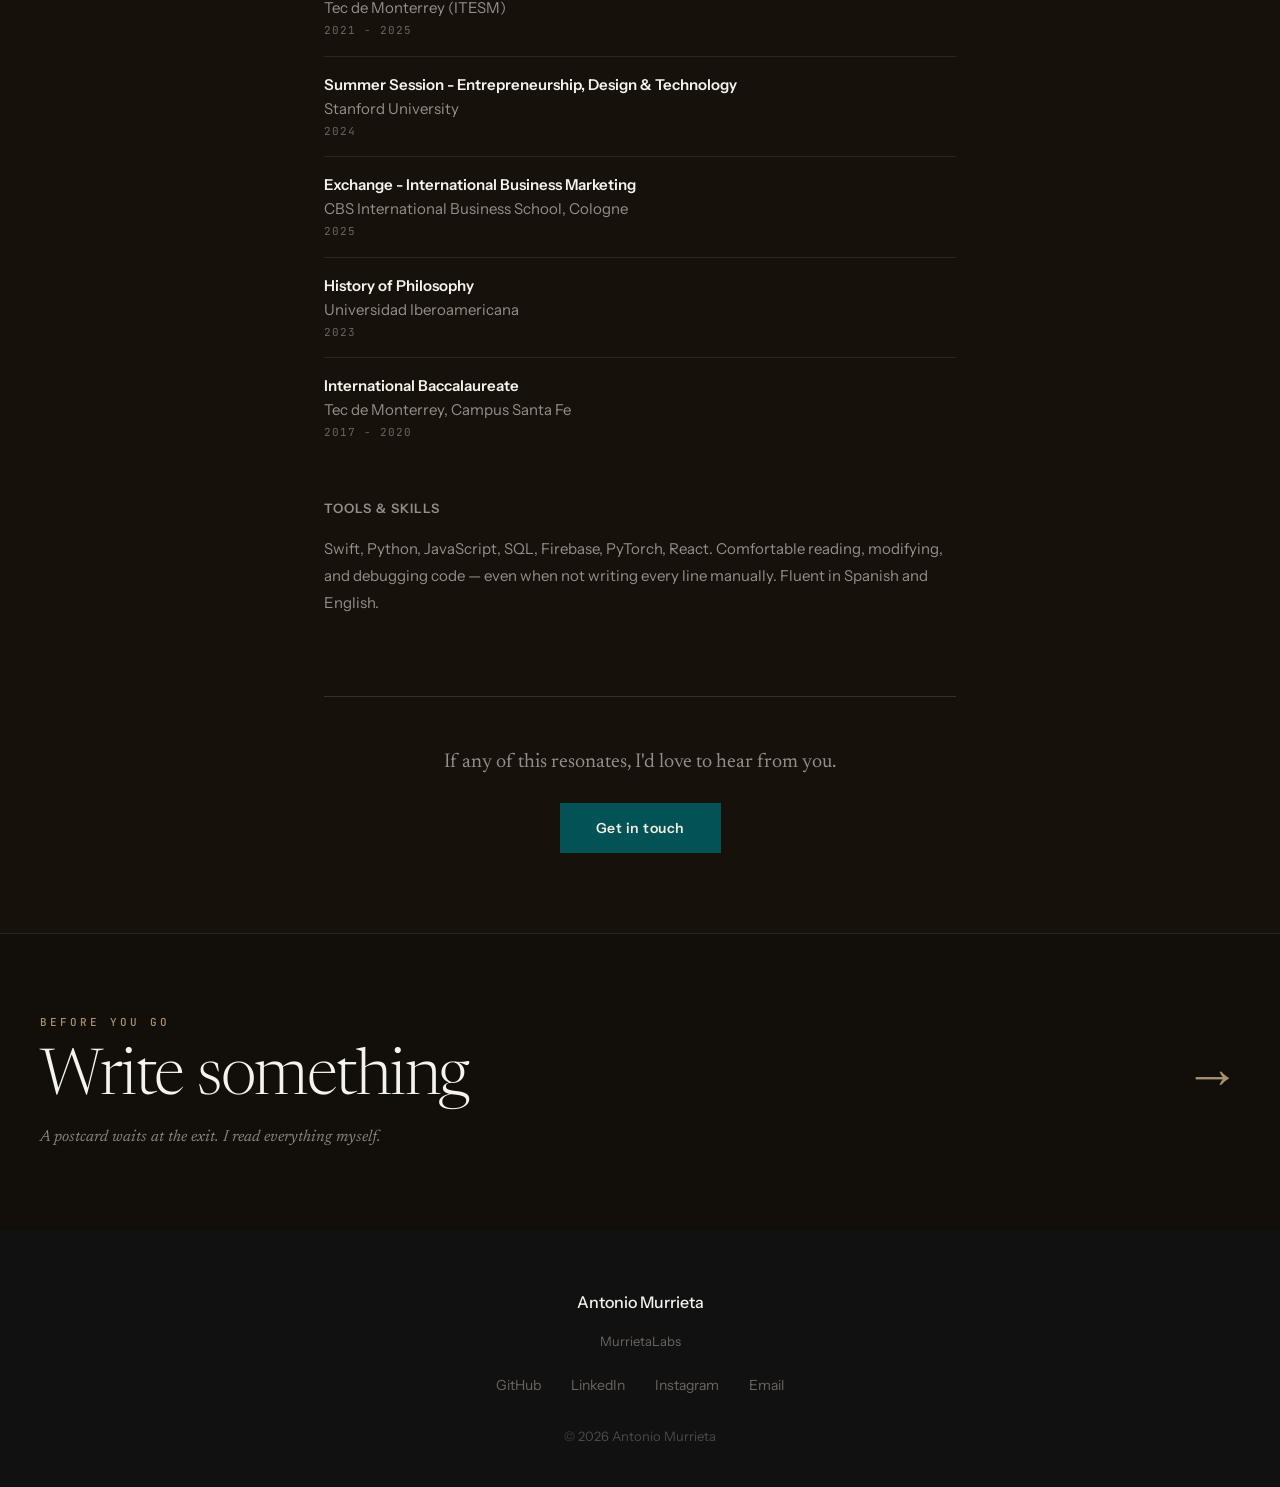
<file: story.html>
<!DOCTYPE html>
<html lang="en">
<head>
    <meta charset="UTF-8">
    <meta name="viewport" content="width=device-width, initial-scale=1.0">
    <link rel="icon" href="favicon.svg" type="image/svg+xml">
    <link rel="icon" href="favicon-32x32.png" sizes="32x32" type="image/png">
    <link rel="icon" href="favicon-16x16.png" sizes="16x16" type="image/png">
    <link rel="apple-touch-icon" href="apple-touch-icon.png">
    <link rel="manifest" href="site.webmanifest">
    <title>Story - Antonio Murrieta</title>
    <meta name="description" content="The story behind the work. Builder, entrepreneur, and curious mind from Mexico City.">

    <meta name="author" content="Antonio Murrieta">
    <meta name="robots" content="index, follow, max-image-preview:large">
    <link rel="canonical" href="https://antoniomurrieta.com/story.html">

    <meta property="og:title" content="Story - Antonio Murrieta">
    <meta property="og:description" content="The story behind the work. Builder, entrepreneur, and curious mind from Mexico City.">
    <meta property="og:type" content="profile">
    <meta property="og:url" content="https://antoniomurrieta.com/story.html">
    <meta property="og:site_name" content="Antonio Murrieta">
    <meta property="og:image" content="https://antoniomurrieta.com/assets/og-image.jpg">
    <meta property="og:image:width" content="1200">
    <meta property="og:image:height" content="630">
    <meta property="og:image:alt" content="Antonio Murrieta — builder, entrepreneur, and author.">

    <meta name="twitter:card" content="summary_large_image">
    <meta name="twitter:title" content="Story - Antonio Murrieta">
    <meta name="twitter:description" content="The story behind the work. Builder and entrepreneur from Mexico City.">
    <meta name="twitter:image" content="https://antoniomurrieta.com/assets/og-image.jpg">

    <script type="application/ld+json">
    {
        "@context": "https://schema.org",
        "@type": "Person",
        "name": "Antonio Murrieta",
        "alternateName": "Carlos Antonio Murrieta Steinman",
        "url": "https://antoniomurrieta.com/",
        "image": "https://antoniomurrieta.com/assets/og-image.jpg",
        "jobTitle": "Builder & Entrepreneur",
        "worksFor": { "@type": "Organization", "name": "MurrietaLabs", "url": "https://murrietalabs.com" },
        "homeLocation": { "@type": "Place", "name": "Mexico City, Mexico" },
        "alumniOf": [
            {
                "@type": "EducationalOrganization",
                "name": "Tecnológico de Monterrey"
            },
            {
                "@type": "EducationalOrganization",
                "name": "Stanford University"
            }
        ],
        "knowsLanguage": ["Spanish", "English"],
        "sameAs": [
            "https://github.com/Antonio-MS-Coder",
            "https://www.linkedin.com/in/antonio-murrieta",
            "https://instagram.com/tono_cams",
            "https://apps.apple.com/us/developer/carlos-antonio-murrieta-steinman/id1787441282",
            "https://murrietalabs.com"
        ]
    }
    </script>

    <link rel="preconnect" href="https://fonts.googleapis.com">
    <link rel="preconnect" href="https://fonts.gstatic.com" crossorigin>
    <link rel="stylesheet" href="https://fonts.googleapis.com/css2?family=Newsreader:ital,opsz,wght@0,6..72,300;0,6..72,400;1,6..72,400&family=Instrument+Sans:wght@400;500;600&family=JetBrains+Mono&display=swap">
    <link rel="stylesheet" href="styles.css">
    <style>
        /* Story Layout */
        .story-container {
            max-width: var(--content-width);
            margin: 0 auto;
            padding: 160px 24px 80px;
        }

        /* Hero */
        .story-hero {
            margin-bottom: 64px;
        }

        .story-hero h1 {
            font-family: var(--serif);
            font-size: clamp(36px, 5vw, 48px);
            font-weight: 400;
            color: var(--ink);
            letter-spacing: -1px;
            line-height: 1.2;
            margin-bottom: 16px;
        }

        .story-hero .lead {
            font-size: 18px;
            color: var(--stone);
            line-height: 1.7;
        }

        /* Narrative */
        .narrative p {
            font-family: var(--serif);
            font-size: 19px;
            line-height: 1.8;
            color: var(--carbon);
            margin-bottom: 28px;
        }

        .narrative .section-break {
            width: 40px;
            height: 1px;
            background: var(--bone);
            margin: 48px 0;
        }

        /* Photos & Slideshow */
        .story-photo {
            margin: 48px 0;
            border-radius: 8px;
            overflow: hidden;
        }

        .story-photo img {
            width: 100%;
            height: auto;
            display: block;
        }

        .story-photo .caption {
            font-size: 13px;
            color: var(--stone);
            margin-top: 10px;
            font-style: italic;
        }

        .story-photo.wide {
            margin-left: -80px;
            margin-right: -80px;
            border-radius: 12px;
        }

        .slideshow {
            position: relative;
            overflow: hidden;
            border-radius: 12px;
        }

        .slideshow .slide {
            position: absolute;
            top: 0;
            left: 0;
            width: 100%;
            opacity: 0;
            transition: opacity 1.2s ease;
        }

        .slideshow .slide:first-child {
            position: relative;
        }

        .slideshow .slide.active {
            opacity: 1;
        }

        .slideshow .slide img {
            width: 100%;
            height: auto;
            display: block;
        }

        /* Background Section */
        .background {
            margin-top: 80px;
            padding-top: 48px;
            border-top: 1px solid var(--bone);
        }

        .background h2 {
            font-family: var(--serif);
            font-size: 28px;
            font-weight: 400;
            color: var(--ink);
            margin-bottom: 32px;
            letter-spacing: -0.5px;
        }

        .background-section {
            margin-bottom: 40px;
        }

        .background-section h3 {
            font-size: 13px;
            font-weight: 600;
            text-transform: uppercase;
            letter-spacing: 1px;
            color: var(--stone);
            margin-bottom: 16px;
        }

        .background-item {
            margin-bottom: 16px;
            padding-bottom: 16px;
            border-bottom: 1px solid var(--paper);
        }

        .background-item:last-child {
            border-bottom: none;
        }

        .background-item .role {
            font-weight: 600;
            color: var(--ink);
            font-size: 15px;
        }

        .background-item .place {
            color: var(--stone);
            font-size: 15px;
        }

        .background-item .date {
            font-size: 13px;
            color: var(--stone);
            margin-top: 2px;
        }

        /* CTA */
        .story-cta {
            margin-top: 80px;
            padding-top: 48px;
            border-top: 1px solid var(--bone);
            text-align: center;
        }

        .story-cta p {
            font-family: var(--serif);
            font-size: 20px;
            color: var(--stone);
            margin-bottom: 24px;
            line-height: 1.7;
        }

        .story-cta a {
            display: inline-block;
            padding: 14px 36px;
            font-size: 14px;
            font-weight: 600;
            text-decoration: none;
            letter-spacing: 0.5px;
            background: var(--roble);
            color: var(--linen);
            transition: all 0.3s var(--ease-snap);
        }

        .story-cta a:hover {
            background: var(--roble-light);
            transform: translateY(-2px);
            box-shadow: 0 8px 24px rgba(2, 83, 85, 0.25);
        }

        /* Responsive */
        @media (max-width: 768px) {
            .story-container {
                padding: 120px 20px 60px;
            }

            .story-photo.wide {
                margin-left: -20px;
                margin-right: -20px;
                border-radius: 0;
            }
        }

        /* =============== NIGHT EDITORIAL THEME =============== */
        body {
            background: #16110B;
        }

        body::before {
            content: '';
            position: fixed;
            top: 0;
            left: 0;
            width: 100%;
            height: 100%;
            pointer-events: none;
            z-index: 9999;
            opacity: 0.15;
            background-image: url("data:image/svg+xml,%3Csvg viewBox='0 0 256 256' xmlns='http://www.w3.org/2000/svg'%3E%3Cfilter id='n'%3E%3CfeTurbulence type='fractalNoise' baseFrequency='0.9' numOctaves='4' stitchTiles='stitch'/%3E%3CfeColorMatrix type='saturate' values='0'/%3E%3CfeComponentTransfer%3E%3CfeFuncR type='discrete' tableValues='0 1'/%3E%3CfeFuncG type='discrete' tableValues='0 1'/%3E%3CfeFuncB type='discrete' tableValues='0 1'/%3E%3C/feComponentTransfer%3E%3C/filter%3E%3Crect width='100%25' height='100%25' filter='url(%23n)'/%3E%3C/svg%3E");
            background-repeat: repeat;
            background-size: 180px 180px;
        }

        @media (max-width: 768px) {
            body::before {
                opacity: 0.09;
                background-size: 90px 90px;
            }
        }

        /* Palette flip scoped to the study (nav/footer constant) */
        .story-container {
            --ink: #F5F3EE;
            --carbon: rgba(240, 235, 227, 0.86);
            --stone: rgba(232, 228, 221, 0.6);
            --bone: rgba(232, 228, 221, 0.15);
            --paper: rgba(232, 228, 221, 0.1);
            --linen: #16110B;
            --roble: #A8916F;
            --roble-light: #C8AE85;
            --roble-border: rgba(168, 145, 111, 0.4);
            position: relative;
        }

        /* reading lamp over the desk */
        .story-container::before {
            content: '';
            position: absolute;
            top: 30px;
            left: 50%;
            transform: translateX(-50%);
            width: 760px;
            height: 760px;
            border-radius: 50%;
            background: radial-gradient(circle, rgba(214, 178, 124, 0.10) 0%, transparent 65%);
            pointer-events: none;
        }

        .story-container > * {
            position: relative;
        }

        /* Photos hang like framed prints */
        .story-photo {
            border: 1px solid rgba(232, 228, 221, 0.13);
            background: rgba(255, 252, 245, 0.03);
            padding: 12px;
            border-radius: 4px;
            box-shadow: 0 26px 70px rgba(0, 0, 0, 0.5);
        }

        .story-photo img {
            border-radius: 2px;
            filter: brightness(0.94) saturate(0.96);
        }

        .story-photo .caption {
            font-family: var(--mono);
            font-size: 10.5px;
            font-style: normal;
            text-transform: uppercase;
            letter-spacing: 1.8px;
            color: rgba(232, 228, 221, 0.45);
            margin-top: 12px;
            padding: 0 2px;
        }

        .slideshow {
            border-radius: 2px;
        }

        /* Background = the study's card catalog */
        .background-item .role {
            color: var(--paper, #F5F3EE);
            color: #F5F3EE;
        }

        .background-item {
            border-bottom: 1px solid rgba(232, 228, 221, 0.1);
        }

        .background-item .date {
            font-family: var(--mono);
            font-size: 11px;
            letter-spacing: 1px;
            color: rgba(232, 228, 221, 0.4);
        }

        .background h2 {
            color: #F5F3EE;
        }

        /* CTA button -> portfolio teal */
        .story-cta a {
            background: #025355;
            color: #F0EBE0;
        }

        .story-cta a:hover {
            background: #0A6B6D;
        }

        /* Doorway (night variant) */
        .doorway { background: #120E09; border-top: 1px solid rgba(232, 228, 221, 0.1); }
        .doorway-eyebrow { color: #A8916F; }
        .doorway-title { color: #F5F3EE; }
        .doorway-note { color: rgba(232, 228, 221, 0.55); }
        .doorway-arrow { color: #A8916F; }
        .doorway:hover { background: #F5F3EE; }
        .doorway:hover .doorway-title { color: #111111; }
        .doorway:hover .doorway-eyebrow { color: #025355; }
        .doorway:hover .doorway-note { color: #6B6560; }
        .doorway:hover .doorway-arrow { color: #025355; }
    </style>
</head>
<body>
    <div class="scroll-progress" id="scrollProgress"></div>
    <!-- Navigation -->
    <nav id="navbar">
        <div class="nav-container">
            <a href="index.html" class="logo">ANTONIO MURRIETA</a>
            <ul class="nav-links" id="navLinks">
                <li><a href="index.html">HOME</a></li>
                <li><a href="work.html">WORK</a></li>
                <li><a href="library.html">LIBRARY</a></li>
                <li><a href="lab.html">LAB</a></li>
                <li><a href="story.html" class="active">STORY</a></li>
                <li><a href="connect.html">CONNECT</a></li>
            </ul>
            <button class="menu-toggle" id="menuToggle">
                <span></span>
                <span></span>
                <span></span>
            </button>
        </div>
    </nav>

    <div class="story-container">
        <!-- Hero -->
        <div class="story-hero reveal">
            <h1>The short version</h1>
            <p class="lead">
                I'm Antonio. I build things, write, and try to stay curious about everything.
                This is the longer version of how I got here.
            </p>
        </div>

        <!-- Narrative -->
        <div class="narrative">
            <p>
                I grew up in Mexico City. Went to boarding school in Chicago at 15,
                came back, finished the IB program at Tec de Monterrey, and eventually
                studied Business Intelligence with a minor in AI at the same university.
                Somewhere in between I spent a semester at a design school, studied
                philosophy at the Ibero, and did an exchange in Cologne.
            </p>

            <p>
                None of it followed a straight line. I kept changing directions because
                I kept finding things that interested me more than the last thing.
                That used to worry me. Now I think it's just how I work.
            </p>

            <!-- PHOTOS: Tec graduation -->
            <div class="story-photo wide reveal">
                <div class="slideshow" data-interval="4000">
                    <div class="slide active"><img src="assets/Story_Photos/tec_1.webp" alt="Tec de Monterrey graduation ceremony"></div>
                    <div class="slide"><img src="assets/Story_Photos/tec_2.webp" alt="Tec de Monterrey diplomas"></div>
                </div>
                <p class="caption">Graduation day, Tec de Monterrey.</p>
            </div>

            <p>
                During a summer program at Stanford, I found myself surrounded by people
                who were constantly building. Not polished products — often ugly ones.
                Half-working demos. Ideas you could actually download, click, and break.
                Some of them were already raising small rounds. Others were just shipping
                because they could.
            </p>

            <p>
                That environment changed how I thought.
            </p>

            <p>
                Coming from Mexico, I had grown up with a clean separation: university was
                for learning, and work was for building. At Stanford, those two things were
                happening at the same time. People weren't waiting until they were "ready."
                They were learning by making things real. That realization stayed with me.
            </p>

            <!-- PHOTOS: Stanford -->
            <div class="story-photo wide reveal">
                <div class="slideshow" data-interval="4500">
                    <div class="slide active"><img src="assets/Story_Photos/stanford_1.webp" alt="Stanford ID with campus"></div>
                    <div class="slide"><img src="assets/Story_Photos/stanford_2.webp" alt="Stanford HAI"></div>
                    <div class="slide"><img src="assets/Story_Photos/stanford_3.webp" alt="Stanford classroom group"></div>
                </div>
                <p class="caption">Stanford, summer 2024.</p>
            </div>

            <p>
                Around the same period, I read Hackers & Painters by Paul Graham, which put
                words to something I hadn't been able to articulate. I had a tendency to
                overthink ideas — redesigning them, polishing them, waiting for validation —
                until they turned into folders full of "what ifs." Good intentions, no launches.
            </p>

            <p>
                So I tried doing the opposite.
            </p>

            <p>
                Instead of asking whether something was good enough, I started asking
                whether someone could use it. I made a small pact with myself: build fast,
                ship early, and let users decide.
            </p>

            <div class="section-break"></div>

            <p>
                At first, I built web apps, because that's what I knew. Then I moved into iOS
                with Swift. Over time, tools like Cursor and Claude Code made the feedback loop
                even tighter, allowing me to move quickly while still staying deeply involved
                in product logic, structure, and decisions.
            </p>

            <p>
                One project that sticks with me is a simple mobile game called Stacker Rush. I
                almost didn't publish it. It felt unfinished. A little embarrassing. Exactly the
                kind of thing that's easy to leave in a drawer. I shipped it anyway.
            </p>

            <p>
                Today, a couple hundred people use it. That number wouldn't impress anyone
                in Silicon Valley, but it changed something for me. It proved that imperfect
                things in the world matter more than perfect ideas that never leave your laptop.
            </p>

            <p>
                Since then I've shipped 12+ apps to the App Store, published two books on Amazon,
                built web platforms, and worked on everything from an AI-powered finance app
                to a connection game inspired by mindfulness. Some worked, some didn't. All of
                them taught me something.
            </p>

            <div class="section-break"></div>

            <p>
                Outside of building, I directed the INCrew at INC Monterrey — a team of 250 student
                volunteers behind LATAM's largest entrepreneurship congress. I also worked at DIDI doing data analytics
                across Mexico and Brazil, and spent time consulting for a digital education
                platform where I got to build the product from scratch.
            </p>

            <!-- PHOTOS: INCmty -->
            <div class="story-photo wide reveal">
                <div class="slideshow" data-interval="5000">
                    <div class="slide active"><img src="assets/Story_Photos/inc_1.webp" alt="INC Monterrey team"></div>
                    <div class="slide"><img src="assets/Story_Photos/inc_2.webp" alt="Speaking at INC Monterrey"></div>
                </div>
                <p class="caption">INC Monterrey — directing the INCrew, a volunteer team of 250 students behind LATAM's largest entrepreneurship congress.</p>
            </div>

            <p>
                More recently, I contributed to a digital platform for the Government of
                Alvaro Obregon in Mexico City, related to the 2026 World Cup — working across
                product, design, and public-sector stakeholders.
            </p>

            <!-- PHOTO: LCK Experience stage -->
            <div class="story-photo wide reveal">
                <img src="assets/Story_Photos/lck_1.webp" alt="On stage at the LCK Experience">
                <p class="caption">On stage at the LCK Experience.</p>
            </div>

            <p>
                Most of what I've built so far has been done alone, which taught me speed,
                ownership, and how to live with uncertainty. Now I want to learn the next layer:
                how great teams actually work. How founders think together, raise capital,
                make decisions under pressure, and scale ideas beyond a single builder.
            </p>

            <p>
                I'm looking to work with high-agency people — the kind who move fast,
                take ownership, and aren't afraid to jump into uncertainty. I work best
                when I understand the purpose behind what we're building. I'm not a
                "do this because I said so" person — I'm a "this matters because of X,
                so I'll volunteer to help make it happen" kind of teammate.
            </p>

            <p>
                That's the story so far. It's still being written.
            </p>
        </div>

        <!-- Background -->
        <div class="background">
            <h2>Background</h2>

            <div class="background-section reveal">
                <h3>Work</h3>
                <div class="background-item">
                    <div class="role">Product & Platform Lead</div>
                    <div class="place">Life Changing Knowledge (LCK)</div>
                    <div class="date">Sep 2023 - Present</div>
                </div>
                <div class="background-item">
                    <div class="role">Independent Product Builder</div>
                    <div class="place">iOS, Web & AI - 12+ apps shipped</div>
                    <div class="date">Jan 2022 - Present</div>
                </div>
                <div class="background-item">
                    <div class="role">Product Consultant - Digital Platform</div>
                    <div class="place">Government of Alvaro Obregon, Mexico City</div>
                    <div class="date">Feb - Nov 2025</div>
                </div>
                <div class="background-item">
                    <div class="role">Performance Marketing Intern</div>
                    <div class="place">DIDI Chuxing Technology</div>
                    <div class="date">Mar - Sep 2023</div>
                </div>
                <div class="background-item">
                    <div class="role">General Director, INC Monterrey</div>
                    <div class="place">LATAM's largest student entrepreneurship congress</div>
                    <div class="date">2023 - 2024</div>
                </div>
            </div>

            <div class="background-section reveal">
                <h3>Education</h3>
                <div class="background-item">
                    <div class="role">BS Business Intelligence, Minor in AI</div>
                    <div class="place">Tec de Monterrey (ITESM)</div>
                    <div class="date">2021 - 2025</div>
                </div>
                <div class="background-item">
                    <div class="role">Summer Session - Entrepreneurship, Design & Technology</div>
                    <div class="place">Stanford University</div>
                    <div class="date">2024</div>
                </div>
                <div class="background-item">
                    <div class="role">Exchange - International Business Marketing</div>
                    <div class="place">CBS International Business School, Cologne</div>
                    <div class="date">2025</div>
                </div>
                <div class="background-item">
                    <div class="role">History of Philosophy</div>
                    <div class="place">Universidad Iberoamericana</div>
                    <div class="date">2023</div>
                </div>
                <div class="background-item">
                    <div class="role">International Baccalaureate</div>
                    <div class="place">Tec de Monterrey, Campus Santa Fe</div>
                    <div class="date">2017 - 2020</div>
                </div>
            </div>

            <div class="background-section reveal">
                <h3>Tools & Skills</h3>
                <p style="font-size: 15px; color: var(--stone); line-height: 1.8;">
                    Swift, Python, JavaScript, SQL, Firebase, PyTorch, React.
                    Comfortable reading, modifying, and debugging code — even when not writing every line manually.
                    Fluent in Spanish and English.
                </p>
            </div>
        </div>

        <!-- CTA -->
        <div class="story-cta">
            <p>If any of this resonates, I'd love to hear from you.</p>
            <a href="connect.html">Get in touch</a>
        </div>
    </div>

    <!-- Continue the visit -->
    <a href="connect.html" class="doorway">
        <div class="doorway-inner">
            <div>
                <p class="doorway-eyebrow">Before you go</p>
                <p class="doorway-title">Write something</p>
                <p class="doorway-note">A postcard waits at the exit. I read everything myself.</p>
            </div>
            <span class="doorway-arrow">&rarr;</span>
        </div>
    </a>

    <!-- Footer -->
    <footer>
        <div class="footer-content">
            <p class="footer-brand">Antonio Murrieta</p>
            <div class="footer-studio">
                <a href="https://murrietalabs.com" target="_blank">MurrietaLabs</a>
            </div>
            <div class="footer-links">
                <a href="https://github.com/Antonio-MS-Coder" target="_blank">GitHub</a>
                <a href="https://www.linkedin.com/in/antonio-murrieta" target="_blank">LinkedIn</a>
                <a href="https://instagram.com/tono_cams" target="_blank">Instagram</a>
                <a href="mailto:carlosantonio.murrieta@gmail.com,create@antoniomurrieta.com">Email</a>
            </div>
            <p class="footer-copyright">&copy; 2026 Antonio Murrieta</p>
        </div>
    </footer>

    <script>
        const menuToggle = document.getElementById('menuToggle');
        const navLinks = document.getElementById('navLinks');

        menuToggle.addEventListener('click', () => {
            menuToggle.classList.toggle('active');
            navLinks.classList.toggle('active');
        });

        navLinks.querySelectorAll('a').forEach(link => {
            link.addEventListener('click', () => {
                menuToggle.classList.remove('active');
                navLinks.classList.remove('active');
            });
        });

        const navbar = document.getElementById('navbar');
        window.addEventListener('scroll', () => {
            if (window.pageYOffset > 50) {
                navbar.classList.add('scrolled');
            } else {
                navbar.classList.remove('scrolled');
            }
        });

        // Scroll progress bar
        var scrollProgress = document.getElementById('scrollProgress');
        if (scrollProgress) {
            scrollProgress.classList.add('visible');
            window.addEventListener('scroll', function() {
                var scrollTop = window.scrollY;
                var docHeight = document.documentElement.scrollHeight - window.innerHeight;
                if (docHeight > 0) {
                    scrollProgress.style.width = (scrollTop / docHeight) * 100 + '%';
                }
            });
        }

        // Scroll reveal
        var reveals = document.querySelectorAll('.reveal');
        var revealObserver = new IntersectionObserver(function(entries) {
            entries.forEach(function(entry) {
                if (entry.isIntersecting) {
                    entry.target.classList.add('revealed');
                    revealObserver.unobserve(entry.target);
                }
            });
        }, { threshold: 0.2 });
        reveals.forEach(function(el) { revealObserver.observe(el); });

        // Auto-crossfade slideshows
        document.querySelectorAll('.slideshow').forEach(show => {
            const slides = show.querySelectorAll('.slide');
            if (slides.length <= 1) return;
            let current = 0;
            const interval = parseInt(show.dataset.interval) || 4000;

            setInterval(() => {
                slides[current].classList.remove('active');
                current = (current + 1) % slides.length;
                slides[current].classList.add('active');
            }, interval);
        });
    </script>
</body>
</html>
</file>
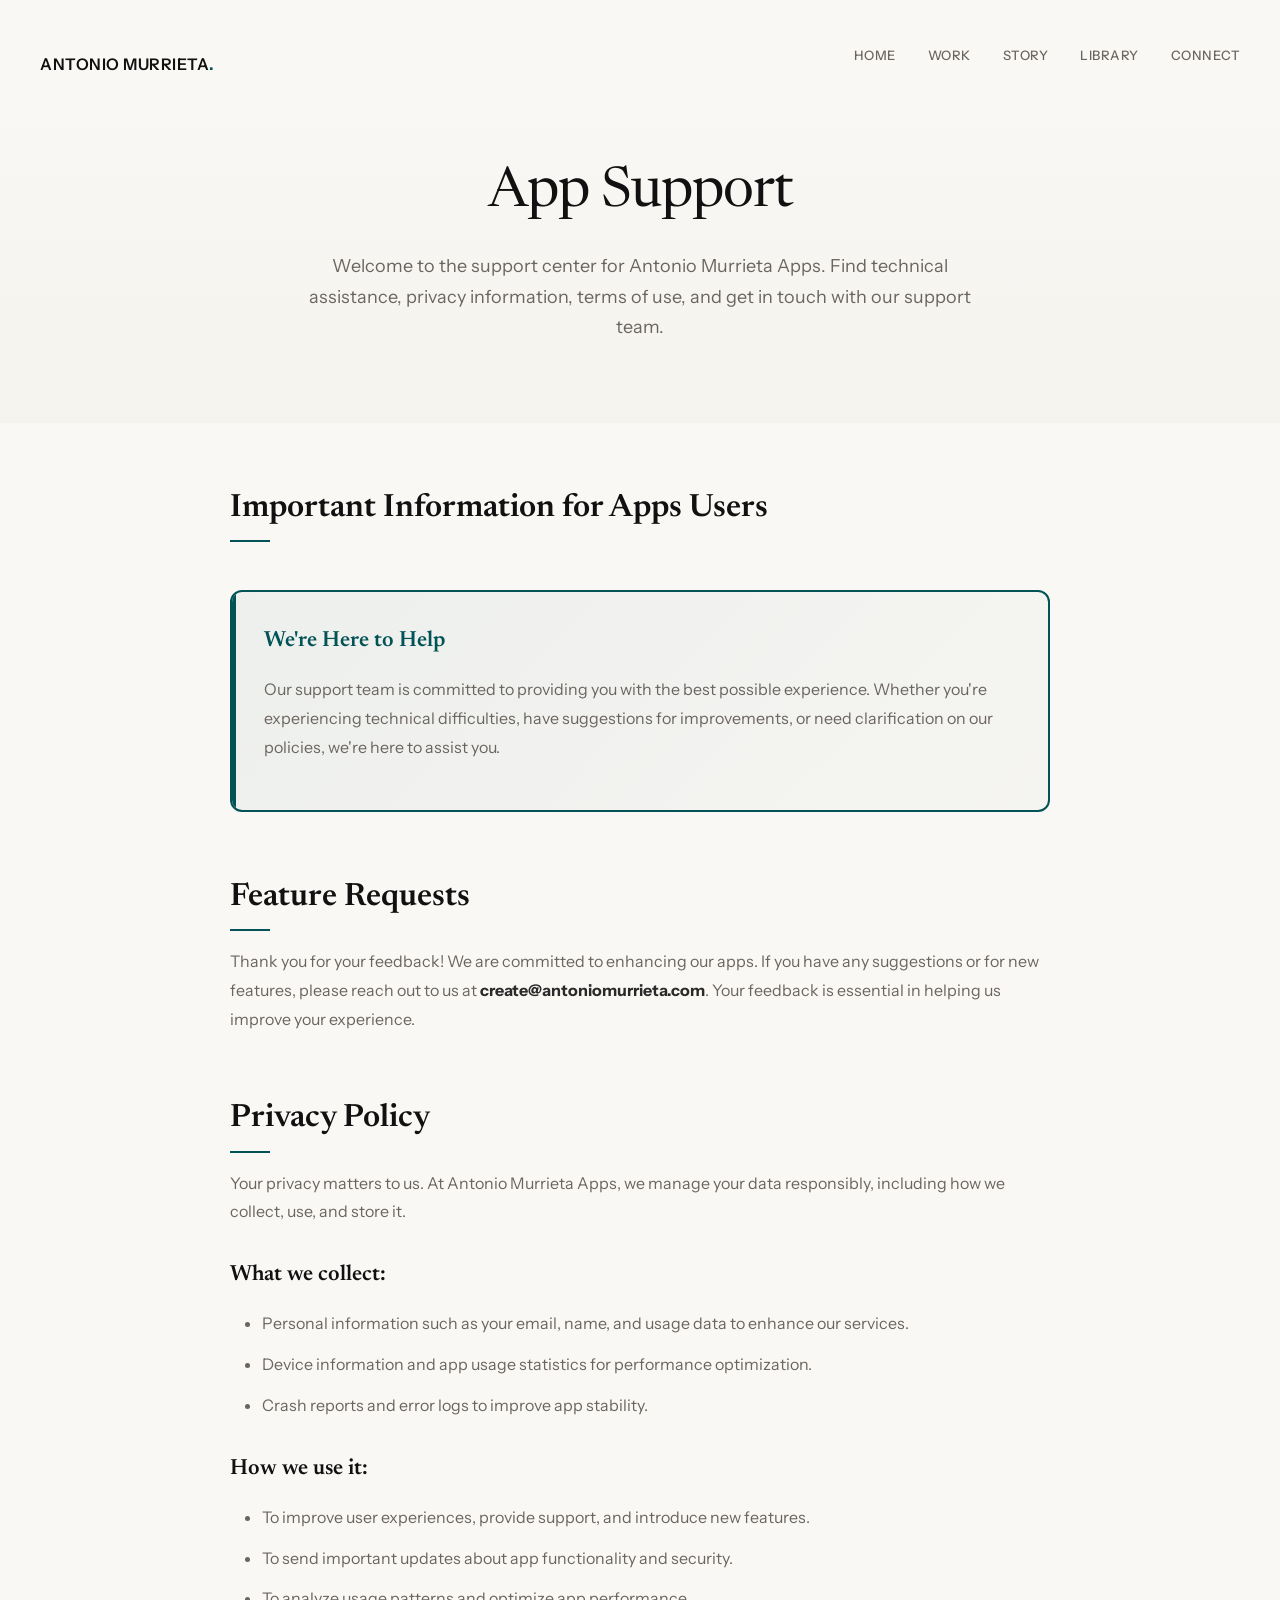
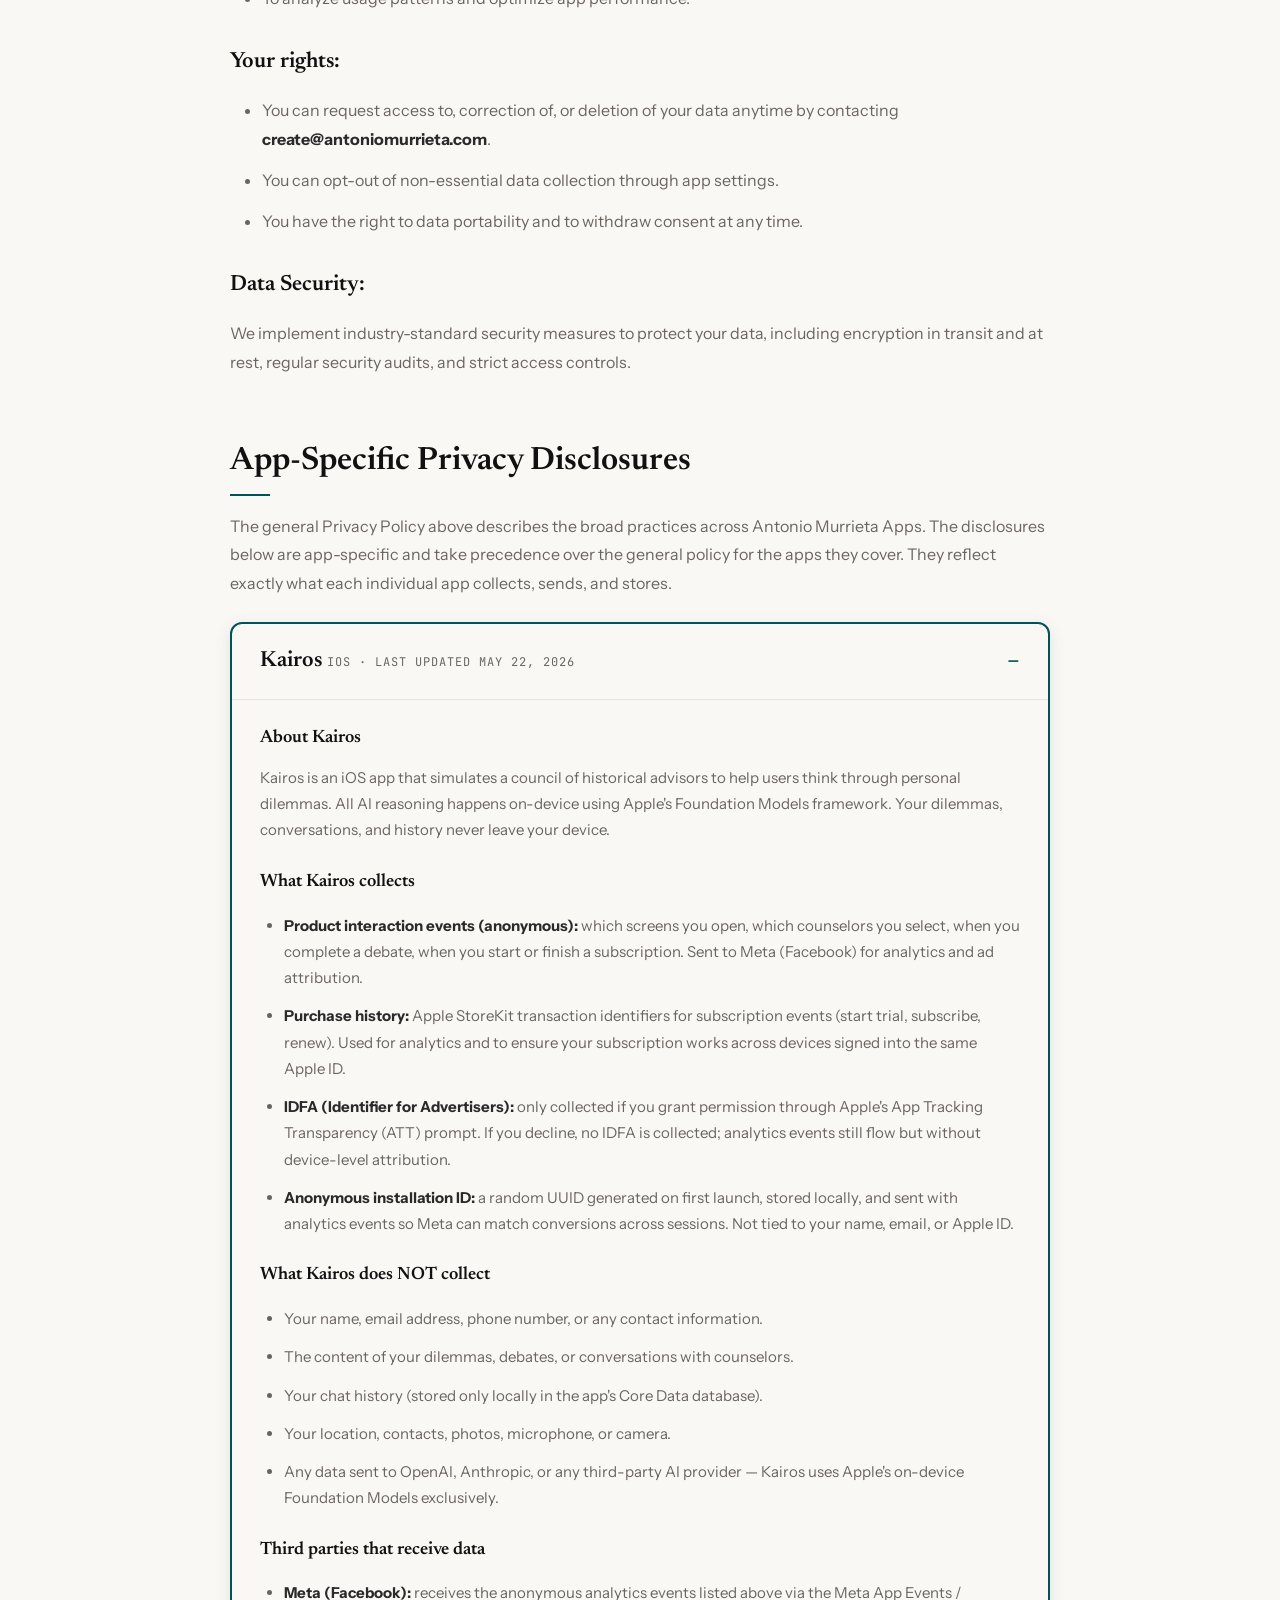
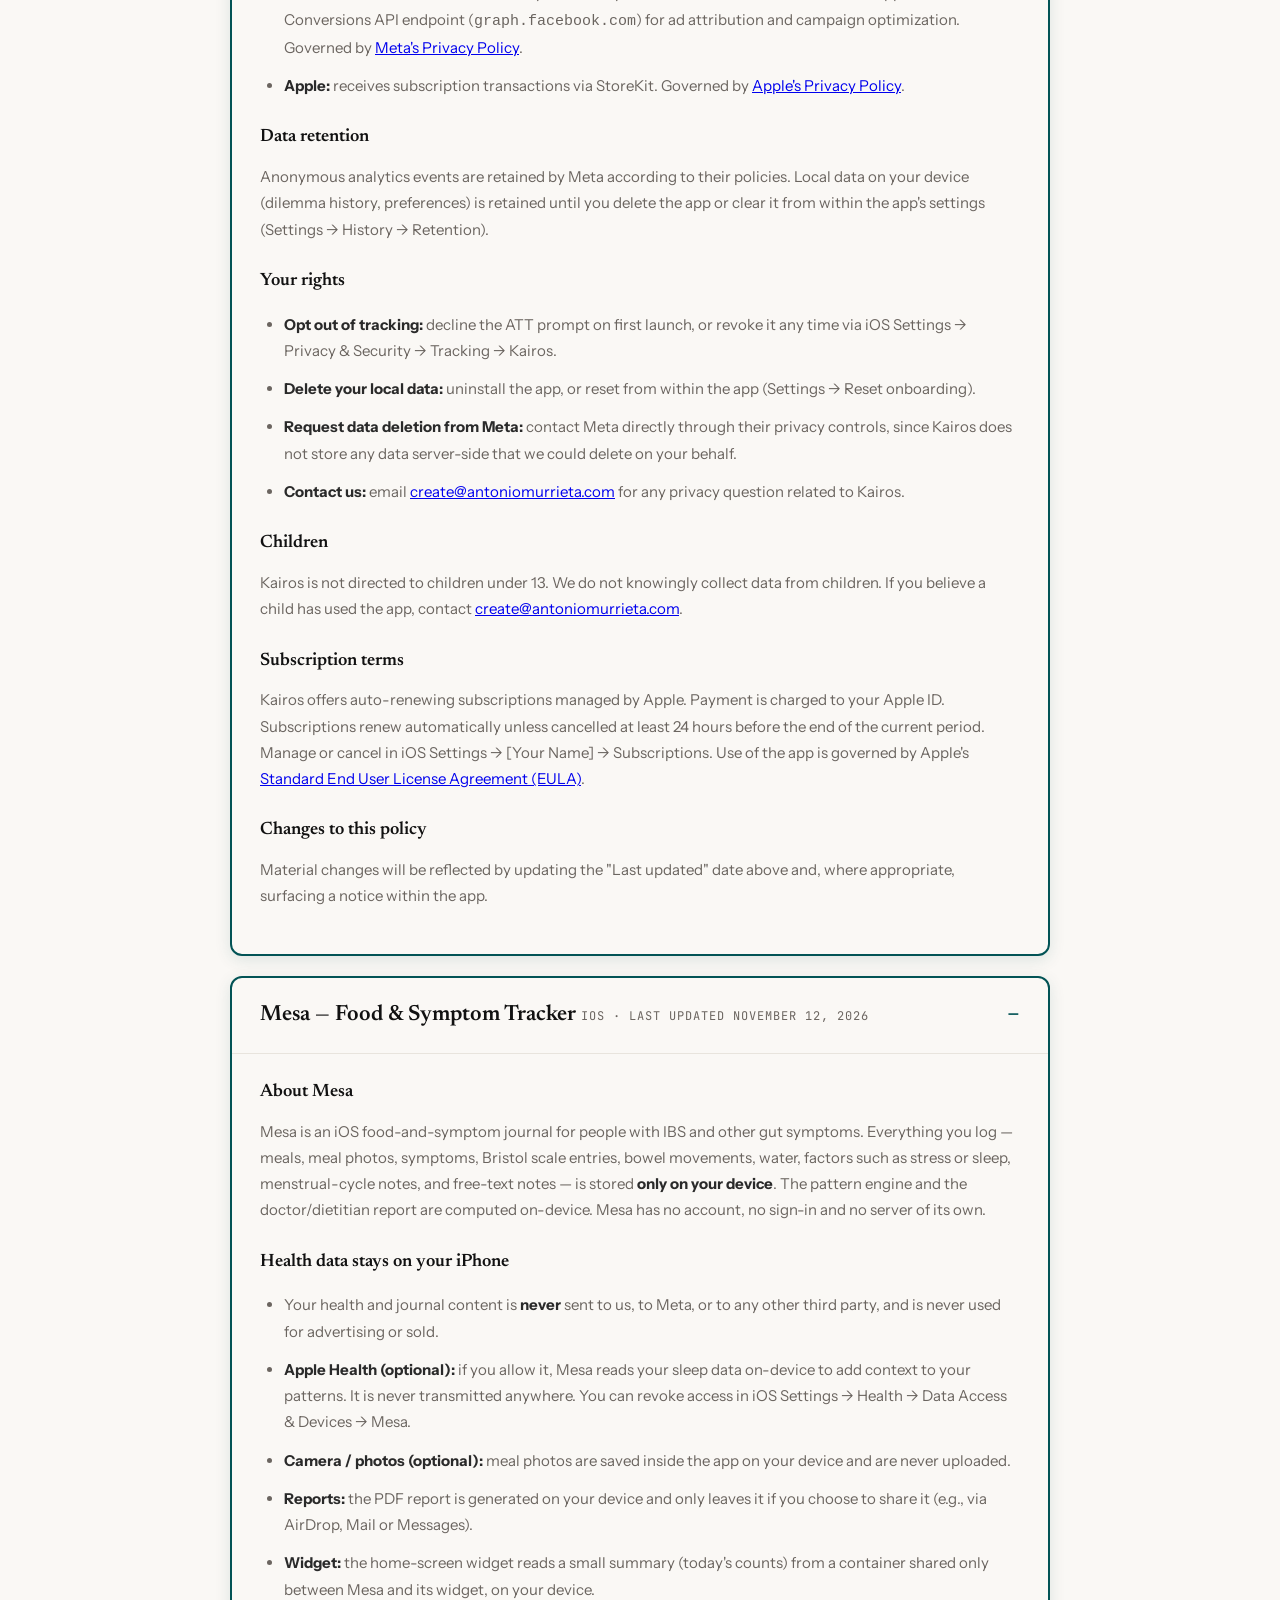
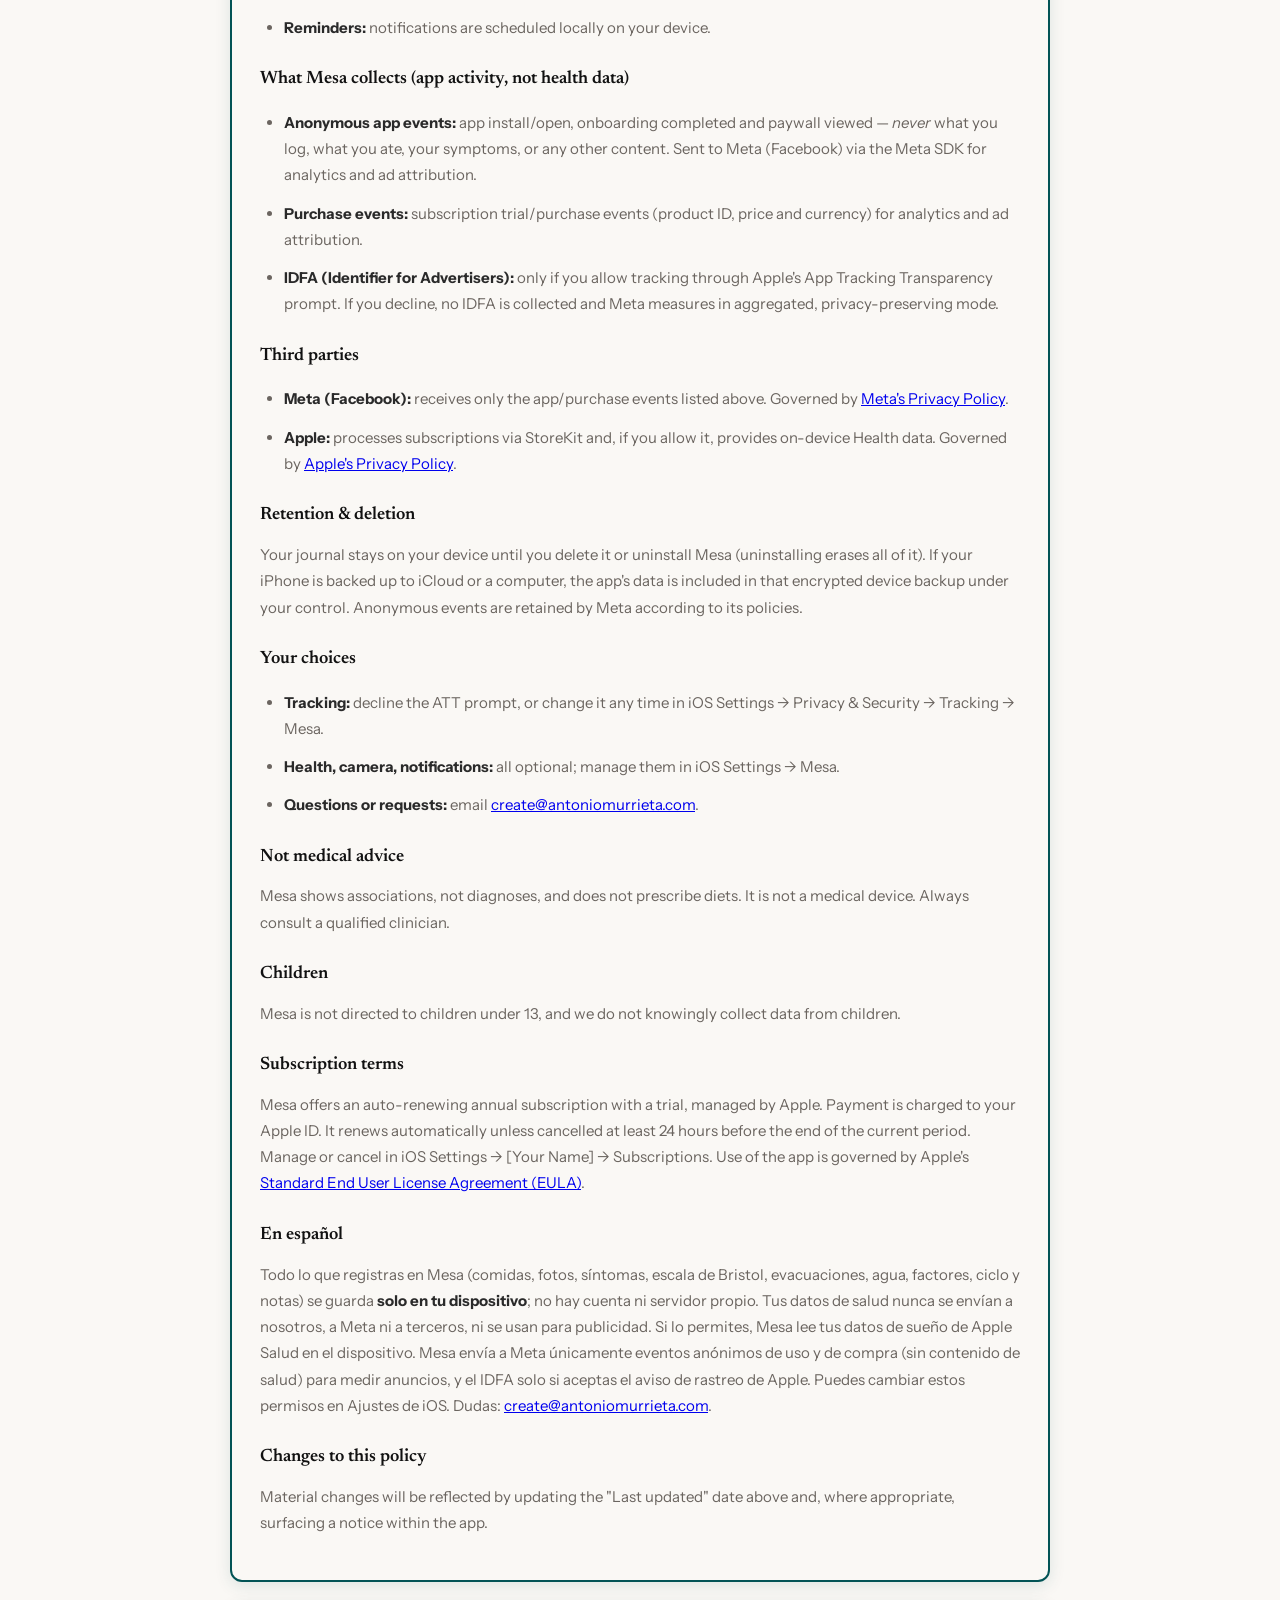
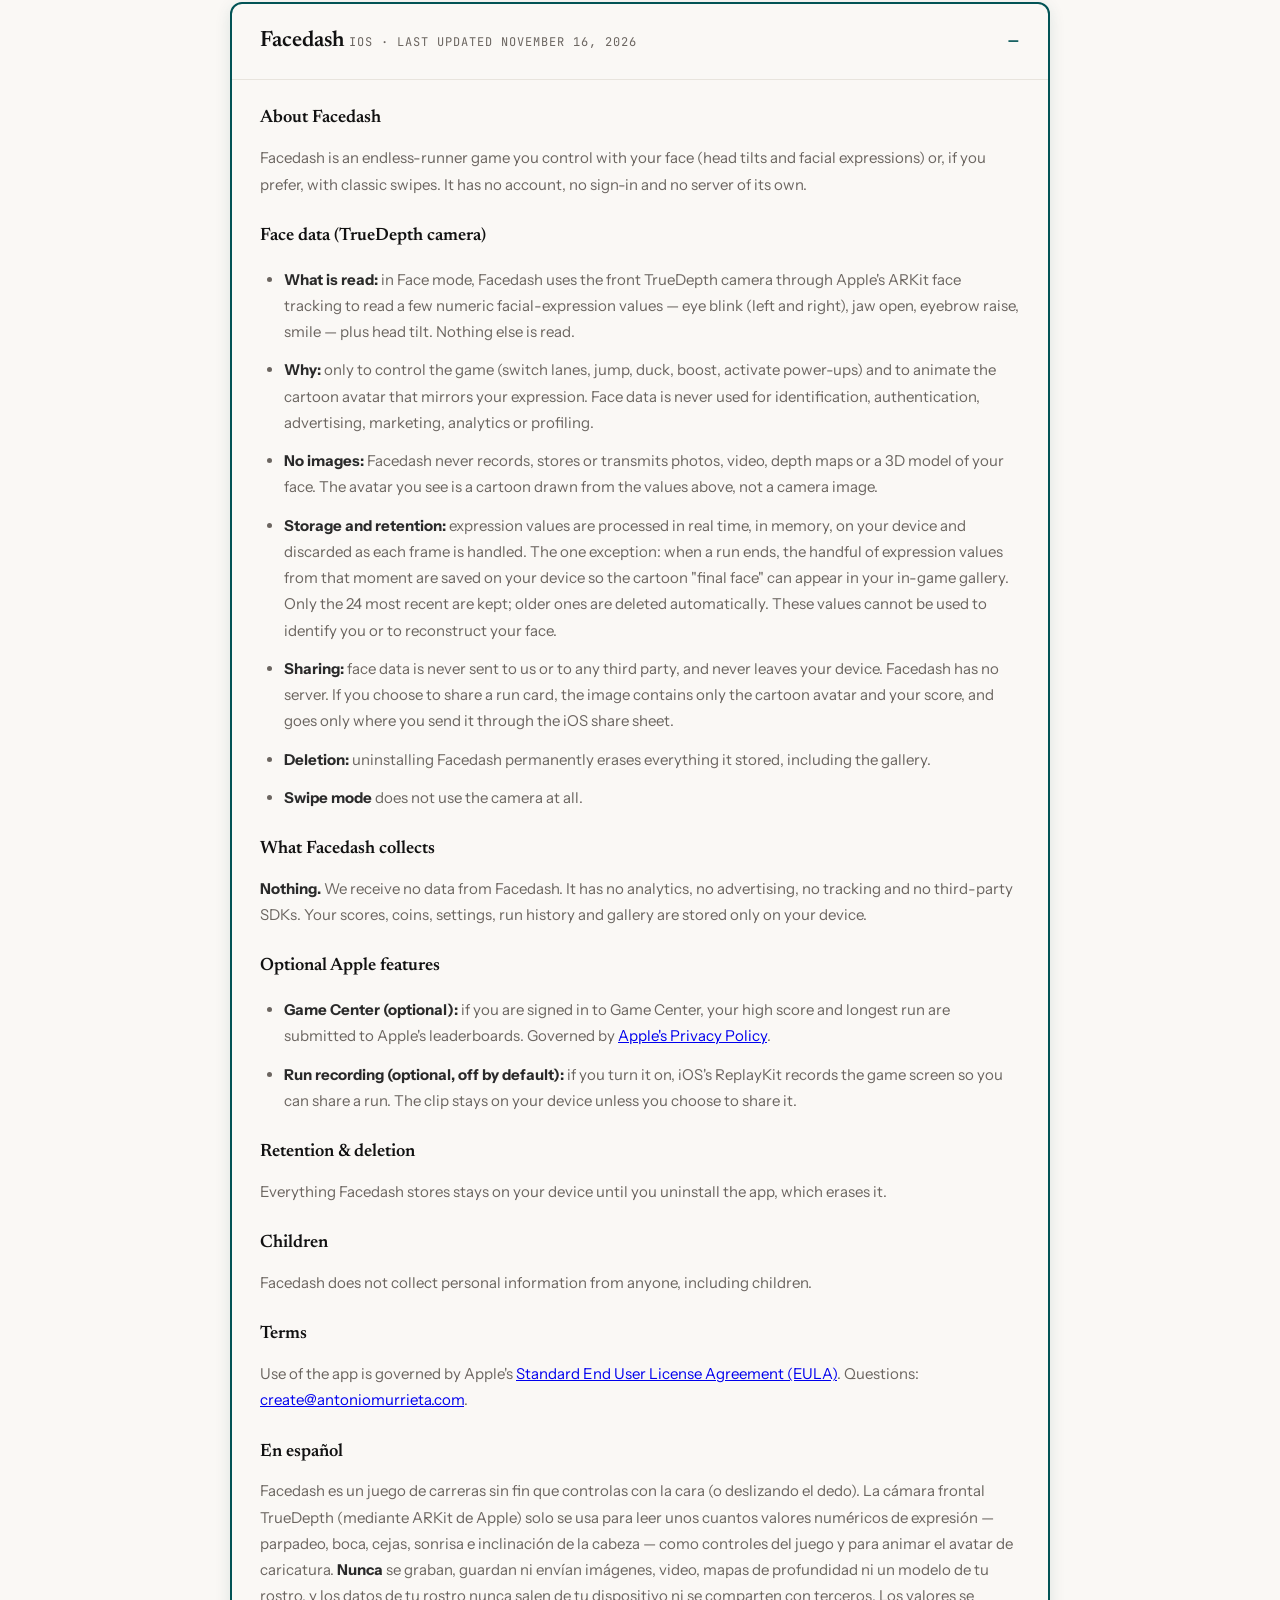
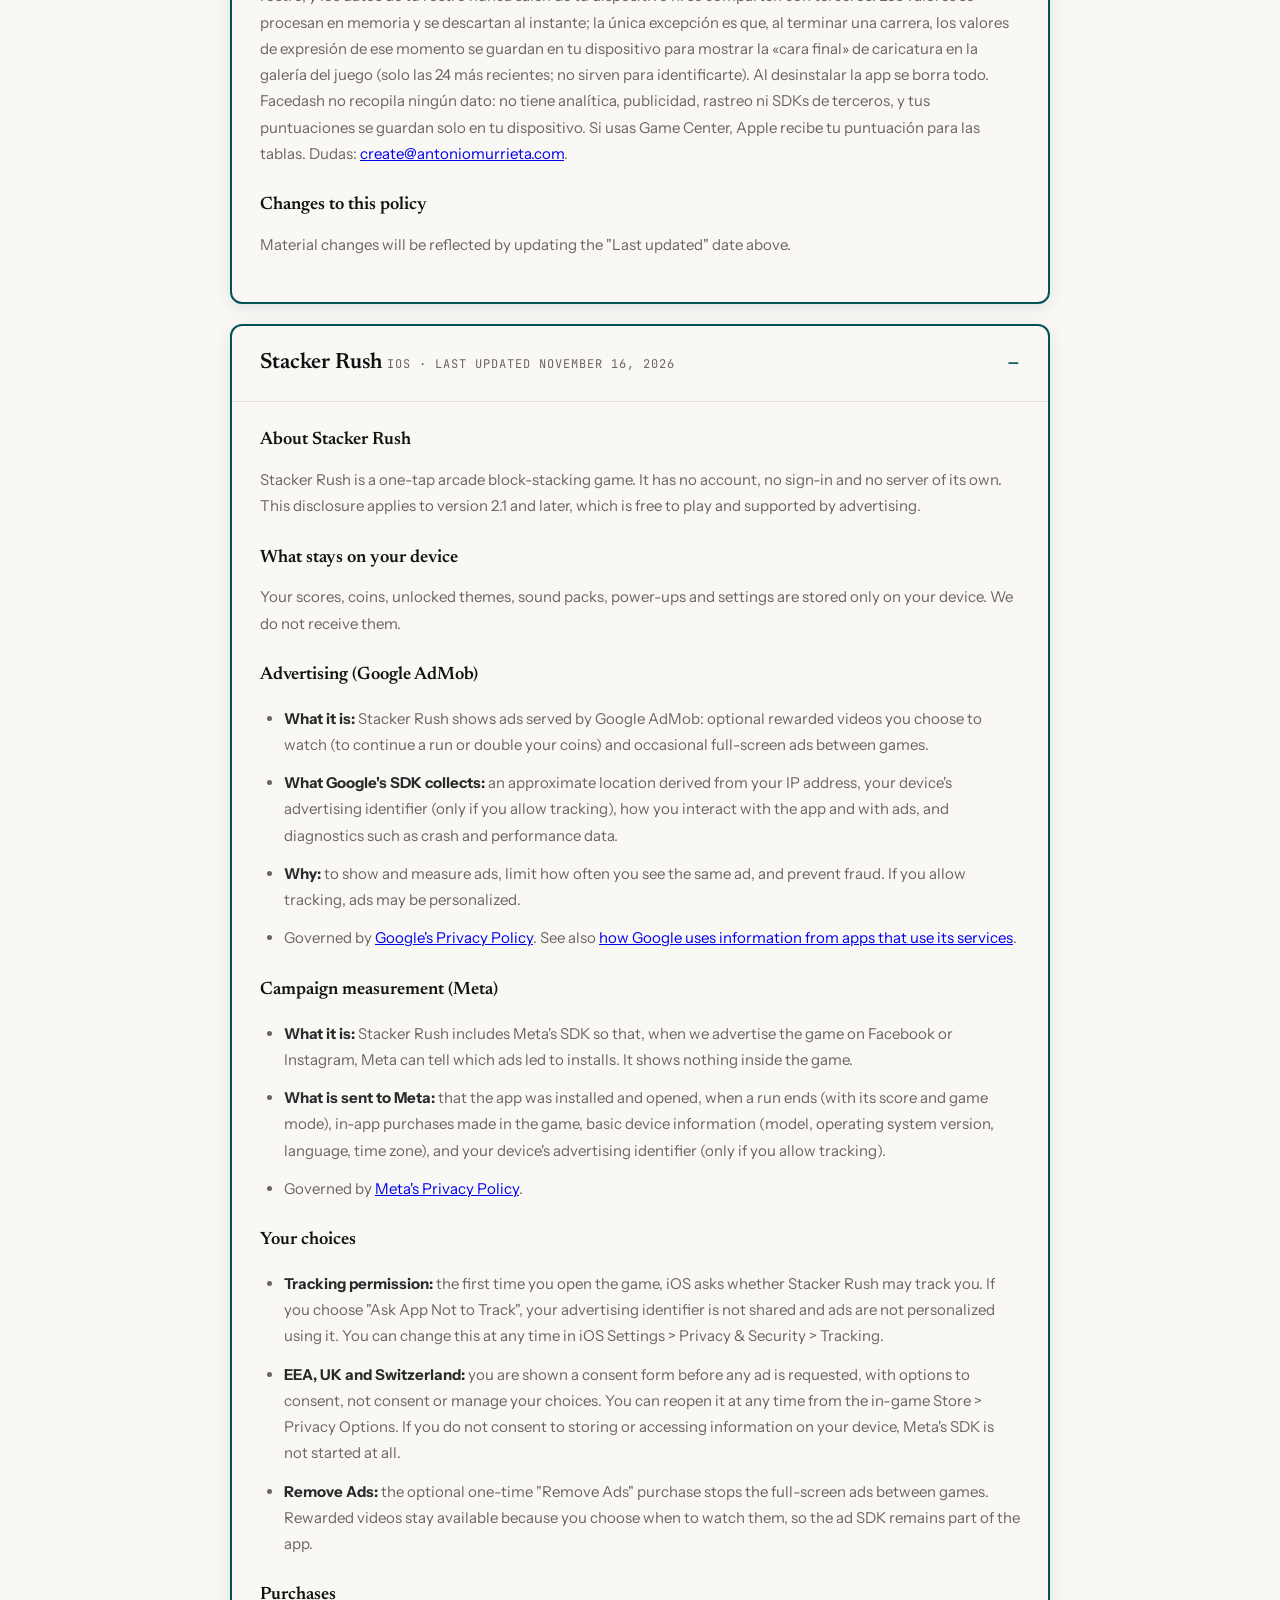
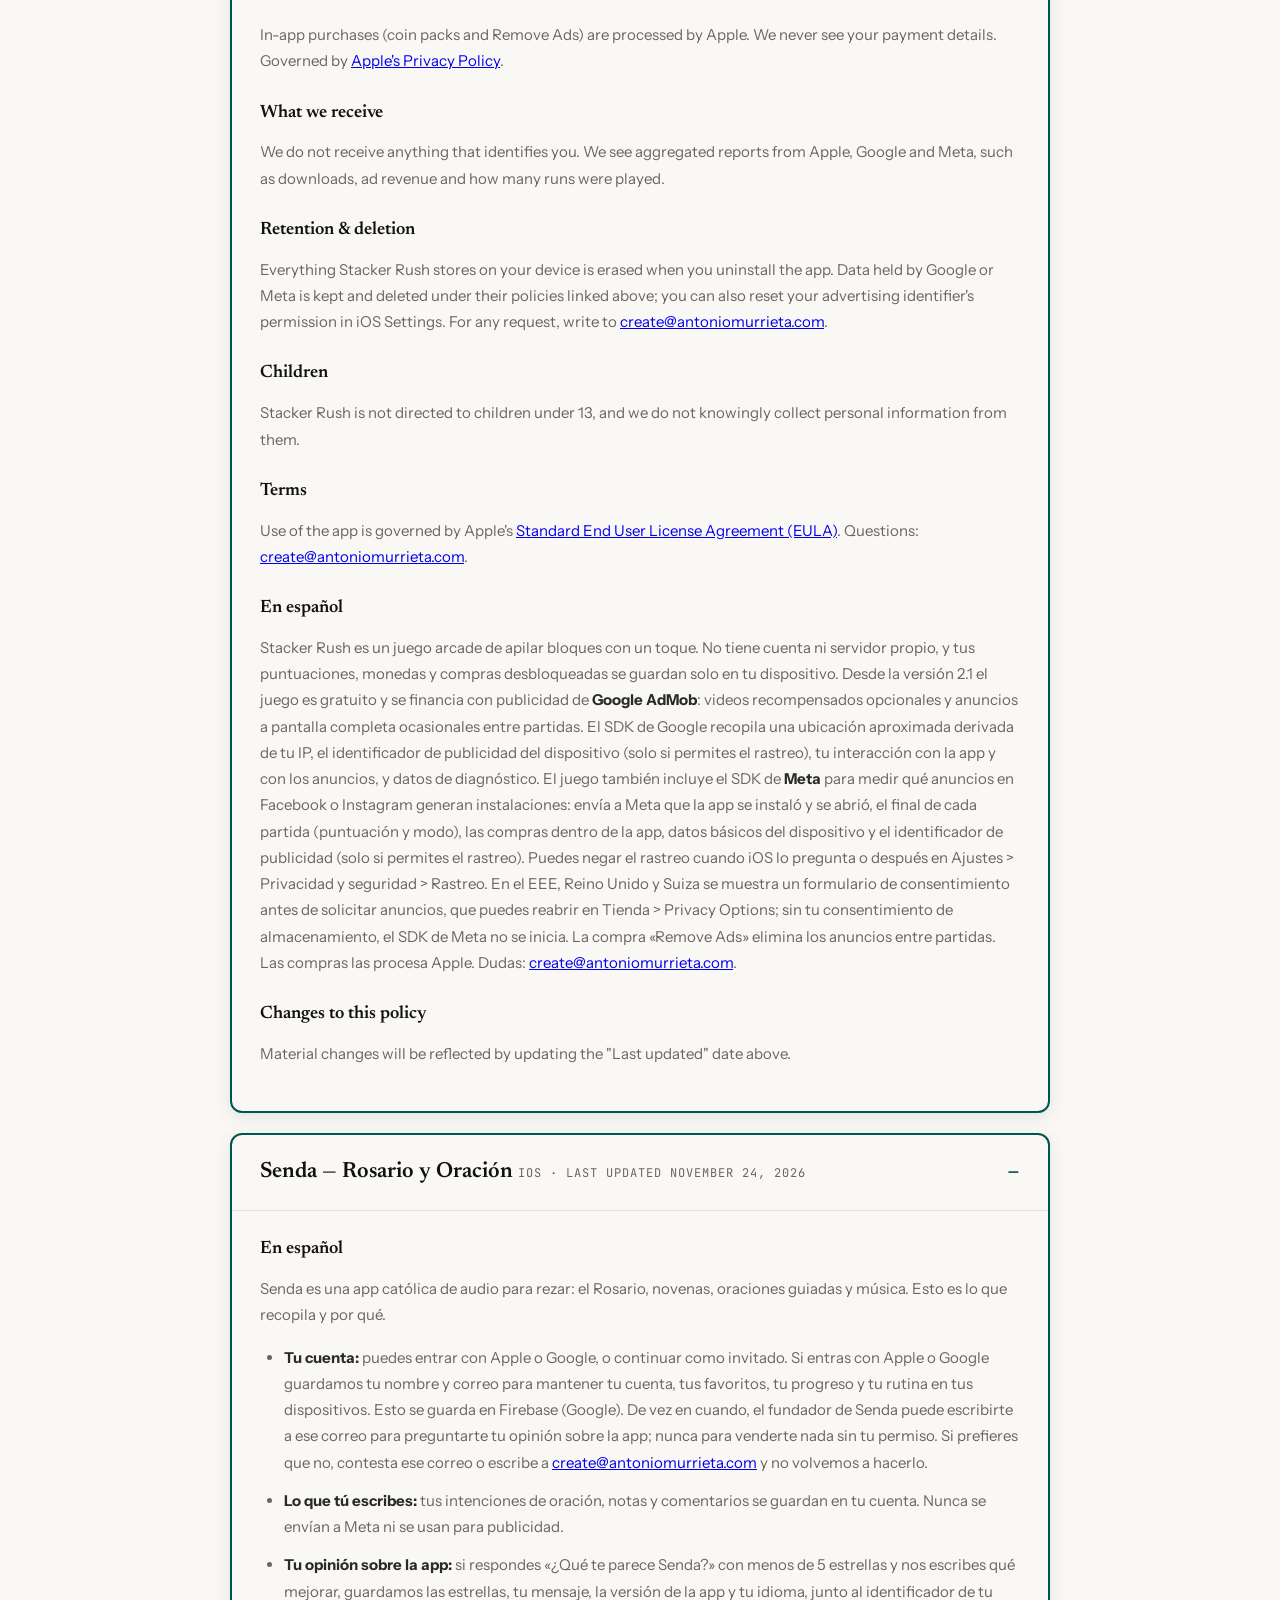
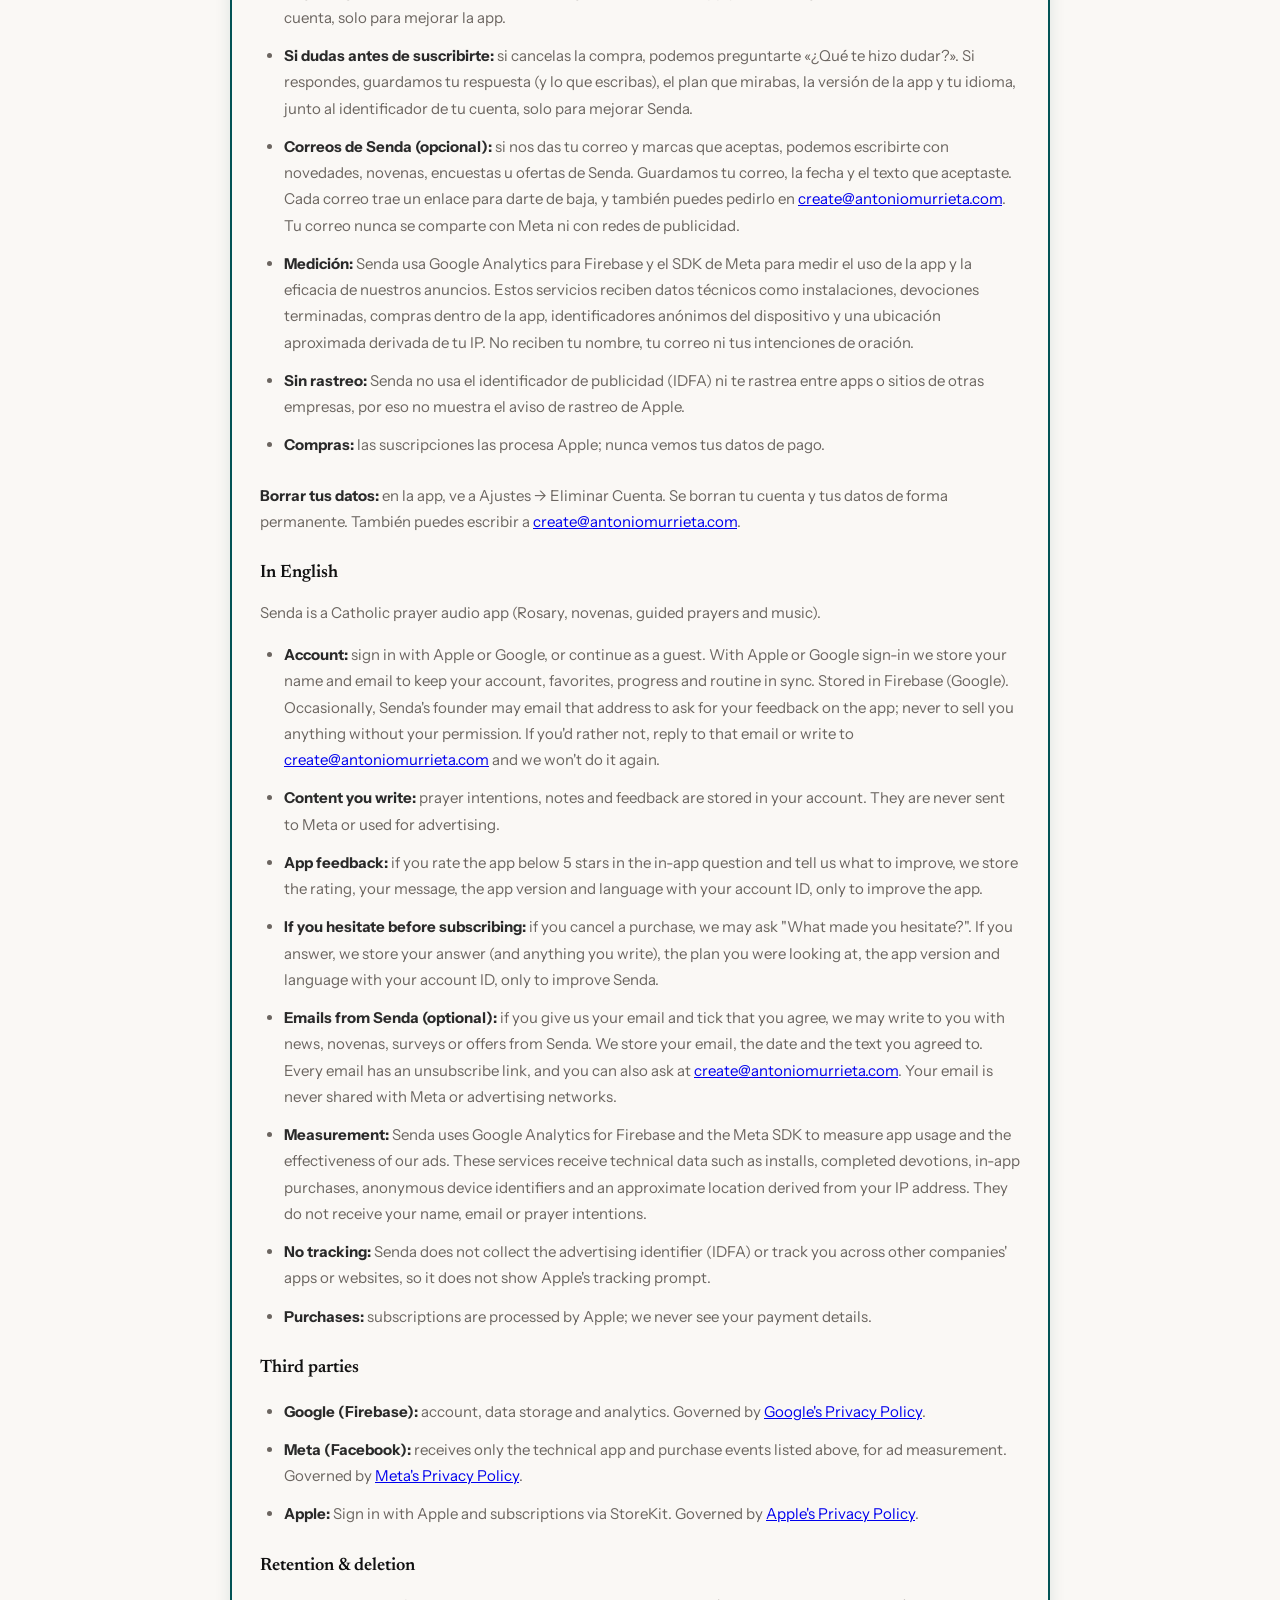
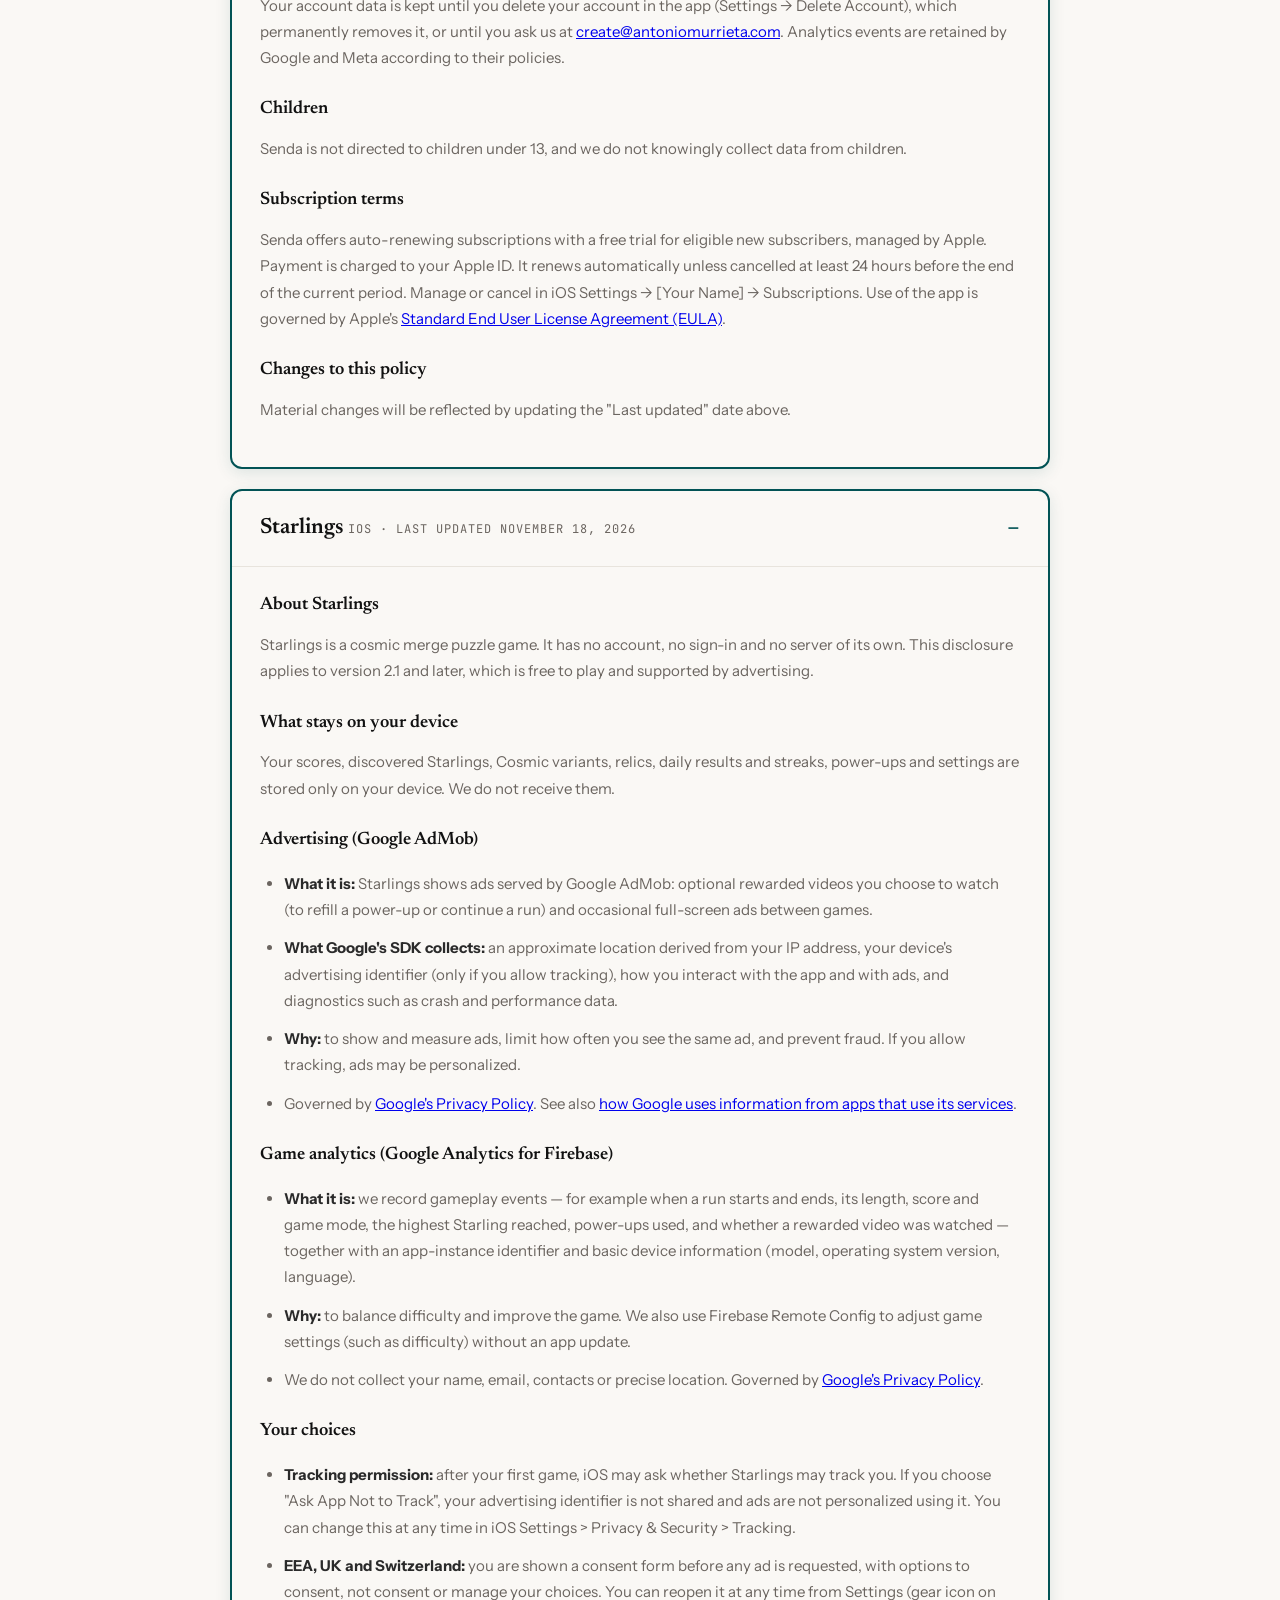
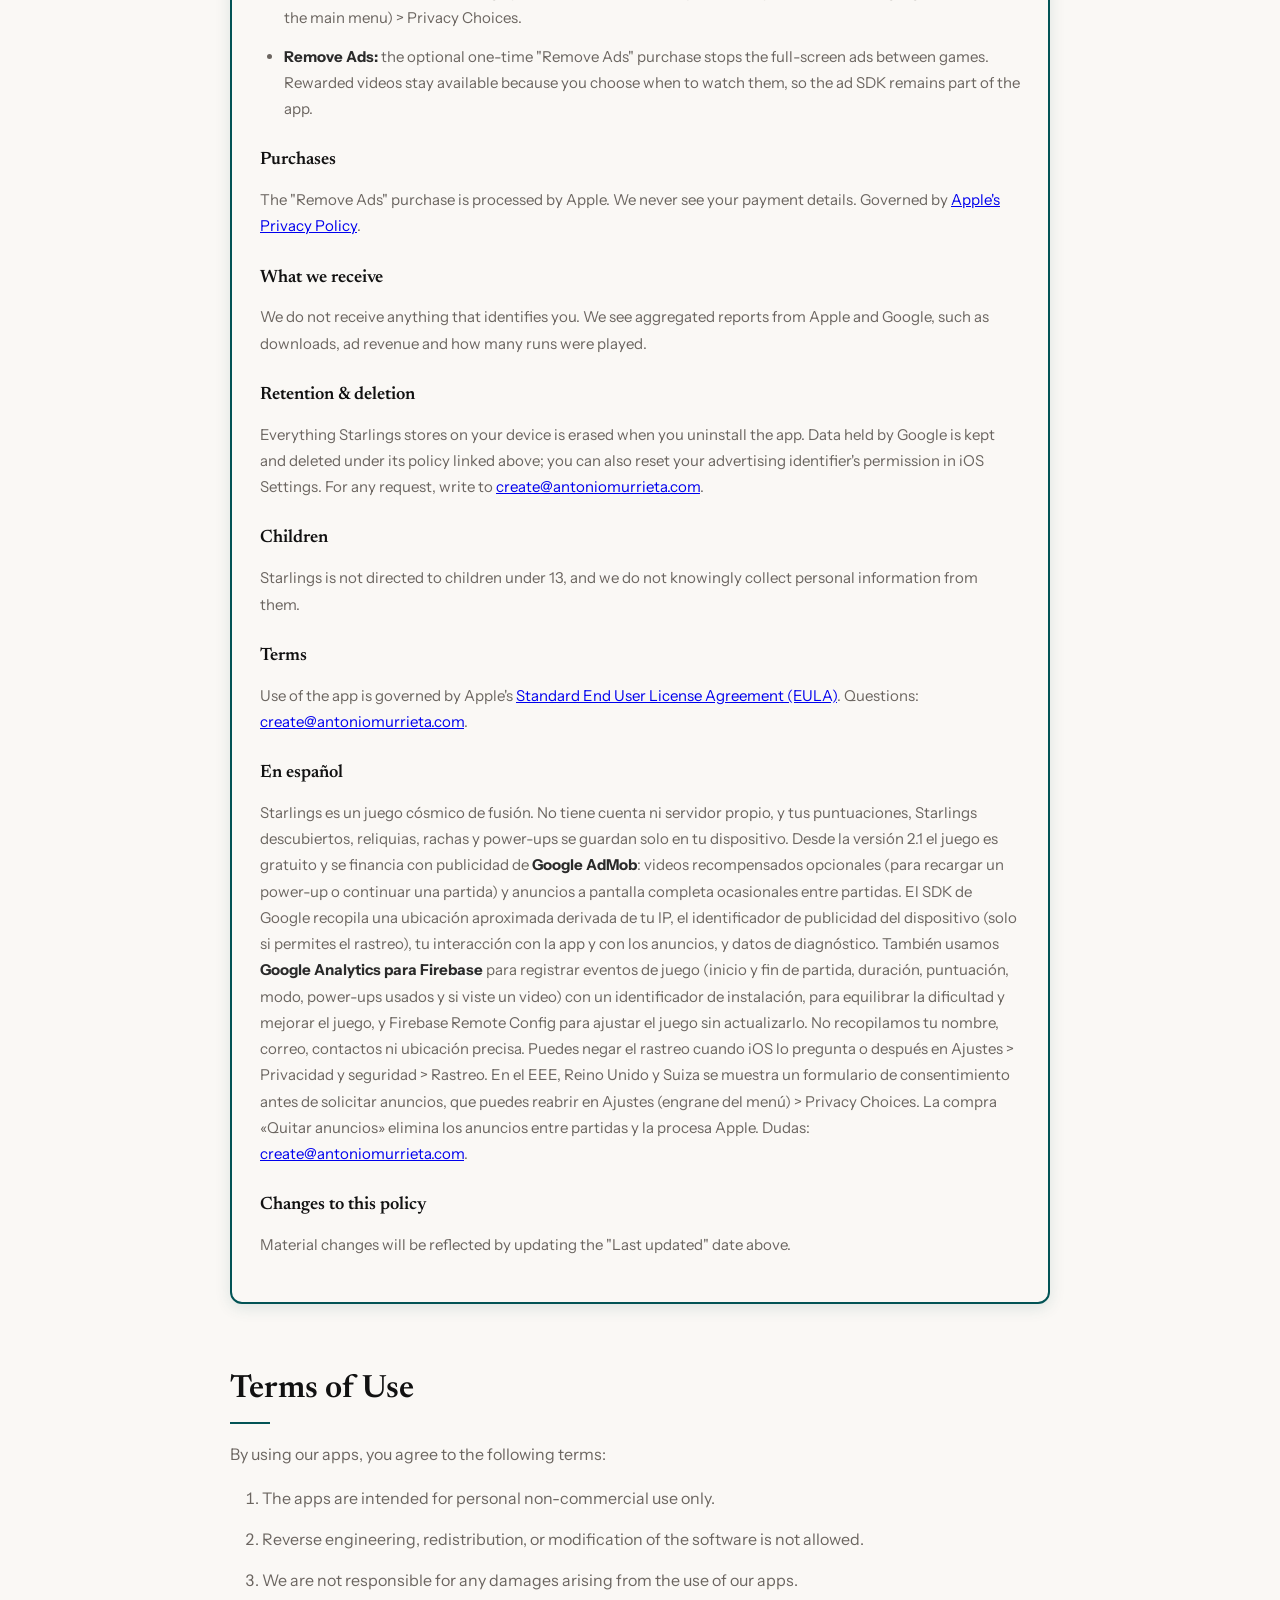
<file: support.html>
<!DOCTYPE html>
<html lang="en">
<head>
    <meta charset="UTF-8">
    <meta name="viewport" content="width=device-width, initial-scale=1.0">
    <link rel="icon" href="favicon.svg" type="image/svg+xml">
    <link rel="icon" href="favicon-32x32.png" sizes="32x32" type="image/png">
    <link rel="icon" href="favicon-16x16.png" sizes="16x16" type="image/png">
    <link rel="apple-touch-icon" href="apple-touch-icon.png">
    <link rel="manifest" href="site.webmanifest">
    <title>Support - Antonio Murrieta</title>
    <meta name="description" content="Support page for Antonio Murrieta Apps - Technical assistance, privacy policy, and terms of use.">
    
    <link rel="preconnect" href="https://fonts.googleapis.com">
    <link rel="preconnect" href="https://fonts.gstatic.com" crossorigin>
    <link rel="stylesheet" href="https://fonts.googleapis.com/css2?family=Newsreader:ital,opsz,wght@0,6..72,300;0,6..72,400;1,6..72,400&family=Instrument+Sans:wght@400;500;600&family=JetBrains+Mono&display=swap">
    <link rel="stylesheet" href="styles.css">
    <style>
        /* Page layout */
        body {
            min-height: 100vh;
            display: flex;
            flex-direction: column;
        }

        /* Hero Section */
        .hero {
            margin-top: 80px;
            padding: 80px 40px;
            background: linear-gradient(180deg, var(--linen) 0%, var(--paper) 100%);
            text-align: center;
            position: relative;
        }

        .hero h1 {
            font-family: var(--serif);
            font-size: clamp(40px, 6vw, 56px);
            font-weight: 400;
            letter-spacing: -1px;
            margin-bottom: 24px;
            line-height: 1.2;
            color: var(--ink);
        }

        .hero p {
            font-size: 18px;
            max-width: 700px;
            margin: 0 auto;
            color: var(--stone);
            line-height: 1.7;
        }

        /* Main Content */
        main {
            flex: 1;
            max-width: 900px;
            margin: 0 auto;
            padding: 60px 40px;
            width: 100%;
        }

        section {
            margin-bottom: 60px;
        }

        h2 {
            font-family: var(--serif);
            font-size: 32px;
            margin-bottom: 24px;
            color: var(--ink);
            font-weight: 600;
            position: relative;
            display: inline-block;
        }

        h2::after {
            content: '';
            position: absolute;
            bottom: -8px;
            left: 0;
            width: 40px;
            height: 2px;
            background: var(--roble);
        }

        h3 {
            font-family: var(--serif);
            font-size: 22px;
            margin: 32px 0 16px;
            color: var(--ink);
            font-weight: 600;
        }

        p {
            margin-bottom: 16px;
            color: var(--stone);
            line-height: 1.8;
            font-size: 16px;
        }

        ul, ol {
            margin: 16px 0 24px 32px;
            color: var(--stone);
        }

        li {
            margin-bottom: 12px;
            line-height: 1.8;
            font-size: 16px;
        }

        strong {
            color: var(--carbon);
        }

        /* Contact Form */
        .contact-form {
            background: var(--linen);
            padding: 40px;
            border-radius: 16px;
            margin-top: 40px;
            border: 2px solid var(--bone);
            box-shadow: 0 4px 16px rgba(0, 0, 0, 0.08);
            transition: all 0.3s var(--ease-snap);
        }

        .contact-form:hover {
            transform: translateY(-4px);
            box-shadow: 0 8px 24px rgba(0, 0, 0, 0.12);
        }

        .form-row {
            display: grid;
            grid-template-columns: 1fr 1fr;
            gap: 1rem;
            margin-bottom: 1rem;
        }

        .form-group {
            display: flex;
            flex-direction: column;
        }

        .form-group.full-width {
            grid-column: 1 / -1;
        }

        label {
            margin-bottom: 8px;
            font-weight: 500;
            color: var(--carbon);
            font-size: 14px;
            text-transform: uppercase;
            letter-spacing: 0.5px;
        }

        input, textarea {
            padding: 12px 16px;
            border: 2px solid var(--bone);
            border-radius: 8px;
            font-family: var(--sans);
            font-size: 16px;
            transition: all 0.3s var(--ease-snap);
            background: var(--linen);
        }

        input:focus, textarea:focus {
            outline: none;
            border-color: var(--roble);
            box-shadow: 0 0 0 3px var(--roble-dim);
        }

        textarea {
            min-height: 150px;
            resize: vertical;
        }

        button {
            background: var(--roble);
            color: var(--linen);
            border: none;
            padding: 14px 32px;
            font-size: 14px;
            font-weight: 600;
            text-transform: uppercase;
            letter-spacing: 1px;
            border-radius: 8px;
            cursor: pointer;
            transition: all 0.3s var(--ease-snap);
            margin-top: 24px;
            box-shadow: 0 4px 16px rgba(2, 83, 85, 0.2);
        }

        button:hover {
            background: var(--roble-light);
            transform: translateY(-2px);
            box-shadow: 0 6px 20px rgba(2, 83, 85, 0.25);
        }

        /* Social Links */
        .social-links {
            display: flex;
            gap: 20px;
            margin: 24px 0;
        }

        .social-links a {
            display: inline-flex;
            align-items: center;
            justify-content: center;
            width: 48px;
            height: 48px;
            background: var(--linen);
            border: 2px solid var(--bone);
            color: var(--stone);
            text-decoration: none;
            border-radius: 12px;
            transition: all 0.3s var(--ease-snap);
            box-shadow: 0 2px 8px rgba(0, 0, 0, 0.06);
        }

        .social-links a:hover {
            background: var(--roble);
            border-color: var(--roble);
            color: var(--linen);
            transform: translateY(-4px) scale(1.05);
            box-shadow: 0 8px 24px rgba(2, 83, 85, 0.2);
        }

        /* Important Notice Box */
        .notice-box {
            background: linear-gradient(135deg, rgba(2, 83, 85, 0.05) 0%, rgba(2, 83, 85, 0.02) 100%);
            border: 2px solid var(--roble);
            border-radius: 12px;
            padding: 32px;
            margin: 32px 0;
            position: relative;
            overflow: hidden;
        }

        .notice-box::before {
            content: '';
            position: absolute;
            top: 0;
            left: 0;
            width: 4px;
            height: 100%;
            background: var(--roble);
        }

        .notice-box h3 {
            color: var(--roble);
            margin-top: 0;
        }

        /* App-Specific Disclosure Cards */
        .app-disclosures {
            display: flex;
            flex-direction: column;
            gap: 20px;
            margin-top: 24px;
        }

        .app-disclosure {
            background: var(--linen);
            border: 2px solid var(--bone);
            border-radius: 12px;
            overflow: hidden;
            transition: all 0.3s var(--ease-snap);
            box-shadow: 0 2px 8px rgba(0, 0, 0, 0.04);
        }

        .app-disclosure[open] {
            border-color: var(--roble);
            box-shadow: 0 4px 16px rgba(2, 83, 85, 0.12);
        }

        .app-disclosure summary {
            cursor: pointer;
            padding: 20px 28px;
            font-family: var(--serif);
            font-size: 22px;
            font-weight: 600;
            color: var(--ink);
            list-style: none;
            display: flex;
            align-items: center;
            justify-content: space-between;
            gap: 16px;
            transition: background 0.3s var(--ease-snap);
        }

        .app-disclosure summary::-webkit-details-marker {
            display: none;
        }

        .app-disclosure summary:hover {
            background: rgba(2, 83, 85, 0.04);
        }

        .app-disclosure summary::after {
            content: '+';
            font-family: var(--sans);
            font-size: 24px;
            font-weight: 400;
            color: var(--roble);
            transition: transform 0.3s var(--ease-snap);
            line-height: 1;
        }

        .app-disclosure[open] summary::after {
            content: '−';
        }

        .app-disclosure-meta {
            font-family: var(--mono, 'JetBrains Mono', monospace);
            font-size: 12px;
            text-transform: uppercase;
            letter-spacing: 1px;
            color: var(--stone);
            font-weight: 400;
        }

        .app-disclosure-body {
            padding: 8px 28px 28px;
            border-top: 1px solid var(--bone);
        }

        .app-disclosure-body h4 {
            font-family: var(--serif);
            font-size: 18px;
            color: var(--ink);
            margin: 24px 0 12px;
            font-weight: 600;
        }

        .app-disclosure-body h4:first-child {
            margin-top: 16px;
        }

        .app-disclosure-body p,
        .app-disclosure-body li {
            font-size: 15px;
            line-height: 1.75;
        }

        .app-disclosure-body ul {
            margin-left: 24px;
        }

        .app-disclosure-intro {
            color: var(--stone);
            font-size: 16px;
            line-height: 1.8;
            margin-bottom: 8px;
        }

        /* Contact Options */
        .contact-options {
            text-align: center;
            padding: 40px;
            background: var(--linen);
            border-radius: 16px;
            border: 2px solid var(--bone);
            box-shadow: 0 4px 16px rgba(0, 0, 0, 0.08);
        }

        .contact-options h3 {
            font-family: var(--serif);
            font-size: 28px;
            color: var(--ink);
            margin-bottom: 16px;
        }

        .email-button-primary:hover {
            transform: translateY(-2px);
            box-shadow: 0 6px 20px rgba(2, 83, 85, 0.25) !important;
        }

        .email-button-secondary:hover {
            background: var(--roble) !important;
            color: var(--linen) !important;
            border-color: var(--roble) !important;
            transform: translateY(-2px);
        }

        /* Responsive */
        @media (max-width: 768px) {
            .hero h1 {
                font-size: 2rem;
            }

            .form-row {
                grid-template-columns: 1fr;
            }

            h2 {
                font-size: 1.5rem;
            }
        }
    </style>
</head>
<body>
    <!-- Navigation -->
    <nav>
        <div class="nav-container">
            <a href="https://antonio-ms-coder.github.io/AntonioMurrieta.com/index.html" class="logo">ANTONIO MURRIETA</a>
            <ul class="nav-links" id="navLinks">
                <li><a href="https://antonio-ms-coder.github.io/AntonioMurrieta.com/index.html">Home</a></li>
                <li><a href="https://antonio-ms-coder.github.io/AntonioMurrieta.com/work.html">Work</a></li>
                <li><a href="https://antonio-ms-coder.github.io/AntonioMurrieta.com/story.html">Story</a></li>
                <li><a href="https://antonio-ms-coder.github.io/AntonioMurrieta.com/library.html">Library</a></li>
                <li><a href="https://antonio-ms-coder.github.io/AntonioMurrieta.com/connect.html">Connect</a></li>
            </ul>
            <button class="menu-toggle" id="menuToggle" aria-label="Toggle navigation">
                <span></span>
                <span></span>
                <span></span>
            </button>
        </div>
    </nav>

    <!-- Hero Section -->
    <div class="hero reveal">
        <h1>App Support</h1>
        <p>Welcome to the support center for Antonio Murrieta Apps. Find technical assistance, privacy information, terms of use, and get in touch with our support team.</p>
    </div>

    <!-- Main Content -->
    <main>
        <section class="reveal">
            <h2>Important Information for Apps Users</h2>
            
            <div class="notice-box">
                <h3>We're Here to Help</h3>
                <p>Our support team is committed to providing you with the best possible experience. Whether you're experiencing technical difficulties, have suggestions for improvements, or need clarification on our policies, we're here to assist you.</p>
            </div>
        </section>

        <section class="reveal">
            <h2>Feature Requests</h2>
            <p>Thank you for your feedback! We are committed to enhancing our apps. If you have any suggestions or for new features, please reach out to us at <strong>create@antoniomurrieta.com</strong>. Your feedback is essential in helping us improve your experience.</p>
        </section>

        <section class="reveal">
            <h2>Privacy Policy</h2>
            <p>Your privacy matters to us. At Antonio Murrieta Apps, we manage your data responsibly, including how we collect, use, and store it.</p>
            
            <h3>What we collect:</h3>
            <ul>
                <li>Personal information such as your email, name, and usage data to enhance our services.</li>
                <li>Device information and app usage statistics for performance optimization.</li>
                <li>Crash reports and error logs to improve app stability.</li>
            </ul>
            
            <h3>How we use it:</h3>
            <ul>
                <li>To improve user experiences, provide support, and introduce new features.</li>
                <li>To send important updates about app functionality and security.</li>
                <li>To analyze usage patterns and optimize app performance.</li>
            </ul>
            
            <h3>Your rights:</h3>
            <ul>
                <li>You can request access to, correction of, or deletion of your data anytime by contacting <strong>create@antoniomurrieta.com</strong>.</li>
                <li>You can opt-out of non-essential data collection through app settings.</li>
                <li>You have the right to data portability and to withdraw consent at any time.</li>
            </ul>

            <h3>Data Security:</h3>
            <p>We implement industry-standard security measures to protect your data, including encryption in transit and at rest, regular security audits, and strict access controls.</p>
        </section>

        <section class="reveal" id="app-privacy">
            <h2>App-Specific Privacy Disclosures</h2>
            <p class="app-disclosure-intro">The general Privacy Policy above describes the broad practices across Antonio Murrieta Apps. The disclosures below are app-specific and take precedence over the general policy for the apps they cover. They reflect exactly what each individual app collects, sends, and stores.</p>

            <div class="app-disclosures">
                <details class="app-disclosure" id="kairos" open>
                    <summary>
                        <span>Kairos <span class="app-disclosure-meta">iOS · Last updated May 22, 2026</span></span>
                    </summary>
                    <div class="app-disclosure-body">
                        <h4>About Kairos</h4>
                        <p>Kairos is an iOS app that simulates a council of historical advisors to help users think through personal dilemmas. All AI reasoning happens on-device using Apple's Foundation Models framework. Your dilemmas, conversations, and history never leave your device.</p>

                        <h4>What Kairos collects</h4>
                        <ul>
                            <li><strong>Product interaction events (anonymous):</strong> which screens you open, which counselors you select, when you complete a debate, when you start or finish a subscription. Sent to Meta (Facebook) for analytics and ad attribution.</li>
                            <li><strong>Purchase history:</strong> Apple StoreKit transaction identifiers for subscription events (start trial, subscribe, renew). Used for analytics and to ensure your subscription works across devices signed into the same Apple ID.</li>
                            <li><strong>IDFA (Identifier for Advertisers):</strong> only collected if you grant permission through Apple's App Tracking Transparency (ATT) prompt. If you decline, no IDFA is collected; analytics events still flow but without device-level attribution.</li>
                            <li><strong>Anonymous installation ID:</strong> a random UUID generated on first launch, stored locally, and sent with analytics events so Meta can match conversions across sessions. Not tied to your name, email, or Apple ID.</li>
                        </ul>

                        <h4>What Kairos does NOT collect</h4>
                        <ul>
                            <li>Your name, email address, phone number, or any contact information.</li>
                            <li>The content of your dilemmas, debates, or conversations with counselors.</li>
                            <li>Your chat history (stored only locally in the app's Core Data database).</li>
                            <li>Your location, contacts, photos, microphone, or camera.</li>
                            <li>Any data sent to OpenAI, Anthropic, or any third-party AI provider — Kairos uses Apple's on-device Foundation Models exclusively.</li>
                        </ul>

                        <h4>Third parties that receive data</h4>
                        <ul>
                            <li><strong>Meta (Facebook):</strong> receives the anonymous analytics events listed above via the Meta App Events / Conversions API endpoint (<code>graph.facebook.com</code>) for ad attribution and campaign optimization. Governed by <a href="https://www.facebook.com/privacy/policy" target="_blank" rel="noopener">Meta's Privacy Policy</a>.</li>
                            <li><strong>Apple:</strong> receives subscription transactions via StoreKit. Governed by <a href="https://www.apple.com/legal/privacy/" target="_blank" rel="noopener">Apple's Privacy Policy</a>.</li>
                        </ul>

                        <h4>Data retention</h4>
                        <p>Anonymous analytics events are retained by Meta according to their policies. Local data on your device (dilemma history, preferences) is retained until you delete the app or clear it from within the app's settings (Settings → History → Retention).</p>

                        <h4>Your rights</h4>
                        <ul>
                            <li><strong>Opt out of tracking:</strong> decline the ATT prompt on first launch, or revoke it any time via iOS Settings → Privacy &amp; Security → Tracking → Kairos.</li>
                            <li><strong>Delete your local data:</strong> uninstall the app, or reset from within the app (Settings → Reset onboarding).</li>
                            <li><strong>Request data deletion from Meta:</strong> contact Meta directly through their privacy controls, since Kairos does not store any data server-side that we could delete on your behalf.</li>
                            <li><strong>Contact us:</strong> email <a href="mailto:create@antoniomurrieta.com">create@antoniomurrieta.com</a> for any privacy question related to Kairos.</li>
                        </ul>

                        <h4>Children</h4>
                        <p>Kairos is not directed to children under 13. We do not knowingly collect data from children. If you believe a child has used the app, contact <a href="mailto:create@antoniomurrieta.com">create@antoniomurrieta.com</a>.</p>

                        <h4>Subscription terms</h4>
                        <p>Kairos offers auto-renewing subscriptions managed by Apple. Payment is charged to your Apple ID. Subscriptions renew automatically unless cancelled at least 24 hours before the end of the current period. Manage or cancel in iOS Settings → [Your Name] → Subscriptions. Use of the app is governed by Apple's <a href="https://www.apple.com/legal/internet-services/itunes/dev/stdeula/" target="_blank" rel="noopener">Standard End User License Agreement (EULA)</a>.</p>

                        <h4>Changes to this policy</h4>
                        <p>Material changes will be reflected by updating the "Last updated" date above and, where appropriate, surfacing a notice within the app.</p>
                    </div>
                </details>
                <details class="app-disclosure" id="mesa" open>
                    <summary>
                        <span>Mesa — Food &amp; Symptom Tracker <span class="app-disclosure-meta">iOS · Last updated November 12, 2026</span></span>
                    </summary>
                    <div class="app-disclosure-body">
                        <h4>About Mesa</h4>
                        <p>Mesa is an iOS food-and-symptom journal for people with IBS and other gut symptoms. Everything you log — meals, meal photos, symptoms, Bristol scale entries, bowel movements, water, factors such as stress or sleep, menstrual-cycle notes, and free-text notes — is stored <strong>only on your device</strong>. The pattern engine and the doctor/dietitian report are computed on-device. Mesa has no account, no sign-in and no server of its own.</p>

                        <h4>Health data stays on your iPhone</h4>
                        <ul>
                            <li>Your health and journal content is <strong>never</strong> sent to us, to Meta, or to any other third party, and is never used for advertising or sold.</li>
                            <li><strong>Apple Health (optional):</strong> if you allow it, Mesa reads your sleep data on-device to add context to your patterns. It is never transmitted anywhere. You can revoke access in iOS Settings → Health → Data Access &amp; Devices → Mesa.</li>
                            <li><strong>Camera / photos (optional):</strong> meal photos are saved inside the app on your device and are never uploaded.</li>
                            <li><strong>Reports:</strong> the PDF report is generated on your device and only leaves it if you choose to share it (e.g., via AirDrop, Mail or Messages).</li>
                            <li><strong>Widget:</strong> the home-screen widget reads a small summary (today's counts) from a container shared only between Mesa and its widget, on your device.</li>
                            <li><strong>Reminders:</strong> notifications are scheduled locally on your device.</li>
                        </ul>

                        <h4>What Mesa collects (app activity, not health data)</h4>
                        <ul>
                            <li><strong>Anonymous app events:</strong> app install/open, onboarding completed and paywall viewed — <em>never</em> what you log, what you ate, your symptoms, or any other content. Sent to Meta (Facebook) via the Meta SDK for analytics and ad attribution.</li>
                            <li><strong>Purchase events:</strong> subscription trial/purchase events (product ID, price and currency) for analytics and ad attribution.</li>
                            <li><strong>IDFA (Identifier for Advertisers):</strong> only if you allow tracking through Apple's App Tracking Transparency prompt. If you decline, no IDFA is collected and Meta measures in aggregated, privacy-preserving mode.</li>
                        </ul>

                        <h4>Third parties</h4>
                        <ul>
                            <li><strong>Meta (Facebook):</strong> receives only the app/purchase events listed above. Governed by <a href="https://www.facebook.com/privacy/policy" target="_blank" rel="noopener">Meta's Privacy Policy</a>.</li>
                            <li><strong>Apple:</strong> processes subscriptions via StoreKit and, if you allow it, provides on-device Health data. Governed by <a href="https://www.apple.com/legal/privacy/" target="_blank" rel="noopener">Apple's Privacy Policy</a>.</li>
                        </ul>

                        <h4>Retention &amp; deletion</h4>
                        <p>Your journal stays on your device until you delete it or uninstall Mesa (uninstalling erases all of it). If your iPhone is backed up to iCloud or a computer, the app's data is included in that encrypted device backup under your control. Anonymous events are retained by Meta according to its policies.</p>

                        <h4>Your choices</h4>
                        <ul>
                            <li><strong>Tracking:</strong> decline the ATT prompt, or change it any time in iOS Settings → Privacy &amp; Security → Tracking → Mesa.</li>
                            <li><strong>Health, camera, notifications:</strong> all optional; manage them in iOS Settings → Mesa.</li>
                            <li><strong>Questions or requests:</strong> email <a href="mailto:create@antoniomurrieta.com">create@antoniomurrieta.com</a>.</li>
                        </ul>

                        <h4>Not medical advice</h4>
                        <p>Mesa shows associations, not diagnoses, and does not prescribe diets. It is not a medical device. Always consult a qualified clinician.</p>

                        <h4>Children</h4>
                        <p>Mesa is not directed to children under 13, and we do not knowingly collect data from children.</p>

                        <h4>Subscription terms</h4>
                        <p>Mesa offers an auto-renewing annual subscription with a trial, managed by Apple. Payment is charged to your Apple ID. It renews automatically unless cancelled at least 24 hours before the end of the current period. Manage or cancel in iOS Settings → [Your Name] → Subscriptions. Use of the app is governed by Apple's <a href="https://www.apple.com/legal/internet-services/itunes/dev/stdeula/" target="_blank" rel="noopener">Standard End User License Agreement (EULA)</a>.</p>

                        <h4>En español</h4>
                        <p>Todo lo que registras en Mesa (comidas, fotos, síntomas, escala de Bristol, evacuaciones, agua, factores, ciclo y notas) se guarda <strong>solo en tu dispositivo</strong>; no hay cuenta ni servidor propio. Tus datos de salud nunca se envían a nosotros, a Meta ni a terceros, ni se usan para publicidad. Si lo permites, Mesa lee tus datos de sueño de Apple Salud en el dispositivo. Mesa envía a Meta únicamente eventos anónimos de uso y de compra (sin contenido de salud) para medir anuncios, y el IDFA solo si aceptas el aviso de rastreo de Apple. Puedes cambiar estos permisos en Ajustes de iOS. Dudas: <a href="mailto:create@antoniomurrieta.com">create@antoniomurrieta.com</a>.</p>

                        <h4>Changes to this policy</h4>
                        <p>Material changes will be reflected by updating the "Last updated" date above and, where appropriate, surfacing a notice within the app.</p>
                    </div>
                </details>
                <details class="app-disclosure" id="facedash" open>
                    <summary>
                        <span>Facedash <span class="app-disclosure-meta">iOS · Last updated November 16, 2026</span></span>
                    </summary>
                    <div class="app-disclosure-body">
                        <h4>About Facedash</h4>
                        <p>Facedash is an endless-runner game you control with your face (head tilts and facial expressions) or, if you prefer, with classic swipes. It has no account, no sign-in and no server of its own.</p>

                        <h4>Face data (TrueDepth camera)</h4>
                        <ul>
                            <li><strong>What is read:</strong> in Face mode, Facedash uses the front TrueDepth camera through Apple's ARKit face tracking to read a few numeric facial-expression values — eye blink (left and right), jaw open, eyebrow raise, smile — plus head tilt. Nothing else is read.</li>
                            <li><strong>Why:</strong> only to control the game (switch lanes, jump, duck, boost, activate power-ups) and to animate the cartoon avatar that mirrors your expression. Face data is never used for identification, authentication, advertising, marketing, analytics or profiling.</li>
                            <li><strong>No images:</strong> Facedash never records, stores or transmits photos, video, depth maps or a 3D model of your face. The avatar you see is a cartoon drawn from the values above, not a camera image.</li>
                            <li><strong>Storage and retention:</strong> expression values are processed in real time, in memory, on your device and discarded as each frame is handled. The one exception: when a run ends, the handful of expression values from that moment are saved on your device so the cartoon "final face" can appear in your in-game gallery. Only the 24 most recent are kept; older ones are deleted automatically. These values cannot be used to identify you or to reconstruct your face.</li>
                            <li><strong>Sharing:</strong> face data is never sent to us or to any third party, and never leaves your device. Facedash has no server. If you choose to share a run card, the image contains only the cartoon avatar and your score, and goes only where you send it through the iOS share sheet.</li>
                            <li><strong>Deletion:</strong> uninstalling Facedash permanently erases everything it stored, including the gallery.</li>
                            <li><strong>Swipe mode</strong> does not use the camera at all.</li>
                        </ul>

                        <h4>What Facedash collects</h4>
                        <p><strong>Nothing.</strong> We receive no data from Facedash. It has no analytics, no advertising, no tracking and no third-party SDKs. Your scores, coins, settings, run history and gallery are stored only on your device.</p>

                        <h4>Optional Apple features</h4>
                        <ul>
                            <li><strong>Game Center (optional):</strong> if you are signed in to Game Center, your high score and longest run are submitted to Apple's leaderboards. Governed by <a href="https://www.apple.com/legal/privacy/" target="_blank" rel="noopener">Apple's Privacy Policy</a>.</li>
                            <li><strong>Run recording (optional, off by default):</strong> if you turn it on, iOS's ReplayKit records the game screen so you can share a run. The clip stays on your device unless you choose to share it.</li>
                        </ul>

                        <h4>Retention &amp; deletion</h4>
                        <p>Everything Facedash stores stays on your device until you uninstall the app, which erases it.</p>

                        <h4>Children</h4>
                        <p>Facedash does not collect personal information from anyone, including children.</p>

                        <h4>Terms</h4>
                        <p>Use of the app is governed by Apple's <a href="https://www.apple.com/legal/internet-services/itunes/dev/stdeula/" target="_blank" rel="noopener">Standard End User License Agreement (EULA)</a>. Questions: <a href="mailto:create@antoniomurrieta.com">create@antoniomurrieta.com</a>.</p>

                        <h4>En español</h4>
                        <p>Facedash es un juego de carreras sin fin que controlas con la cara (o deslizando el dedo). La cámara frontal TrueDepth (mediante ARKit de Apple) solo se usa para leer unos cuantos valores numéricos de expresión — parpadeo, boca, cejas, sonrisa e inclinación de la cabeza — como controles del juego y para animar el avatar de caricatura. <strong>Nunca</strong> se graban, guardan ni envían imágenes, video, mapas de profundidad ni un modelo de tu rostro, y los datos de tu rostro nunca salen de tu dispositivo ni se comparten con terceros. Los valores se procesan en memoria y se descartan al instante; la única excepción es que, al terminar una carrera, los valores de expresión de ese momento se guardan en tu dispositivo para mostrar la «cara final» de caricatura en la galería del juego (solo las 24 más recientes; no sirven para identificarte). Al desinstalar la app se borra todo. Facedash no recopila ningún dato: no tiene analítica, publicidad, rastreo ni SDKs de terceros, y tus puntuaciones se guardan solo en tu dispositivo. Si usas Game Center, Apple recibe tu puntuación para las tablas. Dudas: <a href="mailto:create@antoniomurrieta.com">create@antoniomurrieta.com</a>.</p>

                        <h4>Changes to this policy</h4>
                        <p>Material changes will be reflected by updating the "Last updated" date above.</p>
                    </div>
                </details>
                <details class="app-disclosure" id="stacker-rush" open>
                    <summary>
                        <span>Stacker Rush <span class="app-disclosure-meta">iOS · Last updated November 16, 2026</span></span>
                    </summary>
                    <div class="app-disclosure-body">
                        <h4>About Stacker Rush</h4>
                        <p>Stacker Rush is a one-tap arcade block-stacking game. It has no account, no sign-in and no server of its own. This disclosure applies to version 2.1 and later, which is free to play and supported by advertising.</p>

                        <h4>What stays on your device</h4>
                        <p>Your scores, coins, unlocked themes, sound packs, power-ups and settings are stored only on your device. We do not receive them.</p>

                        <h4>Advertising (Google AdMob)</h4>
                        <ul>
                            <li><strong>What it is:</strong> Stacker Rush shows ads served by Google AdMob: optional rewarded videos you choose to watch (to continue a run or double your coins) and occasional full-screen ads between games.</li>
                            <li><strong>What Google's SDK collects:</strong> an approximate location derived from your IP address, your device's advertising identifier (only if you allow tracking), how you interact with the app and with ads, and diagnostics such as crash and performance data.</li>
                            <li><strong>Why:</strong> to show and measure ads, limit how often you see the same ad, and prevent fraud. If you allow tracking, ads may be personalized.</li>
                            <li>Governed by <a href="https://policies.google.com/privacy" target="_blank" rel="noopener">Google's Privacy Policy</a>. See also <a href="https://policies.google.com/technologies/partner-sites" target="_blank" rel="noopener">how Google uses information from apps that use its services</a>.</li>
                        </ul>

                        <h4>Campaign measurement (Meta)</h4>
                        <ul>
                            <li><strong>What it is:</strong> Stacker Rush includes Meta's SDK so that, when we advertise the game on Facebook or Instagram, Meta can tell which ads led to installs. It shows nothing inside the game.</li>
                            <li><strong>What is sent to Meta:</strong> that the app was installed and opened, when a run ends (with its score and game mode), in-app purchases made in the game, basic device information (model, operating system version, language, time zone), and your device's advertising identifier (only if you allow tracking).</li>
                            <li>Governed by <a href="https://www.facebook.com/privacy/policy/" target="_blank" rel="noopener">Meta's Privacy Policy</a>.</li>
                        </ul>

                        <h4>Your choices</h4>
                        <ul>
                            <li><strong>Tracking permission:</strong> the first time you open the game, iOS asks whether Stacker Rush may track you. If you choose "Ask App Not to Track", your advertising identifier is not shared and ads are not personalized using it. You can change this at any time in iOS Settings &gt; Privacy &amp; Security &gt; Tracking.</li>
                            <li><strong>EEA, UK and Switzerland:</strong> you are shown a consent form before any ad is requested, with options to consent, not consent or manage your choices. You can reopen it at any time from the in-game Store &gt; Privacy Options. If you do not consent to storing or accessing information on your device, Meta's SDK is not started at all.</li>
                            <li><strong>Remove Ads:</strong> the optional one-time "Remove Ads" purchase stops the full-screen ads between games. Rewarded videos stay available because you choose when to watch them, so the ad SDK remains part of the app.</li>
                        </ul>

                        <h4>Purchases</h4>
                        <p>In-app purchases (coin packs and Remove Ads) are processed by Apple. We never see your payment details. Governed by <a href="https://www.apple.com/legal/privacy/" target="_blank" rel="noopener">Apple's Privacy Policy</a>.</p>

                        <h4>What we receive</h4>
                        <p>We do not receive anything that identifies you. We see aggregated reports from Apple, Google and Meta, such as downloads, ad revenue and how many runs were played.</p>

                        <h4>Retention &amp; deletion</h4>
                        <p>Everything Stacker Rush stores on your device is erased when you uninstall the app. Data held by Google or Meta is kept and deleted under their policies linked above; you can also reset your advertising identifier's permission in iOS Settings. For any request, write to <a href="mailto:create@antoniomurrieta.com">create@antoniomurrieta.com</a>.</p>

                        <h4>Children</h4>
                        <p>Stacker Rush is not directed to children under 13, and we do not knowingly collect personal information from them.</p>

                        <h4>Terms</h4>
                        <p>Use of the app is governed by Apple's <a href="https://www.apple.com/legal/internet-services/itunes/dev/stdeula/" target="_blank" rel="noopener">Standard End User License Agreement (EULA)</a>. Questions: <a href="mailto:create@antoniomurrieta.com">create@antoniomurrieta.com</a>.</p>

                        <h4>En español</h4>
                        <p>Stacker Rush es un juego arcade de apilar bloques con un toque. No tiene cuenta ni servidor propio, y tus puntuaciones, monedas y compras desbloqueadas se guardan solo en tu dispositivo. Desde la versión 2.1 el juego es gratuito y se financia con publicidad de <strong>Google AdMob</strong>: videos recompensados opcionales y anuncios a pantalla completa ocasionales entre partidas. El SDK de Google recopila una ubicación aproximada derivada de tu IP, el identificador de publicidad del dispositivo (solo si permites el rastreo), tu interacción con la app y con los anuncios, y datos de diagnóstico. El juego también incluye el SDK de <strong>Meta</strong> para medir qué anuncios en Facebook o Instagram generan instalaciones: envía a Meta que la app se instaló y se abrió, el final de cada partida (puntuación y modo), las compras dentro de la app, datos básicos del dispositivo y el identificador de publicidad (solo si permites el rastreo). Puedes negar el rastreo cuando iOS lo pregunta o después en Ajustes &gt; Privacidad y seguridad &gt; Rastreo. En el EEE, Reino Unido y Suiza se muestra un formulario de consentimiento antes de solicitar anuncios, que puedes reabrir en Tienda &gt; Privacy Options; sin tu consentimiento de almacenamiento, el SDK de Meta no se inicia. La compra «Remove Ads» elimina los anuncios entre partidas. Las compras las procesa Apple. Dudas: <a href="mailto:create@antoniomurrieta.com">create@antoniomurrieta.com</a>.</p>

                        <h4>Changes to this policy</h4>
                        <p>Material changes will be reflected by updating the "Last updated" date above.</p>
                    </div>
                </details>
                <details class="app-disclosure" id="senda" open>
                    <summary>
                        <span>Senda — Rosario y Oración <span class="app-disclosure-meta">iOS · Last updated November 24, 2026</span></span>
                    </summary>
                    <div class="app-disclosure-body">
                        <h4>En español</h4>
                        <p>Senda es una app católica de audio para rezar: el Rosario, novenas, oraciones guiadas y música. Esto es lo que recopila y por qué.</p>
                        <ul>
                            <li><strong>Tu cuenta:</strong> puedes entrar con Apple o Google, o continuar como invitado. Si entras con Apple o Google guardamos tu nombre y correo para mantener tu cuenta, tus favoritos, tu progreso y tu rutina en tus dispositivos. Esto se guarda en Firebase (Google). De vez en cuando, el fundador de Senda puede escribirte a ese correo para preguntarte tu opinión sobre la app; nunca para venderte nada sin tu permiso. Si prefieres que no, contesta ese correo o escribe a <a href="mailto:create@antoniomurrieta.com">create@antoniomurrieta.com</a> y no volvemos a hacerlo.</li>
                            <li><strong>Lo que tú escribes:</strong> tus intenciones de oración, notas y comentarios se guardan en tu cuenta. Nunca se envían a Meta ni se usan para publicidad.</li>
                            <li><strong>Tu opinión sobre la app:</strong> si respondes «¿Qué te parece Senda?» con menos de 5 estrellas y nos escribes qué mejorar, guardamos las estrellas, tu mensaje, la versión de la app y tu idioma, junto al identificador de tu cuenta, solo para mejorar la app.</li>
                            <li><strong>Si dudas antes de suscribirte:</strong> si cancelas la compra, podemos preguntarte «¿Qué te hizo dudar?». Si respondes, guardamos tu respuesta (y lo que escribas), el plan que mirabas, la versión de la app y tu idioma, junto al identificador de tu cuenta, solo para mejorar Senda.</li>
                            <li><strong>Correos de Senda (opcional):</strong> si nos das tu correo y marcas que aceptas, podemos escribirte con novedades, novenas, encuestas u ofertas de Senda. Guardamos tu correo, la fecha y el texto que aceptaste. Cada correo trae un enlace para darte de baja, y también puedes pedirlo en <a href="mailto:create@antoniomurrieta.com">create@antoniomurrieta.com</a>. Tu correo nunca se comparte con Meta ni con redes de publicidad.</li>
                            <li><strong>Medición:</strong> Senda usa Google Analytics para Firebase y el SDK de Meta para medir el uso de la app y la eficacia de nuestros anuncios. Estos servicios reciben datos técnicos como instalaciones, devociones terminadas, compras dentro de la app, identificadores anónimos del dispositivo y una ubicación aproximada derivada de tu IP. No reciben tu nombre, tu correo ni tus intenciones de oración.</li>
                            <li><strong>Sin rastreo:</strong> Senda no usa el identificador de publicidad (IDFA) ni te rastrea entre apps o sitios de otras empresas, por eso no muestra el aviso de rastreo de Apple.</li>
                            <li><strong>Compras:</strong> las suscripciones las procesa Apple; nunca vemos tus datos de pago.</li>
                        </ul>
                        <p><strong>Borrar tus datos:</strong> en la app, ve a Ajustes → Eliminar Cuenta. Se borran tu cuenta y tus datos de forma permanente. También puedes escribir a <a href="mailto:create@antoniomurrieta.com">create@antoniomurrieta.com</a>.</p>

                        <h4>In English</h4>
                        <p>Senda is a Catholic prayer audio app (Rosary, novenas, guided prayers and music).</p>
                        <ul>
                            <li><strong>Account:</strong> sign in with Apple or Google, or continue as a guest. With Apple or Google sign-in we store your name and email to keep your account, favorites, progress and routine in sync. Stored in Firebase (Google). Occasionally, Senda's founder may email that address to ask for your feedback on the app; never to sell you anything without your permission. If you'd rather not, reply to that email or write to <a href="mailto:create@antoniomurrieta.com">create@antoniomurrieta.com</a> and we won't do it again.</li>
                            <li><strong>Content you write:</strong> prayer intentions, notes and feedback are stored in your account. They are never sent to Meta or used for advertising.</li>
                            <li><strong>App feedback:</strong> if you rate the app below 5 stars in the in-app question and tell us what to improve, we store the rating, your message, the app version and language with your account ID, only to improve the app.</li>
                            <li><strong>If you hesitate before subscribing:</strong> if you cancel a purchase, we may ask "What made you hesitate?". If you answer, we store your answer (and anything you write), the plan you were looking at, the app version and language with your account ID, only to improve Senda.</li>
                            <li><strong>Emails from Senda (optional):</strong> if you give us your email and tick that you agree, we may write to you with news, novenas, surveys or offers from Senda. We store your email, the date and the text you agreed to. Every email has an unsubscribe link, and you can also ask at <a href="mailto:create@antoniomurrieta.com">create@antoniomurrieta.com</a>. Your email is never shared with Meta or advertising networks.</li>
                            <li><strong>Measurement:</strong> Senda uses Google Analytics for Firebase and the Meta SDK to measure app usage and the effectiveness of our ads. These services receive technical data such as installs, completed devotions, in-app purchases, anonymous device identifiers and an approximate location derived from your IP address. They do not receive your name, email or prayer intentions.</li>
                            <li><strong>No tracking:</strong> Senda does not collect the advertising identifier (IDFA) or track you across other companies' apps or websites, so it does not show Apple's tracking prompt.</li>
                            <li><strong>Purchases:</strong> subscriptions are processed by Apple; we never see your payment details.</li>
                        </ul>

                        <h4>Third parties</h4>
                        <ul>
                            <li><strong>Google (Firebase):</strong> account, data storage and analytics. Governed by <a href="https://policies.google.com/privacy" target="_blank" rel="noopener">Google's Privacy Policy</a>.</li>
                            <li><strong>Meta (Facebook):</strong> receives only the technical app and purchase events listed above, for ad measurement. Governed by <a href="https://www.facebook.com/privacy/policy" target="_blank" rel="noopener">Meta's Privacy Policy</a>.</li>
                            <li><strong>Apple:</strong> Sign in with Apple and subscriptions via StoreKit. Governed by <a href="https://www.apple.com/legal/privacy/" target="_blank" rel="noopener">Apple's Privacy Policy</a>.</li>
                        </ul>

                        <h4>Retention &amp; deletion</h4>
                        <p>Your account data is kept until you delete your account in the app (Settings → Delete Account), which permanently removes it, or until you ask us at <a href="mailto:create@antoniomurrieta.com">create@antoniomurrieta.com</a>. Analytics events are retained by Google and Meta according to their policies.</p>

                        <h4>Children</h4>
                        <p>Senda is not directed to children under 13, and we do not knowingly collect data from children.</p>

                        <h4>Subscription terms</h4>
                        <p>Senda offers auto-renewing subscriptions with a free trial for eligible new subscribers, managed by Apple. Payment is charged to your Apple ID. It renews automatically unless cancelled at least 24 hours before the end of the current period. Manage or cancel in iOS Settings → [Your Name] → Subscriptions. Use of the app is governed by Apple's <a href="https://www.apple.com/legal/internet-services/itunes/dev/stdeula/" target="_blank" rel="noopener">Standard End User License Agreement (EULA)</a>.</p>

                        <h4>Changes to this policy</h4>
                        <p>Material changes will be reflected by updating the "Last updated" date above.</p>
                    </div>
                </details>
                <details class="app-disclosure" id="starlings" open>
                    <summary>
                        <span>Starlings <span class="app-disclosure-meta">iOS · Last updated November 18, 2026</span></span>
                    </summary>
                    <div class="app-disclosure-body">
                        <h4>About Starlings</h4>
                        <p>Starlings is a cosmic merge puzzle game. It has no account, no sign-in and no server of its own. This disclosure applies to version 2.1 and later, which is free to play and supported by advertising.</p>

                        <h4>What stays on your device</h4>
                        <p>Your scores, discovered Starlings, Cosmic variants, relics, daily results and streaks, power-ups and settings are stored only on your device. We do not receive them.</p>

                        <h4>Advertising (Google AdMob)</h4>
                        <ul>
                            <li><strong>What it is:</strong> Starlings shows ads served by Google AdMob: optional rewarded videos you choose to watch (to refill a power-up or continue a run) and occasional full-screen ads between games.</li>
                            <li><strong>What Google's SDK collects:</strong> an approximate location derived from your IP address, your device's advertising identifier (only if you allow tracking), how you interact with the app and with ads, and diagnostics such as crash and performance data.</li>
                            <li><strong>Why:</strong> to show and measure ads, limit how often you see the same ad, and prevent fraud. If you allow tracking, ads may be personalized.</li>
                            <li>Governed by <a href="https://policies.google.com/privacy" target="_blank" rel="noopener">Google's Privacy Policy</a>. See also <a href="https://policies.google.com/technologies/partner-sites" target="_blank" rel="noopener">how Google uses information from apps that use its services</a>.</li>
                        </ul>

                        <h4>Game analytics (Google Analytics for Firebase)</h4>
                        <ul>
                            <li><strong>What it is:</strong> we record gameplay events — for example when a run starts and ends, its length, score and game mode, the highest Starling reached, power-ups used, and whether a rewarded video was watched — together with an app-instance identifier and basic device information (model, operating system version, language).</li>
                            <li><strong>Why:</strong> to balance difficulty and improve the game. We also use Firebase Remote Config to adjust game settings (such as difficulty) without an app update.</li>
                            <li>We do not collect your name, email, contacts or precise location. Governed by <a href="https://policies.google.com/privacy" target="_blank" rel="noopener">Google's Privacy Policy</a>.</li>
                        </ul>

                        <h4>Your choices</h4>
                        <ul>
                            <li><strong>Tracking permission:</strong> after your first game, iOS may ask whether Starlings may track you. If you choose "Ask App Not to Track", your advertising identifier is not shared and ads are not personalized using it. You can change this at any time in iOS Settings &gt; Privacy &amp; Security &gt; Tracking.</li>
                            <li><strong>EEA, UK and Switzerland:</strong> you are shown a consent form before any ad is requested, with options to consent, not consent or manage your choices. You can reopen it at any time from Settings (gear icon on the main menu) &gt; Privacy Choices.</li>
                            <li><strong>Remove Ads:</strong> the optional one-time "Remove Ads" purchase stops the full-screen ads between games. Rewarded videos stay available because you choose when to watch them, so the ad SDK remains part of the app.</li>
                        </ul>

                        <h4>Purchases</h4>
                        <p>The "Remove Ads" purchase is processed by Apple. We never see your payment details. Governed by <a href="https://www.apple.com/legal/privacy/" target="_blank" rel="noopener">Apple's Privacy Policy</a>.</p>

                        <h4>What we receive</h4>
                        <p>We do not receive anything that identifies you. We see aggregated reports from Apple and Google, such as downloads, ad revenue and how many runs were played.</p>

                        <h4>Retention &amp; deletion</h4>
                        <p>Everything Starlings stores on your device is erased when you uninstall the app. Data held by Google is kept and deleted under its policy linked above; you can also reset your advertising identifier's permission in iOS Settings. For any request, write to <a href="mailto:create@antoniomurrieta.com">create@antoniomurrieta.com</a>.</p>

                        <h4>Children</h4>
                        <p>Starlings is not directed to children under 13, and we do not knowingly collect personal information from them.</p>

                        <h4>Terms</h4>
                        <p>Use of the app is governed by Apple's <a href="https://www.apple.com/legal/internet-services/itunes/dev/stdeula/" target="_blank" rel="noopener">Standard End User License Agreement (EULA)</a>. Questions: <a href="mailto:create@antoniomurrieta.com">create@antoniomurrieta.com</a>.</p>

                        <h4>En español</h4>
                        <p>Starlings es un juego cósmico de fusión. No tiene cuenta ni servidor propio, y tus puntuaciones, Starlings descubiertos, reliquias, rachas y power-ups se guardan solo en tu dispositivo. Desde la versión 2.1 el juego es gratuito y se financia con publicidad de <strong>Google AdMob</strong>: videos recompensados opcionales (para recargar un power-up o continuar una partida) y anuncios a pantalla completa ocasionales entre partidas. El SDK de Google recopila una ubicación aproximada derivada de tu IP, el identificador de publicidad del dispositivo (solo si permites el rastreo), tu interacción con la app y con los anuncios, y datos de diagnóstico. También usamos <strong>Google Analytics para Firebase</strong> para registrar eventos de juego (inicio y fin de partida, duración, puntuación, modo, power-ups usados y si viste un video) con un identificador de instalación, para equilibrar la dificultad y mejorar el juego, y Firebase Remote Config para ajustar el juego sin actualizarlo. No recopilamos tu nombre, correo, contactos ni ubicación precisa. Puedes negar el rastreo cuando iOS lo pregunta o después en Ajustes &gt; Privacidad y seguridad &gt; Rastreo. En el EEE, Reino Unido y Suiza se muestra un formulario de consentimiento antes de solicitar anuncios, que puedes reabrir en Ajustes (engrane del menú) &gt; Privacy Choices. La compra «Quitar anuncios» elimina los anuncios entre partidas y la procesa Apple. Dudas: <a href="mailto:create@antoniomurrieta.com">create@antoniomurrieta.com</a>.</p>

                        <h4>Changes to this policy</h4>
                        <p>Material changes will be reflected by updating the "Last updated" date above.</p>
                    </div>
                </details>
            </div>
        </section>

        <section class="reveal">
            <h2>Terms of Use</h2>
            <p>By using our apps, you agree to the following terms:</p>
            
            <ol>
                <li>The apps are intended for personal non-commercial use only.</li>
                <li>Reverse engineering, redistribution, or modification of the software is not allowed.</li>
                <li>We are not responsible for any damages arising from the use of our apps.</li>
                <li>You must comply with all applicable laws and regulations in your jurisdiction.</li>
                <li>We reserve the right to modify or discontinue any feature or the entire app with reasonable notice.</li>
                <li>Any attempt to exploit, hack, or misuse our apps will result in immediate termination of access.</li>
            </ol>
            
            <p>These terms aim to ensure fair and secure usage for all users.</p>
        </section>

        <section class="reveal">
            <h2>Software Bill of Materials (SBOM)</h2>
            <p>We emphasize transparency in the development of our apps. Below is a summary of the key components and libraries:</p>
            
            <ul>
                <li><strong>Flask</strong> – Web development framework (License: BSD)</li>
                <li><strong>TensorFlow</strong> Machine learning library (License: Apache 2.0)</li>
                <li><strong>OpenAI Python SDK</strong> – Integration with AI tools (License: MIT)</li>
                <li><strong>React Native</strong> – Cross-platform mobile development (License: MIT)</li>
                <li><strong>SQLite</strong> – Local database management (License: Public Domain)</li>
                <li><strong>Axios</strong> – HTTP client library (License: MIT)</li>
                <li><strong>JWT</strong> – JSON Web Token implementation (License: MIT)</li>
            </ul>
            
            <p>This ensures our applications are built with robust, secure, and reliable tools. We regularly update our dependencies to maintain security and performance standards.</p>
        </section>

        <section class="reveal">
            <h2>Frequently Asked Questions</h2>
            
            <h3>How do I report a bug?</h3>
            <p>Please email us at <strong>create@antoniomurrieta.com</strong> with a detailed description of the issue, including steps to reproduce it, your device model, and app version.</p>
            
            <h3>How often are apps updated?</h3>
            <p>We release updates regularly to fix bugs, improve performance, and add new features. Enable automatic updates to always have the latest version.</p>
            
            <h3>Is my data backed up?</h3>
            <p>Yes, we provide automatic cloud backup for your app data. You can manage backup settings within the app.</p>
            
            <h3>Can I use the apps offline?</h3>
            <p>Most features work offline, but some functionality requires an internet connection for synchronization and updates.</p>
        </section>

        <section class="reveal">
            <h2>Contact Information</h2>
            <p>For any questions, suggestions, or issues related to our apps, feel free to reach out.</p>
            
            <div class="social-links">
                <a href="https://linkedin.com/in/antoniomurrieta" target="_blank" rel="noopener">
                    <svg width="20" height="20" fill="currentColor" viewBox="0 0 24 24">
                        <path d="M19 0h-14c-2.761 0-5 2.239-5 5v14c0 2.761 2.239 5 5 5h14c2.762 0 5-2.239 5-5v-14c0-2.761-2.238-5-5-5zm-11 19h-3v-11h3v11zm-1.5-12.268c-.966 0-1.75-.79-1.75-1.764s.784-1.764 1.75-1.764 1.75.79 1.75 1.764-.783 1.764-1.75 1.764zm13.5 12.268h-3v-5.604c0-3.368-4-3.113-4 0v5.604h-3v-11h3v1.765c1.396-2.586 7-2.777 7 2.476v6.759z"/>
                    </svg>
                </a>
                <a href="https://instagram.com/antoniomurrieta" target="_blank" rel="noopener">
                    <svg width="20" height="20" fill="currentColor" viewBox="0 0 24 24">
                        <path d="M12 2.163c3.204 0 3.584.012 4.85.07 3.252.148 4.771 1.691 4.919 4.919.058 1.265.069 1.645.069 4.849 0 3.205-.012 3.584-.069 4.849-.149 3.225-1.664 4.771-4.919 4.919-1.266.058-1.644.07-4.85.07-3.204 0-3.584-.012-4.849-.07-3.26-.149-4.771-1.699-4.919-4.92-.058-1.265-.07-1.644-.07-4.849 0-3.204.013-3.583.07-4.849.149-3.227 1.664-4.771 4.919-4.919 1.266-.057 1.645-.069 4.849-.069zm0-2.163c-3.259 0-3.667.014-4.947.072-4.358.2-6.78 2.618-6.98 6.98-.059 1.281-.073 1.689-.073 4.948 0 3.259.014 3.668.072 4.948.2 4.358 2.618 6.78 6.98 6.98 1.281.058 1.689.072 4.948.072 3.259 0 3.668-.014 4.948-.072 4.354-.2 6.782-2.618 6.979-6.98.059-1.28.073-1.689.073-4.948 0-3.259-.014-3.667-.072-4.947-.196-4.354-2.617-6.78-6.979-6.98-1.281-.059-1.69-.073-4.949-.073zM5.838 12c0-3.403 2.759-6.162 6.162-6.162s6.162 2.759 6.162 6.162-2.759 6.162-6.162 6.162-6.162-2.759-6.162-6.162zm3.908 0c0 1.244 1.01 2.254 2.254 2.254s2.254-1.01 2.254-2.254-1.01-2.254-2.254-2.254-2.254 1.01-2.254 2.254zm6.908-6.372c0 .795.645 1.44 1.44 1.44s1.44-.645 1.44-1.44-.645-1.44-1.44-1.44-1.44.645-1.44 1.44z"/>
                    </svg>
                </a>
            </div>

            <div class="contact-form">
                <h3>Get in Touch</h3>
                <p style="margin-bottom: 32px; text-align: center;">We're here to help with any questions or issues you may have with our apps.</p>
                
                <!-- Simple contact form using Web3Forms - works without backend -->
                <form action="https://api.web3forms.com/submit" method="POST" id="supportForm">
                    <!-- Replace with your actual email -->
                    <input type="hidden" name="access_key" value="YOUR_ACCESS_KEY_HERE">
                    <!-- Get your free access key at https://web3forms.com -->
                    
                    <div class="form-row">
                        <div class="form-group">
                            <label for="name">Name</label>
                            <input type="text" id="name" name="name" required>
                        </div>
                        <div class="form-group">
                            <label for="email">Email</label>
                            <input type="email" id="email" name="email" required>
                        </div>
                    </div>
                    
                    <div class="form-group full-width">
                        <label for="subject">Subject</label>
                        <select id="subject" name="subject" required style="width: 100%; padding: 12px 16px; border: 2px solid var(--bone); border-radius: 8px; font-family: var(--sans); font-size: 16px; transition: all 0.3s var(--ease-snap); background: var(--linen);">
                            <option value="App Support Request">App Support Request</option>
                            <option value="Feature Request">Feature Request</option>
                            <option value="Bug Report">Bug Report</option>
                            <option value="General Inquiry">General Inquiry</option>
                        </select>
                    </div>
                    
                    <div class="form-group full-width">
                        <label for="message">Message</label>
                        <textarea id="message" name="message" rows="5" required></textarea>
                    </div>
                    
                    <!-- Spam protection -->
                    <input type="checkbox" name="botcheck" class="hidden" style="display: none;">
                    
                    <button type="submit">Send Message</button>
                </form>
                
                <div id="form-message" style="margin-top: 20px; padding: 16px; border-radius: 8px; display: none;"></div>
                
                <div style="margin-top: 40px; padding: 24px; background: var(--paper); border-radius: 12px; text-align: center;">
                    <h4 style="margin-bottom: 12px; color: var(--ink); font-size: 18px;">Direct Email</h4>
                    <p style="margin-bottom: 8px;">
                        <a href="mailto:create@antoniomurrieta.com" style="color: var(--roble); text-decoration: none; font-weight: 500;">
                            create@antoniomurrieta.com
                        </a>
                    </p>
                    <p style="font-size: 14px; color: var(--stone); margin: 0;">
                        If the form doesn't work, feel free to email us directly
                    </p>
                </div>
            </div>
        </section>
    </main>

    <!-- Footer -->
    <footer>
        <p>&copy; 2024 Antonio Murrieta. All rights reserved.</p>
        <p>This page is for app support purposes only.</p>
    </footer>

    <script>
        // Scroll reveal
        var reveals = document.querySelectorAll('.reveal');
        var revealObserver = new IntersectionObserver(function(entries) {
            entries.forEach(function(entry) {
                if (entry.isIntersecting) {
                    entry.target.classList.add('revealed');
                    revealObserver.unobserve(entry.target);
                }
            });
        // threshold must be 0: a ratio like 0.2 can never be reached by a section
        // taller than 5 viewports (e.g. #app-privacy), leaving it stuck at opacity 0.
        }, { threshold: 0, rootMargin: '0px 0px -10% 0px' });
        reveals.forEach(function(el) { revealObserver.observe(el); });

        // Add scroll effect to navigation
        window.addEventListener('scroll', () => {
            const nav = document.querySelector('nav');
            if (window.scrollY > 50) {
                nav.classList.add('scrolled');
            } else {
                nav.classList.remove('scrolled');
            }
        });

        // Mobile menu toggle
        const menuToggle = document.getElementById('menuToggle');
        const navLinks = document.getElementById('navLinks');

        menuToggle.addEventListener('click', () => {
            navLinks.classList.toggle('active');
            menuToggle.classList.toggle('active');
        });

        // Handle form submission
        const form = document.getElementById('supportForm');
        const formMessage = document.getElementById('form-message');
        
        if (form) {
            form.addEventListener('submit', async (e) => {
                e.preventDefault();
                
                // Show loading state
                const submitButton = form.querySelector('button[type="submit"]');
                const originalText = submitButton.textContent;
                submitButton.textContent = 'Sending...';
                submitButton.disabled = true;
                
                // Collect form data
                const formData = new FormData(form);
                
                try {
                    // Note: This requires a Web3Forms access key
                    // For now, fallback to mailto
                    const subject = formData.get('subject');
                    const name = formData.get('name');
                    const email = formData.get('email');
                    const message = formData.get('message');
                    
                    // Create mailto link as fallback
                    const mailtoLink = `mailto:create@antoniomurrieta.com?subject=${encodeURIComponent(subject)}&body=${encodeURIComponent(`From: ${name} (${email})\n\nMessage:\n${message}`)}`;
                    
                    // Try to submit to Web3Forms if access key is configured
                    if (formData.get('access_key') === 'YOUR_ACCESS_KEY_HERE') {
                        // Fallback to mailto
                        window.location.href = mailtoLink;
                        
                        // Show message
                        formMessage.style.display = 'block';
                        formMessage.style.background = '#fff3cd';
                        formMessage.style.color = '#856404';
                        formMessage.style.border = '1px solid #ffc107';
                        formMessage.innerHTML = 'Opening your email client. If it doesn\'t open, please email us directly at create@antoniomurrieta.com';
                        
                        // Reset form
                        form.reset();
                    } else {
                        // Submit to Web3Forms
                        const response = await fetch(form.action, {
                            method: 'POST',
                            body: formData
                        });
                        
                        if (response.ok) {
                            formMessage.style.display = 'block';
                            formMessage.style.background = '#d4edda';
                            formMessage.style.color = '#155724';
                            formMessage.style.border = '1px solid #c3e6cb';
                            formMessage.innerHTML = 'Thank you! Your message has been sent successfully.';
                            form.reset();
                        } else {
                            throw new Error('Form submission failed');
                        }
                    }
                } catch (error) {
                    formMessage.style.display = 'block';
                    formMessage.style.background = '#f8d7da';
                    formMessage.style.color = '#721c24';
                    formMessage.style.border = '1px solid #f5c6cb';
                    formMessage.innerHTML = 'There was an error sending your message. Please try emailing us directly.';
                } finally {
                    submitButton.textContent = originalText;
                    submitButton.disabled = false;
                }
            });
        }

    </script>
</body>
</html>
</file>
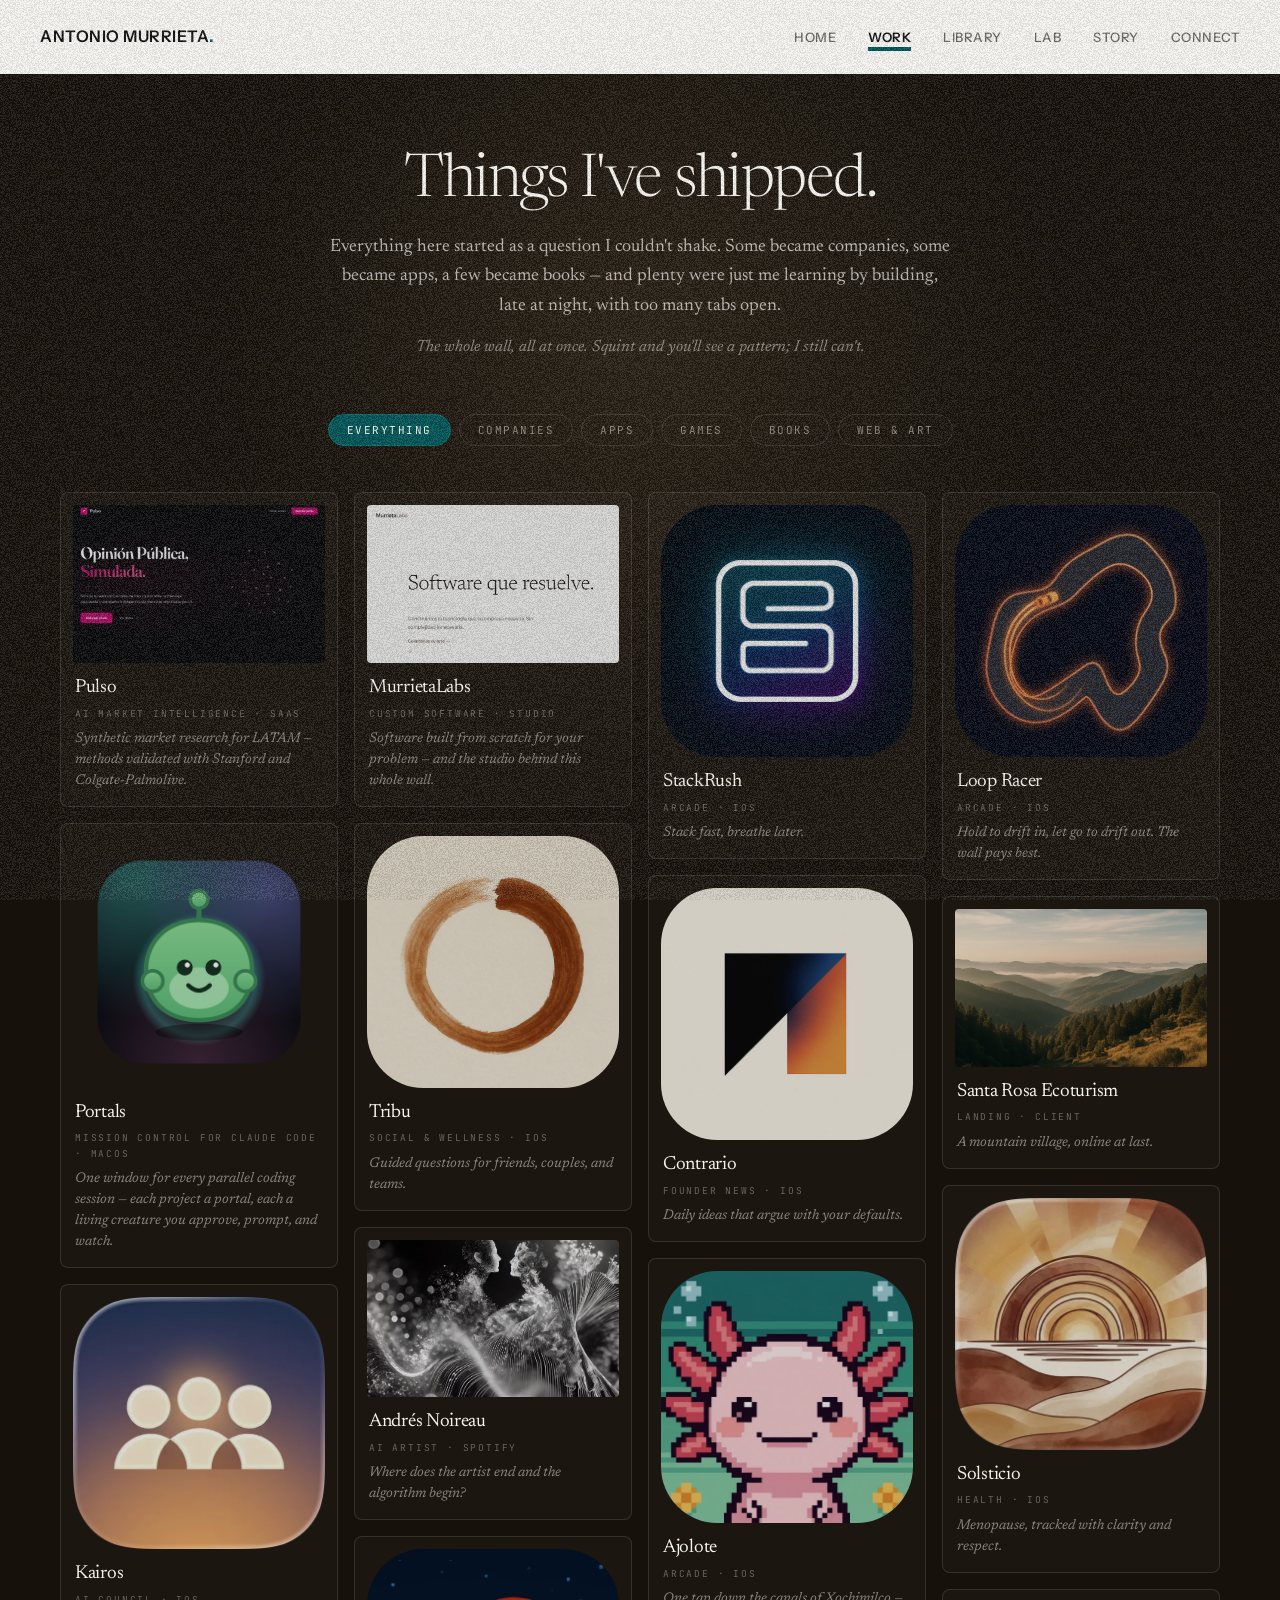
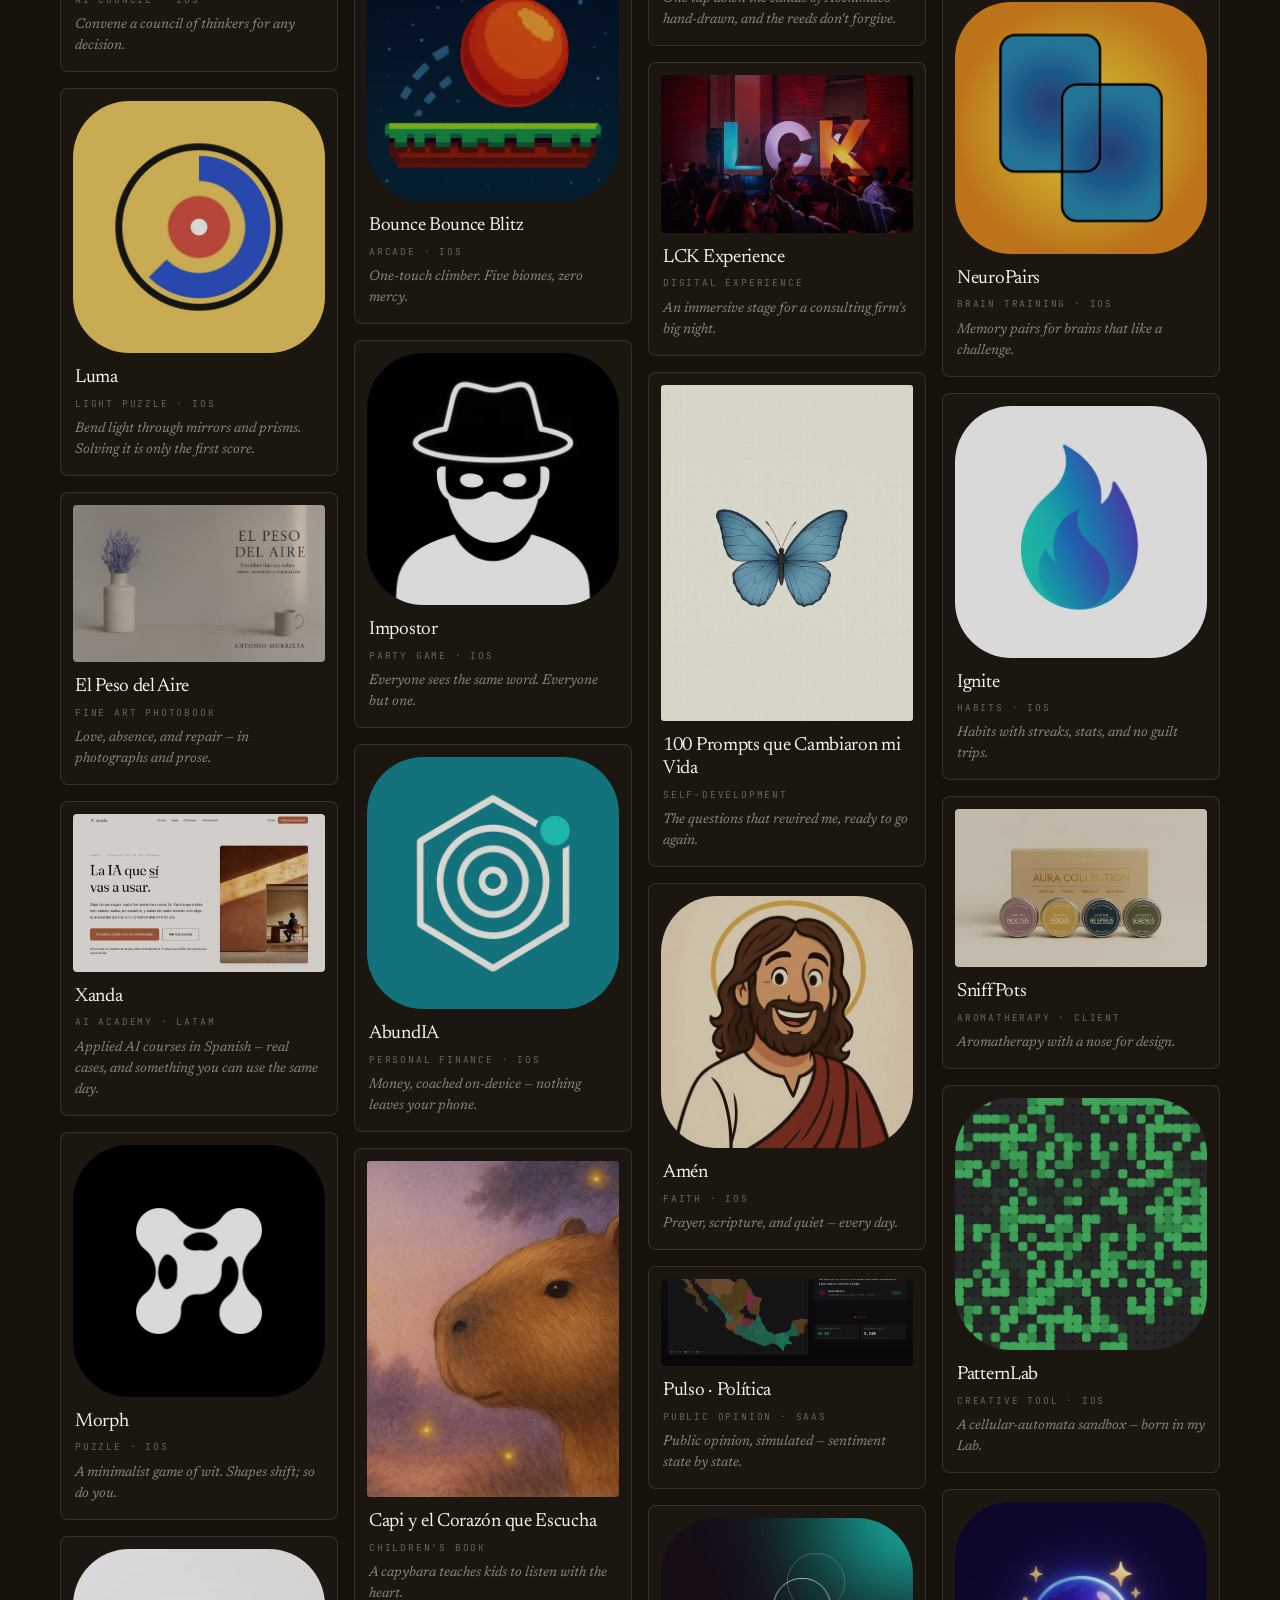
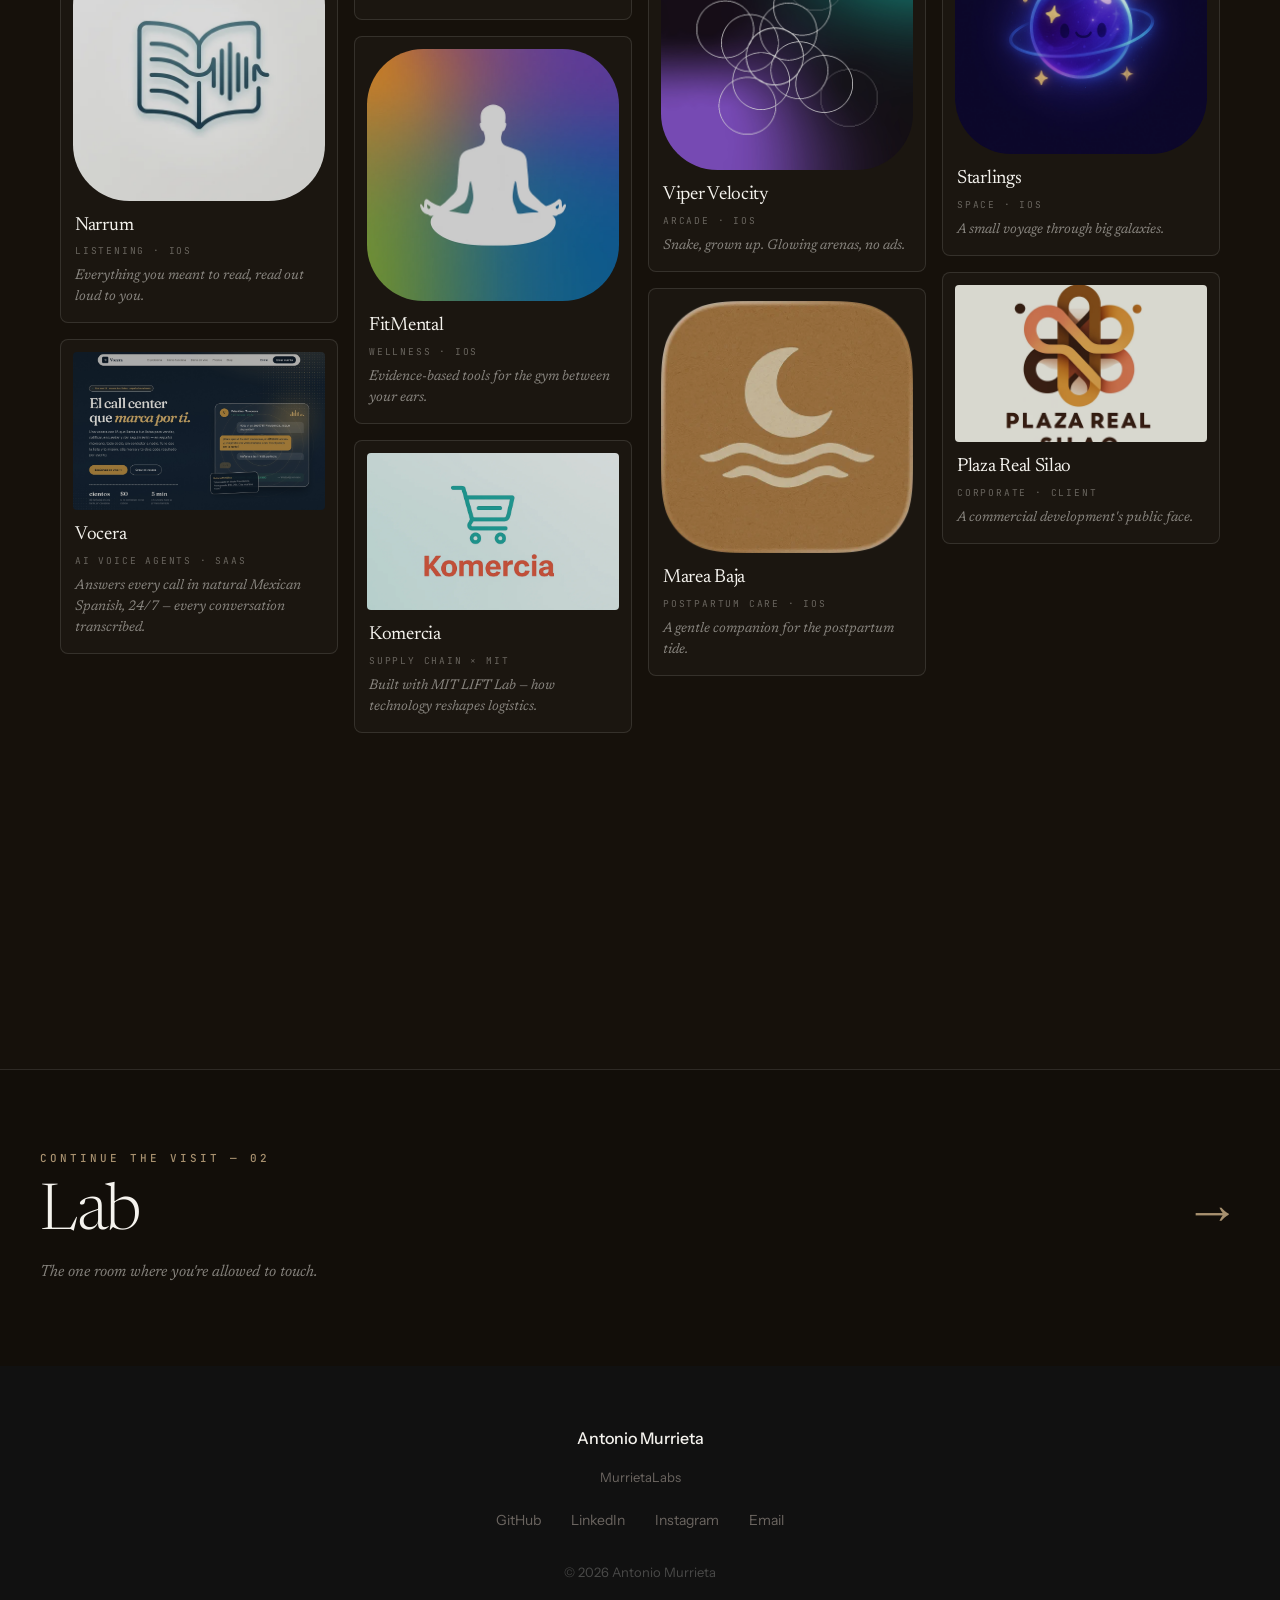
<file: work.html>
<!DOCTYPE html>
<html lang="en">
<head>
    <meta charset="UTF-8">
    <meta name="viewport" content="width=device-width, initial-scale=1.0">
    <link rel="icon" href="favicon.svg" type="image/svg+xml">
    <link rel="icon" href="favicon-32x32.png" sizes="32x32" type="image/png">
    <link rel="icon" href="favicon-16x16.png" sizes="16x16" type="image/png">
    <link rel="apple-touch-icon" href="apple-touch-icon.png">
    <link rel="manifest" href="site.webmanifest">
    <title>Work — Antonio Murrieta | Apps, AI Products & Books</title>
    <meta name="description" content="The full wall of Antonio Murrieta's work: AI companies, iOS apps, games, published books, art and client projects — everything shipped, hung salon-style.">
    <meta name="author" content="Antonio Murrieta">
    <meta name="robots" content="index, follow, max-image-preview:large">
    <link rel="canonical" href="https://antoniomurrieta.com/work.html">

    <!-- Open Graph -->
    <meta property="og:title" content="Work — Antonio Murrieta | Apps, AI Products & Books">
    <meta property="og:description" content="AI companies, iOS apps, games, published books, art and client work — the whole wall at once.">
    <meta property="og:type" content="website">
    <meta property="og:url" content="https://antoniomurrieta.com/work.html">
    <meta property="og:site_name" content="Antonio Murrieta">
    <meta property="og:image" content="https://antoniomurrieta.com/assets/og-image.jpg">
    <meta property="og:image:width" content="1200">
    <meta property="og:image:height" content="630">
    <meta property="og:image:alt" content="Antonio Murrieta — builder, entrepreneur, and author.">

    <!-- Twitter -->
    <meta name="twitter:card" content="summary_large_image">
    <meta name="twitter:title" content="Work — Antonio Murrieta">
    <meta name="twitter:description" content="AI companies, iOS apps, games, books, and art — the whole wall at once.">
    <meta name="twitter:image" content="https://antoniomurrieta.com/assets/og-image.jpg">

    <link rel="preconnect" href="https://fonts.googleapis.com">
    <link rel="preconnect" href="https://fonts.gstatic.com" crossorigin>
    <link rel="stylesheet" href="https://fonts.googleapis.com/css2?family=Newsreader:ital,opsz,wght@0,6..72,300;0,6..72,400;1,6..72,400&family=Instrument+Sans:wght@400;500;600&family=JetBrains+Mono&display=swap">
    <link rel="stylesheet" href="styles.css">
    <style>
        /* ==========================================================
           THE SALON WALL
           Everything at once — the diversity IS the design.
           ========================================================== */

        :root {
            --night: #16110B;
            --lamp: #A8916F;
            --lamp-bright: #C8AE85;
            --teal-bright: #5FA8A2;
            --paper-70: rgba(245, 243, 238, 0.72);
            --paper-50: rgba(245, 243, 238, 0.5);
            --paper-35: rgba(232, 228, 221, 0.38);
            --hairline: rgba(232, 228, 221, 0.13);
        }

        body {
            background: var(--night);
        }

        body::before {
            content: '';
            position: fixed;
            top: 0;
            left: 0;
            width: 100%;
            height: 100%;
            pointer-events: none;
            z-index: 9999;
            opacity: 0.15;
            background-image: url("data:image/svg+xml,%3Csvg viewBox='0 0 256 256' xmlns='http://www.w3.org/2000/svg'%3E%3Cfilter id='n'%3E%3CfeTurbulence type='fractalNoise' baseFrequency='0.9' numOctaves='4' stitchTiles='stitch'/%3E%3CfeColorMatrix type='saturate' values='0'/%3E%3CfeComponentTransfer%3E%3CfeFuncR type='discrete' tableValues='0 1'/%3E%3CfeFuncG type='discrete' tableValues='0 1'/%3E%3CfeFuncB type='discrete' tableValues='0 1'/%3E%3C/feComponentTransfer%3E%3C/filter%3E%3Crect width='100%25' height='100%25' filter='url(%23n)'/%3E%3C/svg%3E");
            background-repeat: repeat;
            background-size: 180px 180px;
        }

        @media (max-width: 768px) {
            body::before {
                opacity: 0.09;
                background-size: 90px 90px;
            }
        }

        .wall-page {
            max-width: 1240px;
            margin: 0 auto;
            padding: 150px 40px 90px;
        }

        /* Header */
        .wall-header {
            text-align: center;
            margin-bottom: 54px;
            position: relative;
        }

        .wall-header::before {
            content: '';
            position: absolute;
            top: -260px;
            left: 50%;
            transform: translateX(-50%);
            width: 900px;
            height: 900px;
            border-radius: 50%;
            background: radial-gradient(circle, rgba(214, 178, 124, 0.10) 0%, transparent 65%);
            pointer-events: none;
        }

        .wall-header h1 {
            position: relative;
            font-family: var(--serif);
            font-size: clamp(38px, 6vw, 60px);
            font-weight: 300;
            letter-spacing: -1.5px;
            line-height: 1.08;
            color: var(--paper);
            margin-bottom: 18px;
        }

        .wall-header p {
            position: relative;
            font-family: var(--serif);
            font-size: 18px;
            line-height: 1.65;
            color: var(--paper-70);
            max-width: 620px;
            margin: 0 auto;
        }

        .wall-header .aside {
            font-style: italic;
            font-size: 16px;
            color: var(--paper-50);
            margin-top: 12px;
        }

        /* Filters */
        .wall-filters {
            display: flex;
            flex-wrap: wrap;
            justify-content: center;
            gap: 8px;
            margin-bottom: 46px;
            position: relative;
        }

        .chip {
            font-family: var(--mono);
            font-size: 11px;
            letter-spacing: 1.5px;
            text-transform: uppercase;
            color: var(--paper-50);
            background: transparent;
            border: 1px solid var(--hairline);
            border-radius: 100px;
            padding: 8px 18px;
            cursor: pointer;
            transition: all 0.3s var(--ease-snap);
        }

        .chip:hover {
            color: var(--paper);
            border-color: rgba(95, 168, 162, 0.55);
        }

        .chip.active {
            color: #F5F3EE;
            background: #025355;
            border-color: #0A6B6D;
        }

        /* The wall — salon-style masonry */
        .wall {
            columns: 4 250px;
            column-gap: 16px;
        }

        .piece {
            display: block;
            break-inside: avoid;
            margin-bottom: 16px;
            text-decoration: none;
            border: 1px solid var(--hairline);
            border-radius: 8px;
            padding: 12px 12px 14px;
            background: rgba(255, 252, 245, 0.025);
            transition: transform 0.4s var(--ease-snap), border-color 0.4s var(--ease-snap), background 0.4s var(--ease-snap);
            animation: piece-in 0.6s var(--ease-reveal) backwards;
        }

        @keyframes piece-in {
            from { opacity: 0; transform: translateY(14px); }
            to { opacity: 1; transform: translateY(0); }
        }

        .piece:hover {
            transform: translateY(-5px);
            border-color: rgba(214, 178, 124, 0.45);
            background: rgba(255, 252, 245, 0.05);
        }

        .piece.hidden {
            display: none;
        }

        /* Filtered views hang in even rows; only Everything gets the salon jumble */
        .wall.grid-mode {
            columns: auto;
            display: grid;
            grid-template-columns: repeat(auto-fill, minmax(250px, 1fr));
            gap: 16px;
            align-items: start;
        }

        .wall.grid-mode .piece {
            margin-bottom: 0;
        }

        .piece-img {
            width: 100%;
            background-size: cover;
            background-position: center;
            filter: grayscale(0.2) brightness(0.85);
            transition: filter 0.45s var(--ease-snap);
        }

        .piece:hover .piece-img {
            filter: grayscale(0) brightness(1.02);
        }

        /* frame shapes by kind */
        .piece-img.wide { aspect-ratio: 16 / 10; border-radius: 4px; }
        .piece-img.icon { aspect-ratio: 1 / 1; border-radius: 22.37%; }
        .piece-img.book { aspect-ratio: 3 / 4; border-radius: 3px; }
        .piece-img.banner { aspect-ratio: 2.9 / 1; border-radius: 4px; }

        .piece-cap {
            margin-top: 13px;
            padding: 0 2px;
        }

        .piece-name {
            font-family: var(--serif);
            font-size: 19px;
            font-weight: 400;
            letter-spacing: -0.3px;
            color: var(--paper);
            line-height: 1.25;
        }

        .piece-name::after {
            content: ' \2197';
            font-size: 13px;
            color: var(--lamp);
            opacity: 0;
            transition: opacity 0.3s var(--ease-snap);
        }

        .piece:hover .piece-name::after {
            opacity: 1;
        }

        .piece-medium {
            font-family: var(--mono);
            font-size: 9.5px;
            text-transform: uppercase;
            letter-spacing: 1.8px;
            color: var(--paper-35);
            margin-top: 6px;
        }

        .piece-note {
            font-family: var(--serif);
            font-style: italic;
            font-size: 14px;
            line-height: 1.5;
            color: var(--paper-50);
            margin-top: 8px;
        }

        /* anchor offset for links from home */
        .piece { scroll-margin-top: 120px; }

        /* Sign-off */
        .wall-signoff {
            text-align: center;
            max-width: 540px;
            margin: 90px auto 0;
            padding-top: 52px;
            border-top: 1px solid var(--hairline);
        }

        .wall-signoff p {
            font-family: var(--serif);
            font-size: 19px;
            font-style: italic;
            color: var(--paper-70);
            line-height: 1.6;
        }

        .wall-signoff a {
            color: var(--teal-bright);
            text-decoration: none;
            border-bottom: 1px solid rgba(95, 168, 162, 0.35);
            transition: border-color 0.2s var(--ease-snap);
        }

        .wall-signoff a:hover { border-bottom-color: var(--teal-bright); }

        .wall-signoff-name {
            font-style: normal !important;
            font-size: 16px !important;
            color: var(--paper) !important;
            margin-top: 16px;
        }

        /* Doorway (night variant, steps into the lit workshop) */
        .doorway { background: #120E09; border-top: 1px solid var(--hairline); }
        .doorway-eyebrow { color: var(--lamp); }
        .doorway-title { color: var(--paper); }
        .doorway-note { color: var(--paper-50); }
        .doorway-arrow { color: var(--lamp); }
        .doorway:hover { background: #F5F3EE; }
        .doorway:hover .doorway-title { color: #111111; }
        .doorway:hover .doorway-eyebrow { color: #025355; }
        .doorway:hover .doorway-note { color: #6B6560; }
        .doorway:hover .doorway-arrow { color: #025355; }

        /* Responsive */
        @media (max-width: 768px) {
            .wall-page { padding: 120px 16px 60px; }
            .wall { columns: 2 150px; column-gap: 10px; }
            .wall.grid-mode { grid-template-columns: repeat(2, 1fr); gap: 10px; }
            .piece { margin-bottom: 10px; padding: 8px 8px 10px; border-radius: 6px; }
            .piece-name { font-size: 15px; }
            .piece-medium { font-size: 8.5px; letter-spacing: 1.2px; }
            .piece-note { font-size: 12.5px; }
            .chip { padding: 7px 13px; font-size: 10px; }
        }
    </style>
</head>
<body>

<div class="scroll-progress" id="scrollProgress"></div>

<!-- Navigation -->
<nav id="navbar">
    <div class="nav-container">
        <a href="index.html" class="logo">ANTONIO MURRIETA</a>
        <ul class="nav-links" id="navLinks">
            <li><a href="index.html">HOME</a></li>
            <li><a href="work.html" class="active">WORK</a></li>
            <li><a href="library.html">LIBRARY</a></li>
            <li><a href="lab.html">LAB</a></li>
            <li><a href="story.html">STORY</a></li>
            <li><a href="connect.html">CONNECT</a></li>
        </ul>
        <button class="menu-toggle" id="menuToggle">
            <span></span>
            <span></span>
            <span></span>
        </button>
    </div>
</nav>

<div class="wall-page">
    <!-- Header -->
    <header class="wall-header reveal">
        <h1>Things I've shipped.</h1>
        <p>Everything here started as a question I couldn't shake. Some became companies, some became apps, a few became books &mdash; and plenty were just me learning by building, late at night, with too many tabs open.</p>
        <p class="aside">The whole wall, all at once. Squint and you'll see a pattern; I still can't.</p>
    </header>

    <!-- Filters -->
    <div class="wall-filters reveal" role="group" aria-label="Filter projects">
        <button class="chip active" data-filter="all">Everything</button>
        <button class="chip" data-filter="companies">Companies</button>
        <button class="chip" data-filter="apps">Apps</button>
        <button class="chip" data-filter="games">Games</button>
        <button class="chip" data-filter="books">Books</button>
        <button class="chip" data-filter="web">Web &amp; Art</button>
    </div>

    <!-- The Wall -->
    <div class="wall" id="wall">

        <a href="https://pulso-latam.com" target="_blank" rel="noopener" class="piece" data-cat="companies" id="pulso">
            <div class="piece-img wide" style="background-image: url('assets/Work_Covers/Pulso.jpg')"></div>
            <div class="piece-cap">
                <p class="piece-name">Pulso</p>
                <p class="piece-medium">AI Market Intelligence &middot; SaaS</p>
                <p class="piece-note">Synthetic market research for LATAM &mdash; methods validated with Stanford and Colgate-Palmolive.</p>
            </div>
        </a>

        <a href="/portals/" rel="noopener" class="piece" data-cat="apps" id="portals">
            <div class="piece-img icon" style="background-image: url('assets/Work_Covers/Portals.png')"></div>
            <div class="piece-cap">
                <p class="piece-name">Portals</p>
                <p class="piece-medium">Mission control for Claude Code &middot; macOS</p>
                <p class="piece-note">One window for every parallel coding session &mdash; each project a portal, each a living creature you approve, prompt, and watch.</p>
            </div>
        </a>

        <a href="https://apps.apple.com/us/app/kairos-convene-your-council/id6756202087" target="_blank" rel="noopener" class="piece" data-cat="apps" id="kairos">
            <div class="piece-img icon" style="background-image: url('assets/Work_Covers/Kairos.webp')"></div>
            <div class="piece-cap">
                <p class="piece-name">Kairos</p>
                <p class="piece-medium">AI Council &middot; iOS</p>
                <p class="piece-note">Convene a council of thinkers for any decision.</p>
            </div>
        </a>

        <a href="https://apps.apple.com/us/app/luma-the-light-archive/id6792569901" target="_blank" rel="noopener" class="piece" data-cat="games" id="luma">
            <div class="piece-img icon" style="background-image: url('assets/Work_Covers/Luma.webp')"></div>
            <div class="piece-cap">
                <p class="piece-name">Luma</p>
                <p class="piece-medium">Light Puzzle &middot; iOS</p>
                <p class="piece-note">Bend light through mirrors and prisms. Solving it is only the first score.</p>
            </div>
        </a>

        <a href="https://a.co/d/04LULkG" target="_blank" rel="noopener" class="piece" data-cat="books" id="el-peso-del-aire">
            <div class="piece-img wide" style="background-image: url('assets/Work_Covers/El_Peso_Del_Aire.webp')"></div>
            <div class="piece-cap">
                <p class="piece-name">El Peso del Aire</p>
                <p class="piece-medium">Fine Art Photobook</p>
                <p class="piece-note">Love, absence, and repair &mdash; in photographs and prose.</p>
            </div>
        </a>

        <a href="https://xanda.com.mx" target="_blank" rel="noopener" class="piece" data-cat="companies" id="xanda">
            <div class="piece-img wide" style="background-image: url('assets/Work_Covers/Xanda.jpg')"></div>
            <div class="piece-cap">
                <p class="piece-name">Xanda</p>
                <p class="piece-medium">AI Academy &middot; LATAM</p>
                <p class="piece-note">Applied AI courses in Spanish &mdash; real cases, and something you can use the same day.</p>
            </div>
        </a>

        <a href="https://apps.apple.com/us/app/morph/id6760213384" target="_blank" rel="noopener" class="piece" data-cat="games" id="morph">
            <div class="piece-img icon" style="background-image: url('assets/Work_Covers/Morph.webp')"></div>
            <div class="piece-cap">
                <p class="piece-name">Morph</p>
                <p class="piece-medium">Puzzle &middot; iOS</p>
                <p class="piece-note">A minimalist game of wit. Shapes shift; so do you.</p>
            </div>
        </a>

        <a href="https://apps.apple.com/us/app/narrum/id6755055482" target="_blank" rel="noopener" class="piece" data-cat="apps" id="narrum">
            <div class="piece-img icon" style="background-image: url('assets/Work_Covers/Narrum.webp')"></div>
            <div class="piece-cap">
                <p class="piece-name">Narrum</p>
                <p class="piece-medium">Listening &middot; iOS</p>
                <p class="piece-note">Everything you meant to read, read out loud to you.</p>
            </div>
        </a>

        <a href="https://vocera.mx" target="_blank" rel="noopener" class="piece" data-cat="companies" id="vocera">
            <div class="piece-img wide" style="background-image: url('assets/Work_Covers/Vocera.jpg')"></div>
            <div class="piece-cap">
                <p class="piece-name">Vocera</p>
                <p class="piece-medium">AI Voice Agents &middot; SaaS</p>
                <p class="piece-note">Answers every call in natural Mexican Spanish, 24/7 &mdash; every conversation transcribed.</p>
            </div>
        </a>

        <a href="https://murrietalabs.com" target="_blank" rel="noopener" class="piece" data-cat="companies" id="murrietalabs">
            <div class="piece-img wide" style="background-image: url('assets/Work_Covers/MurrietaLabs.jpg')"></div>
            <div class="piece-cap">
                <p class="piece-name">MurrietaLabs</p>
                <p class="piece-medium">Custom Software &middot; Studio</p>
                <p class="piece-note">Software built from scratch for your problem &mdash; and the studio behind this whole wall.</p>
            </div>
        </a>

        <a href="https://apps.apple.com/es/app/tribu/id6748625305" target="_blank" rel="noopener" class="piece" data-cat="apps" id="tribu">
            <div class="piece-img icon" style="background-image: url('assets/Work_Covers/Tribu.webp')"></div>
            <div class="piece-cap">
                <p class="piece-name">Tribu</p>
                <p class="piece-medium">Social &amp; Wellness &middot; iOS</p>
                <p class="piece-note">Guided questions for friends, couples, and teams.</p>
            </div>
        </a>

        <a href="https://open.spotify.com/intl-es/artist/3d74bZ3oK0z9X2JfWpjryO?si=dsT2H5ZVQbeNgSF7ONGJNw" target="_blank" rel="noopener" class="piece" data-cat="web" id="andres-noireau">
            <div class="piece-img wide" style="background-image: url('assets/Work_Covers/Andres_Noireau.avif')"></div>
            <div class="piece-cap">
                <p class="piece-name">Andr&eacute;s Noireau</p>
                <p class="piece-medium">AI Artist &middot; Spotify</p>
                <p class="piece-note">Where does the artist end and the algorithm begin?</p>
            </div>
        </a>

        <a href="https://apps.apple.com/es/app/bounce-bounce-blitz/id6756200470" target="_blank" rel="noopener" class="piece" data-cat="games">
            <div class="piece-img icon" style="background-image: url('assets/Work_Covers/Bounce_Blitz.webp')"></div>
            <div class="piece-cap">
                <p class="piece-name">Bounce Bounce Blitz</p>
                <p class="piece-medium">Arcade &middot; iOS</p>
                <p class="piece-note">One-touch climber. Five biomes, zero mercy.</p>
            </div>
        </a>

        <a href="https://apps.apple.com/us/app/impostor/id6751126820" target="_blank" rel="noopener" class="piece" data-cat="games" id="impostor">
            <div class="piece-img icon" style="background-image: url('assets/Work_Covers/Impostor.webp')"></div>
            <div class="piece-cap">
                <p class="piece-name">Impostor</p>
                <p class="piece-medium">Party Game &middot; iOS</p>
                <p class="piece-note">Everyone sees the same word. Everyone but one.</p>
            </div>
        </a>

        <a href="Abundia.html" class="piece" data-cat="apps" id="abundia">
            <div class="piece-img icon" style="background-image: url('assets/Work_Covers/Abundia.webp')"></div>
            <div class="piece-cap">
                <p class="piece-name">AbundIA</p>
                <p class="piece-medium">Personal Finance &middot; iOS</p>
                <p class="piece-note">Money, coached on-device &mdash; nothing leaves your phone.</p>
            </div>
        </a>

        <a href="https://www.amazon.com.mx/Capi-Coraz%C3%B3n-que-Escucha-capibara/dp/B0FBFDM6ZV/" target="_blank" rel="noopener" class="piece" data-cat="books" id="capi">
            <div class="piece-img book" style="background-image: url('assets/Work_Covers/Capi_Corazon.webp')"></div>
            <div class="piece-cap">
                <p class="piece-name">Capi y el Coraz&oacute;n que Escucha</p>
                <p class="piece-medium">Children's Book</p>
                <p class="piece-note">A capybara teaches kids to listen with the heart.</p>
            </div>
        </a>

        <a href="https://apps.apple.com/es/app/fit-mental/id6741566362" target="_blank" rel="noopener" class="piece" data-cat="apps" id="fitmental">
            <div class="piece-img icon" style="background-image: url('assets/Work_Covers/Fit_Mental.webp')"></div>
            <div class="piece-cap">
                <p class="piece-name">FitMental</p>
                <p class="piece-medium">Wellness &middot; iOS</p>
                <p class="piece-note">Evidence-based tools for the gym between your ears.</p>
            </div>
        </a>

        <a href="https://komercia.mx/" target="_blank" rel="noopener" class="piece" data-cat="companies" id="komercia">
            <div class="piece-img wide" style="background-image: url('assets/Work_Covers/Komercia.webp')"></div>
            <div class="piece-cap">
                <p class="piece-name">Komercia</p>
                <p class="piece-medium">Supply Chain &times; MIT</p>
                <p class="piece-note">Built with MIT LIFT Lab &mdash; how technology reshapes logistics.</p>
            </div>
        </a>

        <a href="https://apps.apple.com/mx/app/stacker-rush/id6748520029" target="_blank" rel="noopener" class="piece" data-cat="games">
            <div class="piece-img icon" style="background-image: url('assets/Work_Covers/Stack_Rush%204.jpg')"></div>
            <div class="piece-cap">
                <p class="piece-name">StackRush</p>
                <p class="piece-medium">Arcade &middot; iOS</p>
                <p class="piece-note">Stack fast, breathe later.</p>
            </div>
        </a>

        <a href="https://apps.apple.com/es/app/contrario/id6751874165" target="_blank" rel="noopener" class="piece" data-cat="apps" id="contrario">
            <div class="piece-img icon" style="background-image: url('assets/Work_Covers/Contrario.webp')"></div>
            <div class="piece-cap">
                <p class="piece-name">Contrario</p>
                <p class="piece-medium">Founder News &middot; iOS</p>
                <p class="piece-note">Daily ideas that argue with your defaults.</p>
            </div>
        </a>

        <a href="https://apps.apple.com/us/app/ajolote/id6796623353" target="_blank" rel="noopener" class="piece" data-cat="games" id="ajolote">
            <div class="piece-img icon" style="background-image: url('assets/Work_Covers/Ajolote.webp')"></div>
            <div class="piece-cap">
                <p class="piece-name">Ajolote</p>
                <p class="piece-medium">Arcade &middot; iOS</p>
                <p class="piece-note">One tap down the canals of Xochimilco &mdash; hand-drawn, and the reeds don't forgive.</p>
            </div>
        </a>

        <a href="https://lck-experience.web.app" target="_blank" rel="noopener" class="piece" data-cat="web" id="lck">
            <div class="piece-img wide" style="background-image: url('assets/Work_Covers/LCK-1.webp')"></div>
            <div class="piece-cap">
                <p class="piece-name">LCK Experience</p>
                <p class="piece-medium">Digital Experience</p>
                <p class="piece-note">An immersive stage for a consulting firm's big night.</p>
            </div>
        </a>

        <a href="https://www.amazon.com.mx/Prompts-cambiaron-vida-pueden-cambiar/dp/B0FD8CCNNX/" target="_blank" rel="noopener" class="piece" data-cat="books" id="100-prompts">
            <div class="piece-img book" style="background-image: url('assets/Work_Covers/100_Prompts.webp')"></div>
            <div class="piece-cap">
                <p class="piece-name">100 Prompts que Cambiaron mi Vida</p>
                <p class="piece-medium">Self-Development</p>
                <p class="piece-note">The questions that rewired me, ready to go again.</p>
            </div>
        </a>

        <a href="https://apps.apple.com/us/app/am%C3%A9n/id6747411056" target="_blank" rel="noopener" class="piece" data-cat="apps">
            <div class="piece-img icon" style="background-image: url('assets/Work_Covers/Amen.webp')"></div>
            <div class="piece-cap">
                <p class="piece-name">Am&eacute;n</p>
                <p class="piece-medium">Faith &middot; iOS</p>
                <p class="piece-note">Prayer, scripture, and quiet &mdash; every day.</p>
            </div>
        </a>

        <a href="https://pulso-latam.com/politica" target="_blank" rel="noopener" class="piece" data-cat="companies">
            <div class="piece-img banner" style="background-image: url('assets/Work_Covers/Pulso_Politica.jpg')"></div>
            <div class="piece-cap">
                <p class="piece-name">Pulso &middot; Pol&iacute;tica</p>
                <p class="piece-medium">Public Opinion &middot; SaaS</p>
                <p class="piece-note">Public opinion, simulated &mdash; sentiment state by state.</p>
            </div>
        </a>

        <a href="https://apps.apple.com/us/app/viper-velocity/id6742086212?platform=iphone" target="_blank" rel="noopener" class="piece" data-cat="games">
            <div class="piece-img icon" style="background-image: url('assets/Work_Covers/Viper_Velocity.jpg')"></div>
            <div class="piece-cap">
                <p class="piece-name">Viper Velocity</p>
                <p class="piece-medium">Arcade &middot; iOS</p>
                <p class="piece-note">Snake, grown up. Glowing arenas, no ads.</p>
            </div>
        </a>

        <a href="https://apps.apple.com/us/app/marea-baja/id6749040420" target="_blank" rel="noopener" class="piece" data-cat="apps">
            <div class="piece-img icon" style="background-image: url('assets/Work_Covers/Marea_Baja.webp')"></div>
            <div class="piece-cap">
                <p class="piece-name">Marea Baja</p>
                <p class="piece-medium">Postpartum Care &middot; iOS</p>
                <p class="piece-note">A gentle companion for the postpartum tide.</p>
            </div>
        </a>

        <a href="https://apps.apple.com/us/app/loop-raacer-drift-madness/id6796198690" target="_blank" rel="noopener" class="piece" data-cat="games" id="loop-racer">
            <div class="piece-img icon" style="background-image: url('assets/Work_Covers/Loop_Racer.webp')"></div>
            <div class="piece-cap">
                <p class="piece-name">Loop Racer</p>
                <p class="piece-medium">Arcade &middot; iOS</p>
                <p class="piece-note">Hold to drift in, let go to drift out. The wall pays best.</p>
            </div>
        </a>

        <a href="https://antonio-ms-coder.github.io/Santa-Rosa-Ecoturismo/" target="_blank" rel="noopener" class="piece" data-cat="web">
            <div class="piece-img wide" style="background-image: url('assets/Work_Covers/Santa_Rosa_Ecoturism.webp')"></div>
            <div class="piece-cap">
                <p class="piece-name">Santa Rosa Ecoturism</p>
                <p class="piece-medium">Landing &middot; Client</p>
                <p class="piece-note">A mountain village, online at last.</p>
            </div>
        </a>

        <a href="https://apps.apple.com/us/app/solsticio/id6775352531" target="_blank" rel="noopener" class="piece" data-cat="apps">
            <div class="piece-img icon" style="background-image: url('assets/Work_Covers/Solsticio.webp')"></div>
            <div class="piece-cap">
                <p class="piece-name">Solsticio</p>
                <p class="piece-medium">Health &middot; iOS</p>
                <p class="piece-note">Menopause, tracked with clarity and respect.</p>
            </div>
        </a>

        <a href="https://apps.apple.com/us/app/neuropairs/id6739889200" target="_blank" rel="noopener" class="piece" data-cat="games">
            <div class="piece-img icon" style="background-image: url('assets/Work_Covers/Neuropairs.jpg')"></div>
            <div class="piece-cap">
                <p class="piece-name">NeuroPairs</p>
                <p class="piece-medium">Brain Training &middot; iOS</p>
                <p class="piece-note">Memory pairs for brains that like a challenge.</p>
            </div>
        </a>

        <a href="https://apps.apple.com/mx/app/ignite/id6751764042" target="_blank" rel="noopener" class="piece" data-cat="apps">
            <div class="piece-img icon" style="background-image: url('assets/Work_Covers/Ignite.jpg')"></div>
            <div class="piece-cap">
                <p class="piece-name">Ignite</p>
                <p class="piece-medium">Habits &middot; iOS</p>
                <p class="piece-note">Habits with streaks, stats, and no guilt trips.</p>
            </div>
        </a>

        <a href="https://sniffpots.crissteinman.com" target="_blank" rel="noopener" class="piece" data-cat="web">
            <div class="piece-img wide" style="background-image: url('assets/Work_Covers/SniffPots.webp')"></div>
            <div class="piece-cap">
                <p class="piece-name">SniffPots</p>
                <p class="piece-medium">Aromatherapy &middot; Client</p>
                <p class="piece-note">Aromatherapy with a nose for design.</p>
            </div>
        </a>

        <a href="https://apps.apple.com/mx/app/patternlab/id6745852951?l=en-GB" target="_blank" rel="noopener" class="piece" data-cat="apps">
            <div class="piece-img icon" style="background-image: url('assets/Work_Covers/PatternLab.jpg')"></div>
            <div class="piece-cap">
                <p class="piece-name">PatternLab</p>
                <p class="piece-medium">Creative Tool &middot; iOS</p>
                <p class="piece-note">A cellular-automata sandbox &mdash; born in my Lab.</p>
            </div>
        </a>

        <a href="https://apps.apple.com/mx/app/starlings/id6751874853" target="_blank" rel="noopener" class="piece" data-cat="games">
            <div class="piece-img icon" style="background-image: url('assets/Work_Covers/Starlings.jpg')"></div>
            <div class="piece-cap">
                <p class="piece-name">Starlings</p>
                <p class="piece-medium">Space &middot; iOS</p>
                <p class="piece-note">A small voyage through big galaxies.</p>
            </div>
        </a>

        <a href="https://plazarealsilao.com/" target="_blank" rel="noopener" class="piece" data-cat="web">
            <div class="piece-img wide" style="background-image: url('assets/Work_Covers/logo-silao.webp')"></div>
            <div class="piece-cap">
                <p class="piece-name">Plaza Real Silao</p>
                <p class="piece-medium">Corporate &middot; Client</p>
                <p class="piece-note">A commercial development's public face.</p>
            </div>
        </a>

    </div>

    <!-- Sign-off -->
    <div class="wall-signoff reveal">
        <p>More on the way &mdash; I tend to ship something new almost every week. If any of this resonates, <a href="connect.html">say hi</a>.</p>
        <p class="wall-signoff-name">&mdash; Antonio</p>
    </div>
</div>

<!-- Continue the visit -->
<a href="lab.html" class="doorway">
    <div class="doorway-inner">
        <div>
            <p class="doorway-eyebrow">Continue the visit &mdash; 02</p>
            <p class="doorway-title">Lab</p>
            <p class="doorway-note">The one room where you're allowed to touch.</p>
        </div>
        <span class="doorway-arrow">&rarr;</span>
    </div>
</a>

<!-- Footer -->
<footer>
    <div class="footer-content">
        <p class="footer-brand">Antonio Murrieta</p>
        <div class="footer-studio">
            <a href="https://murrietalabs.com" target="_blank">MurrietaLabs</a>
        </div>
        <div class="footer-links">
            <a href="https://github.com/Antonio-MS-Coder" target="_blank">GitHub</a>
            <a href="https://www.linkedin.com/in/antonio-murrieta" target="_blank">LinkedIn</a>
            <a href="https://instagram.com/tono_cams" target="_blank">Instagram</a>
            <a href="mailto:create@antoniomurrieta.com">Email</a>
        </div>
        <p class="footer-copyright">&copy; 2026 Antonio Murrieta</p>
    </div>
</footer>

<script>
    // Filters
    var chips = document.querySelectorAll('.chip');
    var pieces = document.querySelectorAll('.piece');

    chips.forEach(function(chip) {
        chip.addEventListener('click', function() {
            chips.forEach(function(c) { c.classList.remove('active'); });
            chip.classList.add('active');
            var f = chip.dataset.filter;
            document.getElementById('wall').classList.toggle('grid-mode', f !== 'all');
            var delay = 0;
            pieces.forEach(function(piece) {
                var show = (f === 'all') || (piece.dataset.cat === f);
                piece.classList.toggle('hidden', !show);
                if (show) {
                    piece.style.animation = 'none';
                    void piece.offsetWidth;
                    piece.style.animation = 'piece-in 0.5s var(--ease-reveal) ' + delay + 'ms backwards';
                    delay += 22;
                }
            });
        });
    });

    // Stagger the initial hang
    (function() {
        var delay = 0;
        pieces.forEach(function(piece) {
            piece.style.animationDelay = delay + 'ms';
            delay += 26;
        });
    })();

    // Scroll reveal
    var reveals = document.querySelectorAll('.reveal');
    var revealObserver = new IntersectionObserver(function(entries) {
        entries.forEach(function(entry) {
            if (entry.isIntersecting) {
                entry.target.classList.add('revealed');
                revealObserver.unobserve(entry.target);
            }
        });
    }, { threshold: 0.2 });
    reveals.forEach(function(el) { revealObserver.observe(el); });

    // Mobile menu
    var menuToggle = document.getElementById('menuToggle');
    var navLinks = document.getElementById('navLinks');
    menuToggle.addEventListener('click', function() {
        menuToggle.classList.toggle('active');
        navLinks.classList.toggle('active');
    });
    navLinks.querySelectorAll('a').forEach(function(link) {
        link.addEventListener('click', function() {
            menuToggle.classList.remove('active');
            navLinks.classList.remove('active');
        });
    });

    // Navbar scroll + progress
    var navbar = document.getElementById('navbar');
    var scrollProgress = document.getElementById('scrollProgress');
    scrollProgress.classList.add('visible');
    window.addEventListener('scroll', function() {
        navbar.classList.toggle('scrolled', window.pageYOffset > 50);
        var docHeight = document.documentElement.scrollHeight - window.innerHeight;
        if (docHeight > 0) {
            scrollProgress.style.width = (window.scrollY / docHeight) * 100 + '%';
        }
    });
</script>
</body>
</html>
</file>
<file: styles.css>
/* ============================================
   AntonioMurrieta.com — Shared Brand Styles
   ============================================ */

/* Google Fonts — loaded via <link> tags in each HTML <head> for performance.
   Do NOT use @import here — it creates a render-blocking waterfall. */

/* === Palette === */
:root {
    --ink: #111111;
    --carbon: #2A2A2A;
    --stone: #6B6560;
    --bone: #E8E4DD;
    --paper: #F5F3EE;
    --linen: #FAF8F5;
    /* Accent — petrol teal (var names kept from the roble era for compat) */
    --roble: #025355;
    --roble-light: #23716F;
    --roble-dim: rgba(2, 83, 85, 0.08);
    --roble-border: rgba(2, 83, 85, 0.2);

    /* Typography */
    --serif: 'Newsreader', Georgia, serif;
    --sans: 'Instrument Sans', 'Helvetica Neue', Helvetica, Arial, sans-serif;
    --mono: 'JetBrains Mono', 'SF Mono', 'Fira Code', monospace;

    /* Easing */
    --ease-snap: cubic-bezier(0.25, 1, 0.5, 1);
    --ease-reveal: cubic-bezier(0.61, 1, 0.88, 1);
    --ease-overlay: cubic-bezier(0.22, 1, 0.36, 1);
    --ease-gentle: cubic-bezier(0.45, 0.05, 0.55, 0.95);

    /* Layout */
    --max-width: 1200px;
    --content-width: 680px;
}

/* === Reset === */
*, *::before, *::after {
    margin: 0;
    padding: 0;
    box-sizing: border-box;
}

html {
    font-size: 16px;
    scroll-behavior: smooth;
    -webkit-text-size-adjust: 100%;
}

body {
    font-family: var(--sans);
    color: var(--ink);
    background: var(--linen);
    line-height: 1.6;
    font-size: 16px;
    overflow-x: hidden;
    -webkit-font-smoothing: antialiased;
    -moz-osx-font-smoothing: grayscale;
}

::selection {
    background: var(--roble-dim);
    color: var(--ink);
}

:focus-visible {
    outline: 2px solid var(--roble);
    outline-offset: 4px;
}

/* === Navigation === */
nav {
    position: fixed;
    top: 0;
    width: 100%;
    background: rgba(250, 248, 245, 0.98);
    backdrop-filter: blur(20px);
    -webkit-backdrop-filter: blur(20px);
    z-index: 1000;
    padding: 24px 40px;
    transition: all 0.3s var(--ease-snap);
}

nav.scrolled {
    padding: 16px 40px;
    border-bottom: 1px solid var(--bone);
}

.nav-container {
    max-width: var(--max-width);
    margin: 0 auto;
    display: flex;
    justify-content: space-between;
    align-items: center;
}

.logo {
    font-family: var(--sans);
    font-size: 16px;
    font-weight: 600;
    letter-spacing: 0.5px;
    color: var(--ink);
    text-decoration: none;
    transition: color 0.2s var(--ease-snap);
    position: relative;
    white-space: nowrap;
}

.logo::after {
    content: '.';
    color: var(--roble);
    font-weight: 700;
    position: absolute;
}

.logo:hover {
    color: var(--roble);
}

.nav-links {
    display: flex;
    gap: 32px;
    list-style: none;
}

.nav-links a {
    font-family: var(--sans);
    color: var(--stone);
    text-decoration: none;
    font-size: 13px;
    font-weight: 500;
    letter-spacing: 0.5px;
    transition: color 0.2s var(--ease-snap);
    position: relative;
    text-transform: uppercase;
}

.nav-links a::after {
    content: '';
    position: absolute;
    bottom: -4px;
    left: 0;
    width: 0;
    height: 2px;
    background: var(--roble);
    transition: width 0.3s var(--ease-snap);
}

.nav-links a:hover {
    color: var(--roble);
}

.nav-links a:hover::after,
.nav-links a.active::after {
    width: 100%;
}

.nav-links a.active {
    color: var(--ink);
    font-weight: 600;
    border-bottom: 2px solid var(--roble);
    padding-bottom: 2px;
}

/* === Mobile Menu === */
.menu-toggle {
    display: none;
    flex-direction: column;
    gap: 4px;
    background: none;
    border: none;
    cursor: pointer;
    padding: 5px;
}

.menu-toggle span {
    width: 25px;
    height: 2px;
    background: var(--ink);
    transition: all 0.3s var(--ease-snap);
}

.menu-toggle.active span:nth-child(1) {
    transform: rotate(45deg) translate(5px, 5px);
}

.menu-toggle.active span:nth-child(2) {
    opacity: 0;
}

.menu-toggle.active span:nth-child(3) {
    transform: rotate(-45deg) translate(5px, -5px);
}

/* === Footer === */
footer {
    padding: 60px 40px 40px;
    background: var(--ink);
    color: var(--paper);
    text-align: center;
}

.footer-content {
    max-width: var(--max-width);
    margin: 0 auto;
}

.footer-brand {
    font-family: var(--sans);
    font-size: 16px;
    font-weight: 500;
    color: var(--paper);
    margin-bottom: 12px;
}

.footer-studio {
    margin-bottom: 20px;
}

.footer-studio a {
    font-family: var(--sans);
    font-size: 13px;
    color: var(--stone);
    text-decoration: none;
    transition: color 0.2s var(--ease-snap);
}

.footer-studio a:hover {
    color: var(--roble-light);
}

.footer-links {
    display: flex;
    gap: 30px;
    justify-content: center;
    margin-bottom: 30px;
    flex-wrap: wrap;
}

.footer-links a {
    font-family: var(--sans);
    color: var(--stone);
    text-decoration: none;
    font-size: 14px;
    transition: color 0.2s var(--ease-snap);
}

.footer-links a:hover {
    color: var(--roble-light);
}

.footer-copyright {
    font-family: var(--sans);
    font-size: 13px;
    color: rgba(245, 243, 238, 0.25);
}

/* === Scroll Reveal === */
.reveal {
    opacity: 0;
    transform: translateY(16px);
    transition: opacity 0.5s var(--ease-reveal), transform 0.5s var(--ease-reveal);
}

.revealed {
    opacity: 1;
    transform: translateY(0);
}

/* === Section Labels === */
.section-label {
    font-family: var(--sans);
    font-size: 11px;
    font-weight: 600;
    text-transform: uppercase;
    letter-spacing: 3px;
    color: var(--roble);
    text-align: center;
    margin-bottom: 48px;
}

/* === Museum Plaque === */
.plaque {
    border-left: 2px solid var(--roble-border);
    padding-left: 14px;
}

.plaque-id {
    font-family: var(--mono);
    font-size: 11px;
    letter-spacing: 1px;
    color: var(--ink);
}

.plaque-id .accent { color: var(--roble); }

.plaque-medium {
    font-family: var(--mono);
    font-size: 10px;
    text-transform: uppercase;
    letter-spacing: 2px;
    color: var(--stone);
    margin-top: 4px;
}

.plaque-note {
    font-family: var(--serif);
    font-style: italic;
    font-size: 15px;
    color: var(--stone);
    margin-top: 10px;
    line-height: 1.5;
}

/* === Room header (page-top plaque) === */
.room-eyebrow {
    font-family: var(--mono);
    font-size: 11px;
    font-weight: 500;
    text-transform: uppercase;
    letter-spacing: 3px;
    color: var(--roble);
    margin-bottom: 20px;
}

/* === Room atmosphere: film grain (linen rooms; Library carries its own) === */
body.room::before {
    content: '';
    position: fixed;
    top: 0;
    left: 0;
    width: 100%;
    height: 100%;
    pointer-events: none;
    z-index: 9999;
    opacity: 0.05;
    background-image: url("data:image/svg+xml,%3Csvg viewBox='0 0 256 256' xmlns='http://www.w3.org/2000/svg'%3E%3Cfilter id='n'%3E%3CfeTurbulence type='fractalNoise' baseFrequency='0.9' numOctaves='4' stitchTiles='stitch'/%3E%3CfeColorMatrix type='saturate' values='0'/%3E%3CfeComponentTransfer%3E%3CfeFuncR type='discrete' tableValues='0 1'/%3E%3CfeFuncG type='discrete' tableValues='0 1'/%3E%3CfeFuncB type='discrete' tableValues='0 1'/%3E%3C/feComponentTransfer%3E%3C/filter%3E%3Crect width='100%25' height='100%25' filter='url(%23n)'/%3E%3C/svg%3E");
    background-repeat: repeat;
    background-size: 140px 140px;
}

@media (max-width: 768px) {
    body.room::before {
        opacity: 0.035;
        background-size: 90px 90px;
    }
}

/* === Doorway: continue-the-visit wayfinding === */
.doorway {
    display: block;
    text-decoration: none;
    border-top: 1px solid var(--bone);
    background: var(--paper);
    padding: 80px 40px;
    position: relative;
    overflow: hidden;
    transition: background 0.5s var(--ease-overlay);
}

.doorway-inner {
    max-width: var(--max-width);
    margin: 0 auto;
    display: flex;
    align-items: center;
    justify-content: space-between;
    gap: 24px;
}

.doorway-eyebrow {
    font-family: var(--mono);
    font-size: 11px;
    font-weight: 500;
    letter-spacing: 3px;
    text-transform: uppercase;
    color: var(--roble);
    margin-bottom: 14px;
    transition: color 0.5s var(--ease-overlay);
}

.doorway-title {
    font-family: var(--serif);
    font-size: clamp(36px, 5.5vw, 64px);
    font-weight: 300;
    letter-spacing: -1.5px;
    line-height: 1.05;
    color: var(--ink);
    transition: color 0.5s var(--ease-overlay), transform 0.5s var(--ease-snap);
}

.doorway-note {
    font-family: var(--serif);
    font-style: italic;
    font-size: 16px;
    color: var(--stone);
    margin-top: 12px;
    transition: color 0.5s var(--ease-overlay);
}

.doorway-arrow {
    font-family: var(--serif);
    font-size: clamp(36px, 5vw, 56px);
    font-weight: 300;
    color: var(--roble);
    flex-shrink: 0;
    transition: transform 0.5s var(--ease-snap), color 0.5s var(--ease-overlay);
}

.doorway:hover {
    background: var(--ink);
}

.doorway:hover .doorway-title {
    color: var(--paper);
    transform: translateX(12px);
}

.doorway:hover .doorway-eyebrow {
    color: var(--roble-light);
}

.doorway:hover .doorway-note {
    color: var(--bone);
}

.doorway:hover .doorway-arrow {
    transform: translateX(14px);
    color: var(--roble-light);
}

@media (max-width: 768px) {
    .doorway {
        padding: 52px 20px;
    }
}

/* === Scroll Progress Bar === */
.scroll-progress {
    position: fixed;
    top: 0;
    left: 0;
    height: 1px;
    background: var(--roble);
    z-index: 1001;
    width: 0%;
    opacity: 0;
    transition: opacity 0.4s var(--ease-reveal);
    pointer-events: none;
}

.scroll-progress.visible {
    opacity: 1;
}

/* === Work Masonry Grid === */
.work-grid {
    display: grid;
    grid-template-columns: repeat(4, 1fr);
    grid-auto-rows: 100px;
    gap: 12px;
    max-width: 1000px;
    margin: 0 auto;
}

.work-grid-item {
    border-radius: 8px;
    background-size: cover;
    background-position: center;
    position: relative;
    overflow: hidden;
    display: block;
    text-decoration: none;
    transition: transform 0.3s var(--ease-snap), box-shadow 0.3s var(--ease-snap);
}

.work-grid-item:hover {
    transform: scale(1.02);
    box-shadow: 0 8px 24px rgba(0, 0, 0, 0.12);
}

.work-grid-overlay {
    position: absolute;
    bottom: 0;
    left: 0;
    right: 0;
    padding: 16px;
    background: linear-gradient(180deg, transparent 0%, rgba(17, 17, 17, 0.6) 100%);
    display: flex;
    flex-direction: column;
    justify-content: flex-end;
    height: 100%;
}

.work-grid-category {
    font-family: var(--mono);
    font-size: 9px;
    font-weight: 500;
    text-transform: uppercase;
    letter-spacing: 2px;
    color: var(--bone);
    margin-bottom: 4px;
}

.work-grid-title {
    font-family: var(--serif);
    font-size: 18px;
    font-weight: 400;
    color: var(--paper);
}

.work-grid-large { grid-column: span 2; grid-row: span 2; }
.work-grid-tall { grid-column: span 1; grid-row: span 2; }
.work-grid-wide { grid-column: span 2; grid-row: span 1; }

.work-grid-item:not(.work-grid-large):not(.work-grid-wide) .work-grid-title {
    font-size: 14px;
}

.work-grid-item:not(.work-grid-large):not(.work-grid-wide) .work-grid-category {
    display: none;
}

/* === Interactive Hero Letters === */
.hero-letter {
    display: inline-block;
    will-change: transform;
    transition: transform 0.4s var(--ease-gentle), text-shadow 0.4s var(--ease-gentle);
}

.hero-letter.active {
    transition: transform 60ms ease-out, text-shadow 60ms ease-out;
    animation: none;
    transform: rotate(0deg) translateY(0);
}

.hero-letter-roble {
    color: var(--roble);
}

.hero-letter-roble.active {
    text-shadow: 0 0 20px rgba(2, 83, 85, 0.15);
}

@keyframes letterIdle {
    0% { transform: rotate(calc(var(--idle-rot) * -1)) translateY(calc(var(--idle-y) * -1)); }
    100% { transform: rotate(var(--idle-rot)) translateY(var(--idle-y)); }
}

.hero-letter.idle {
    animation: letterIdle var(--idle-duration) ease-in-out infinite alternate;
}

/* === Dot Grid (Lab) === */
.dot-grid-container {
    position: absolute;
    top: 0;
    left: 0;
    right: 0;
    bottom: 0;
    overflow: hidden;
    pointer-events: none;
    opacity: 0.13;
}

/* === Reveal Stagger === */
.reveal-stagger > .reveal:nth-child(1) { transition-delay: 0ms; }
.reveal-stagger > .reveal:nth-child(2) { transition-delay: 100ms; }
.reveal-stagger > .reveal:nth-child(3) { transition-delay: 200ms; }
.reveal-stagger > .reveal:nth-child(4) { transition-delay: 300ms; }
.reveal-stagger > .reveal:nth-child(5) { transition-delay: 400ms; }
.reveal-stagger > .reveal:nth-child(6) { transition-delay: 500ms; }
.reveal-stagger > .reveal:nth-child(7) { transition-delay: 600ms; }
.reveal-stagger > .reveal:nth-child(8) { transition-delay: 700ms; }

/* === Reduced Motion === */
@media (prefers-reduced-motion: reduce) {
    *, *::before, *::after {
        animation-duration: 0.01ms !important;
        animation-iteration-count: 1 !important;
        transition-duration: 0.01ms !important;
        scroll-behavior: auto !important;
    }

    .reveal {
        opacity: 1 !important;
        transform: none !important;
        transition: none !important;
    }

    .hero-letter {
        animation: none !important;
        transform: none !important;
    }

    .dot-grid-container circle {
        animation: none !important;
    }
}

@media (prefers-reduced-motion: no-preference) {
    @keyframes dotPulse {
        0% { opacity: 0.2; }
        50% { opacity: 0.8; }
        100% { opacity: 0.2; }
    }

    .dot-grid-container circle {
        animation: dotPulse var(--dot-duration) steps(1, end) infinite;
    }
}

/* === Mobile Responsive (shared) === */
@media (max-width: 768px) {
    nav {
        padding: 15px 20px;
    }

    .nav-links {
        position: fixed;
        top: 0;
        right: -100%;
        width: 100%;
        height: 100vh;
        background: var(--linen);
        flex-direction: column;
        align-items: center;
        justify-content: center;
        gap: 30px;
        transition: right 0.3s var(--ease-overlay);
        z-index: 1000;
    }

    .nav-links.active {
        right: 0;
    }

    .menu-toggle {
        display: flex;
        z-index: 1001;
    }

    .work-grid {
        grid-template-columns: repeat(2, 1fr);
        grid-auto-rows: 140px;
    }

    .work-grid-large,
    .work-grid-tall,
    .work-grid-wide {
        grid-column: span 1;
        grid-row: span 1;
    }
}
</file>
